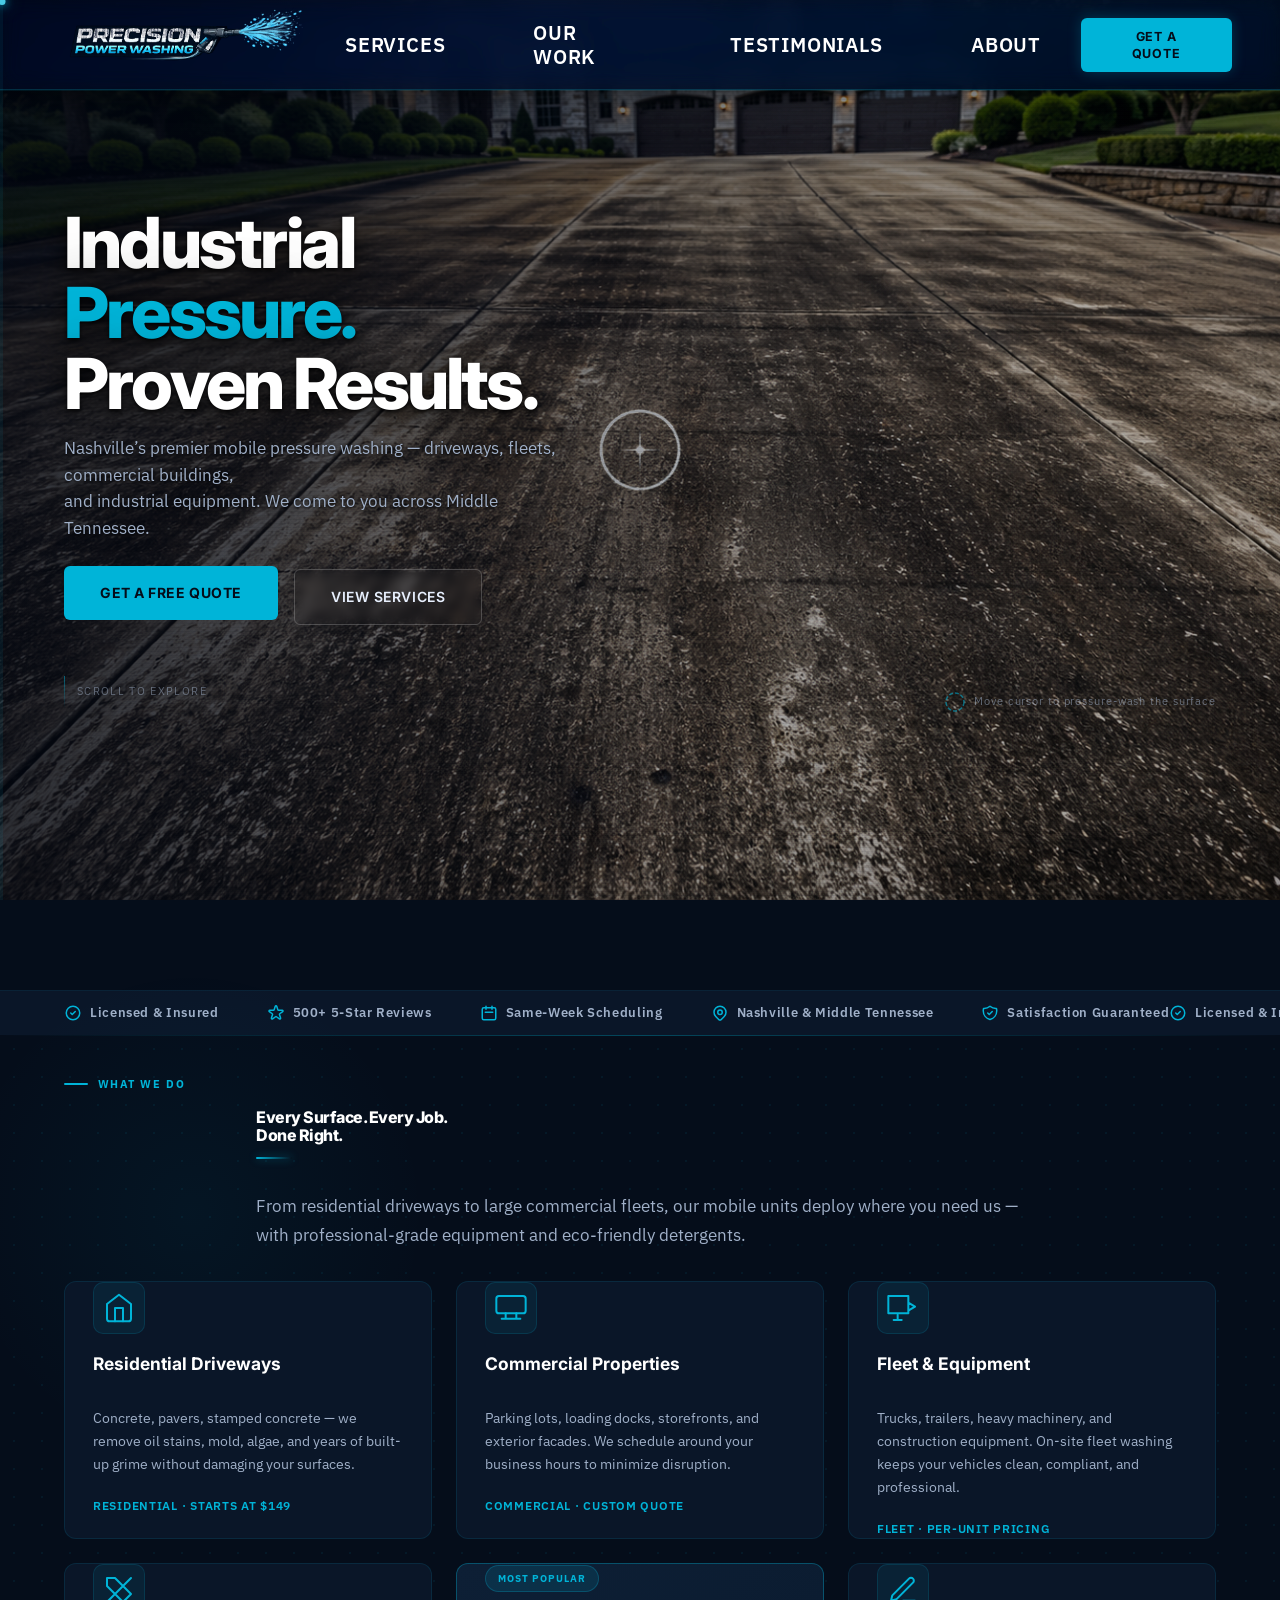
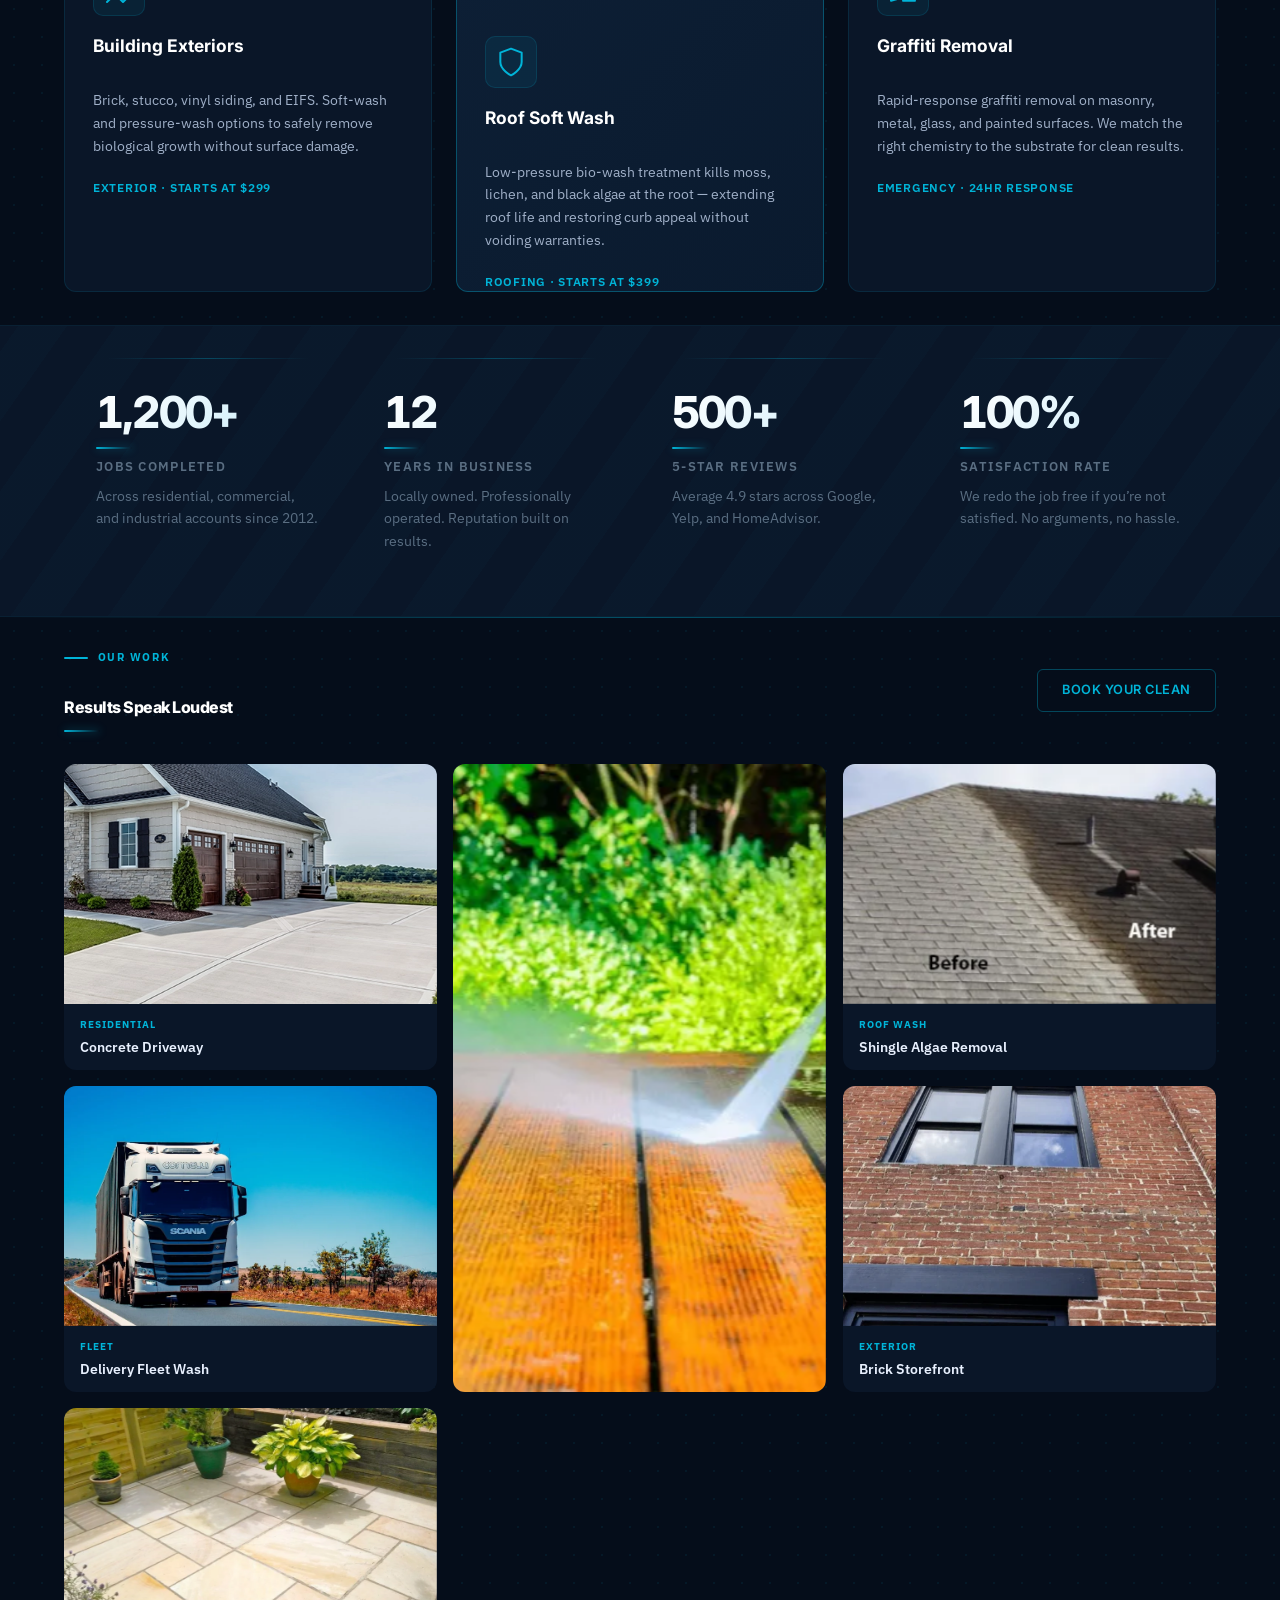
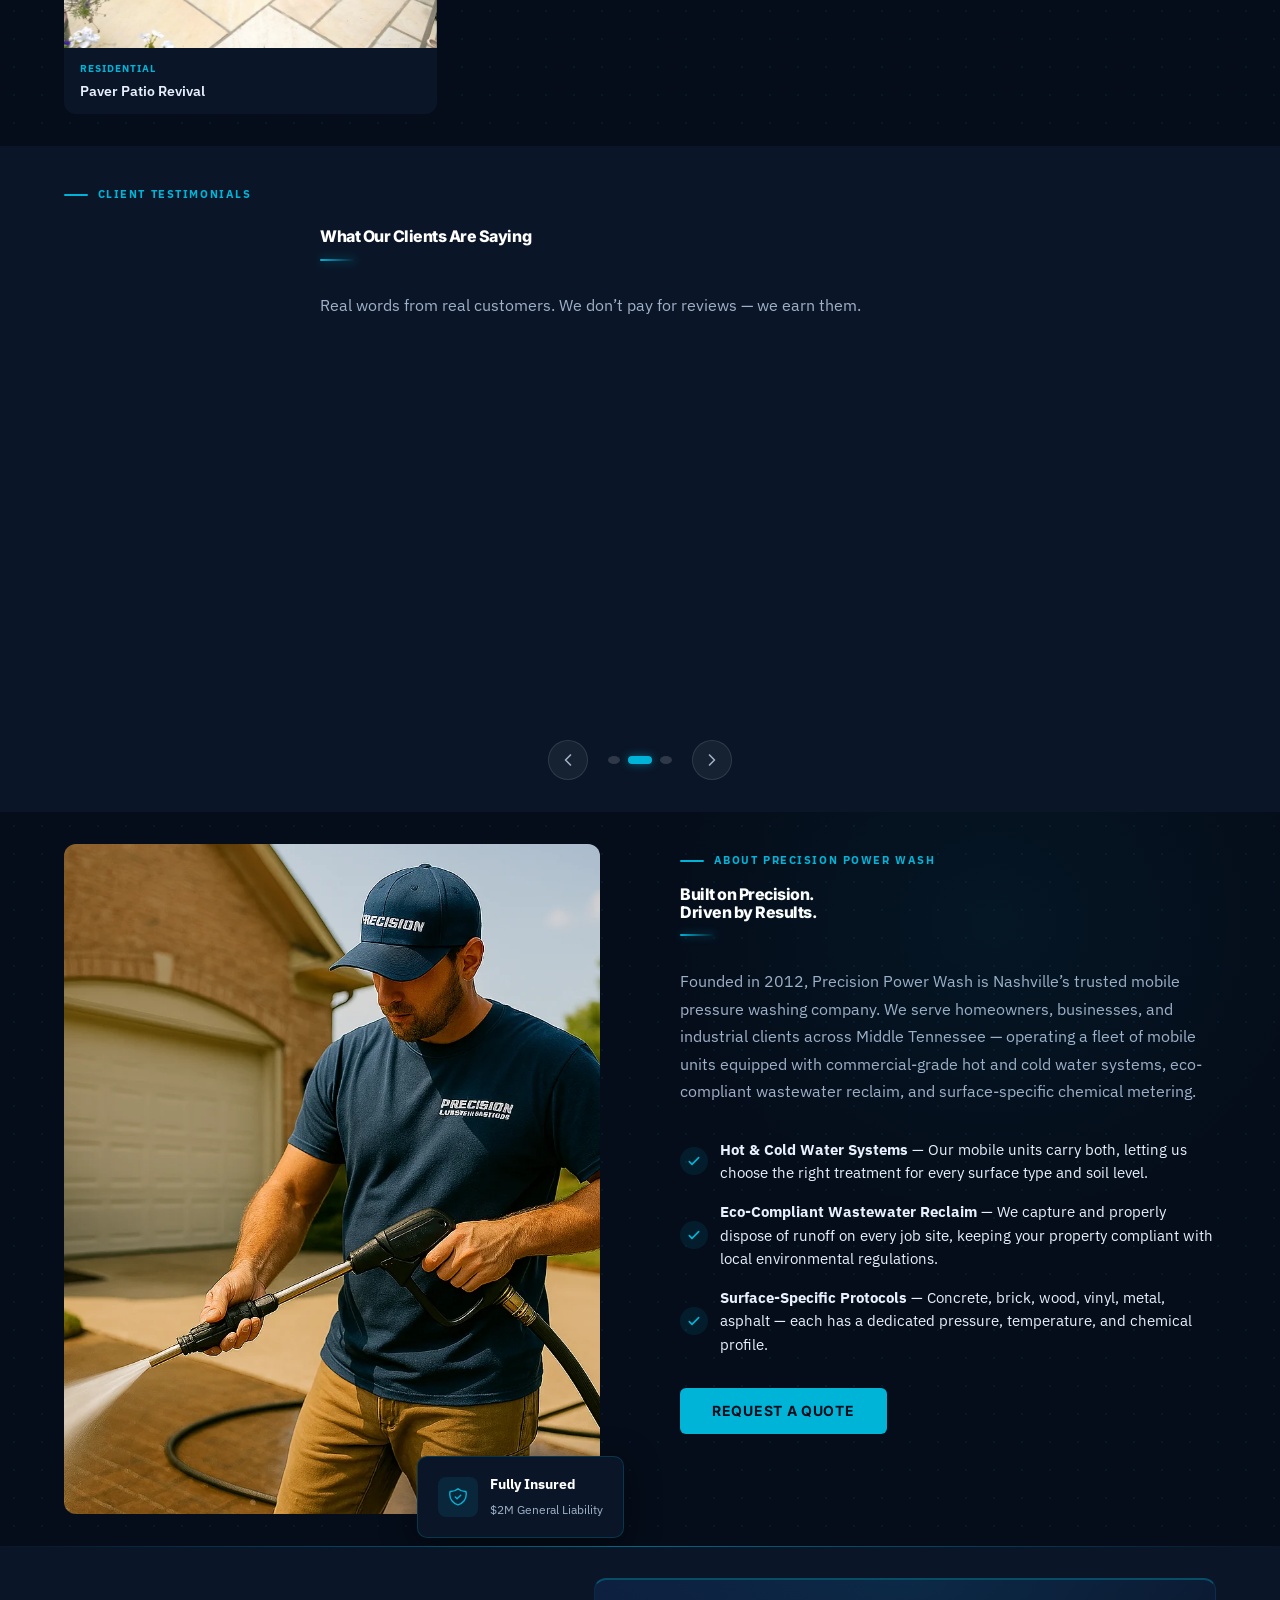
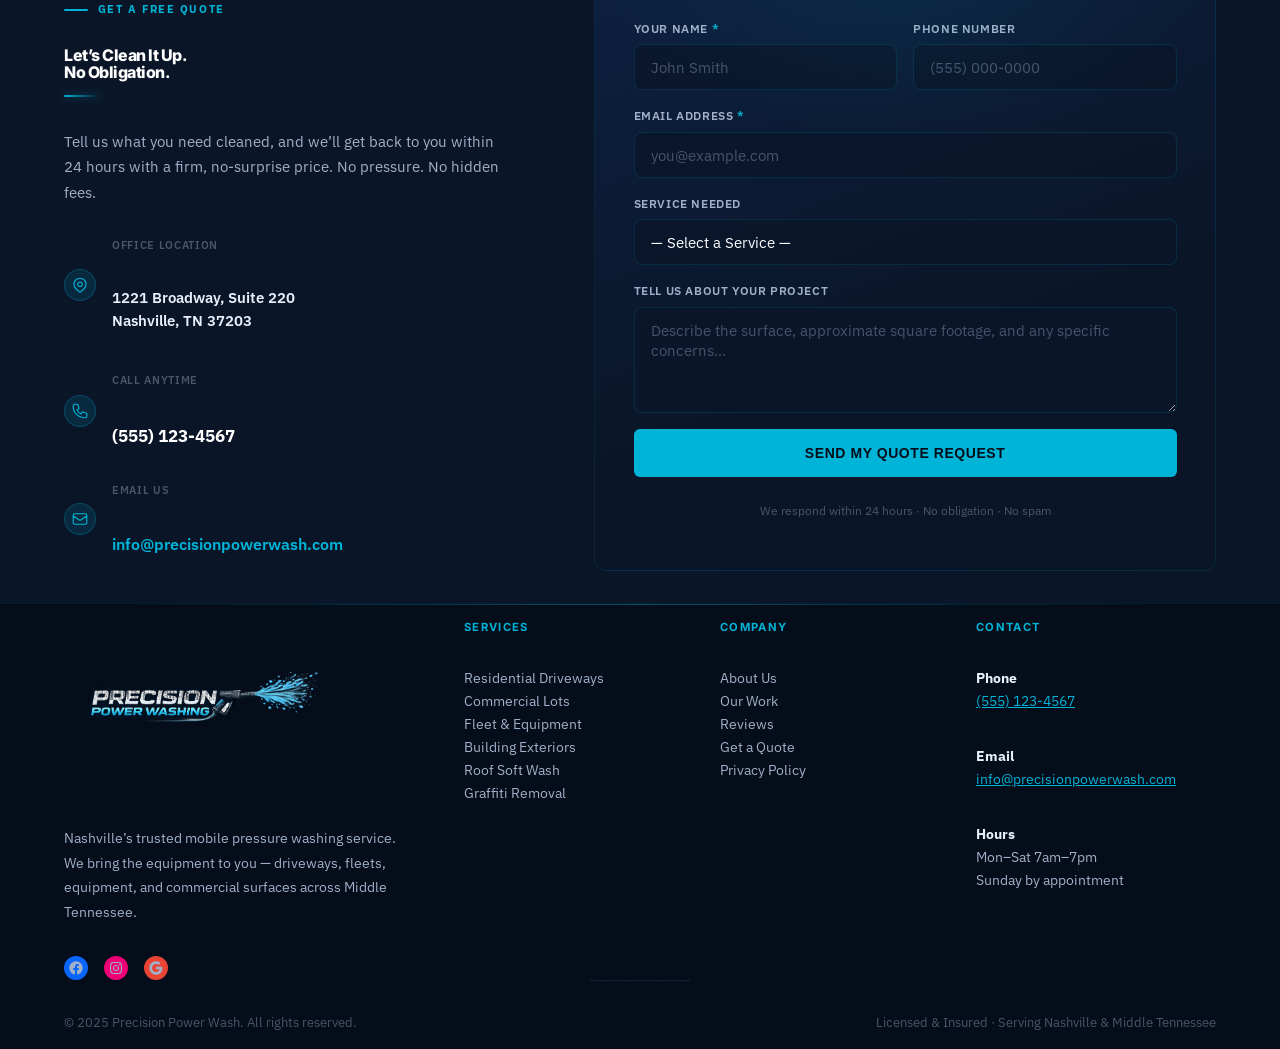
<file: index.html>
<!DOCTYPE html>
<html lang="en-US">
<head><meta charset="UTF-8">
	
	<meta name="viewport" content="width=device-width, initial-scale=1">
<meta name="robots" content="max-image-preview:large">
<title>Precision Power Wash — Professional Pressure Washing</title>

<link rel="icon" type="image/svg+xml" href="/wp-content/themes/precision-power-wash/assets/images/favicon.svg">
<link rel="shortcut icon"             href="/wp-content/themes/precision-power-wash/assets/images/favicon.svg">

<meta property="og:type"        content="website">
<meta property="og:site_name"   content="Precision Power Wash">
<meta property="og:title"       content="Precision Power Wash — Professional Pressure Washing">
<meta property="og:description" content="Residential &amp; commercial pressure washing services. Driveways, roofs, fleets &amp; more. Get a free quote today.">
<meta property="og:image"       content="/wp-content/themes/precision-power-wash/assets/images/og-image.svg">
<meta property="og:image:width" content="1200">
<meta property="og:image:height" content="630">

<meta name="twitter:card"        content="summary_large_image">
<meta name="twitter:title"       content="Precision Power Wash — Professional Pressure Washing">
<meta name="twitter:description" content="Residential &amp; commercial pressure washing services. Get a free quote today.">
<meta name="twitter:image"       content="/wp-content/themes/precision-power-wash/assets/images/og-image.svg">

<meta name="description" content="Residential &amp; commercial pressure washing services. Driveways, roofs, fleets &amp; more. Get a free quote today.">

<link rel="dns-prefetch" href="//fonts.googleapis.com">
<link rel="alternate" type="application/rss+xml" title="Precision Power Wash » Feed" href="/feed/">
<link rel="alternate" type="application/rss+xml" title="Precision Power Wash » Comments Feed" href="/comments/feed/">
<link rel="alternate" title="oEmbed (JSON)" type="application/json+oembed" href="/wp-json/oembed/1.0/embed?url=%2F">
<link rel="alternate" title="oEmbed (XML)" type="text/xml+oembed" href="/wp-json/oembed/1.0/embed?url=%2F&amp;format=xml">
<style id="wp-img-auto-sizes-contain-inline-css">
img:is([sizes=auto i],[sizes^="auto," i]){contain-intrinsic-size:3000px 1500px}
/*# sourceURL=wp-img-auto-sizes-contain-inline-css */
</style>
<style id="wp-block-image-inline-css">
.wp-block-image>a,.wp-block-image>figure>a{display:inline-block}.wp-block-image img{box-sizing:border-box;height:auto;max-width:100%;vertical-align:bottom}@media not (prefers-reduced-motion){.wp-block-image img.hide{visibility:hidden}.wp-block-image img.show{animation:show-content-image .4s}}.wp-block-image[style*=border-radius] img,.wp-block-image[style*=border-radius]>a{border-radius:inherit}.wp-block-image.has-custom-border img{box-sizing:border-box}.wp-block-image.aligncenter{text-align:center}.wp-block-image.alignfull>a,.wp-block-image.alignwide>a{width:100%}.wp-block-image.alignfull img,.wp-block-image.alignwide img{height:auto;width:100%}.wp-block-image .aligncenter,.wp-block-image .alignleft,.wp-block-image .alignright,.wp-block-image.aligncenter,.wp-block-image.alignleft,.wp-block-image.alignright{display:table}.wp-block-image .aligncenter>figcaption,.wp-block-image .alignleft>figcaption,.wp-block-image .alignright>figcaption,.wp-block-image.aligncenter>figcaption,.wp-block-image.alignleft>figcaption,.wp-block-image.alignright>figcaption{caption-side:bottom;display:table-caption}.wp-block-image .alignleft{float:left;margin:.5em 1em .5em 0}.wp-block-image .alignright{float:right;margin:.5em 0 .5em 1em}.wp-block-image .aligncenter{margin-left:auto;margin-right:auto}.wp-block-image :where(figcaption){margin-bottom:1em;margin-top:.5em}.wp-block-image.is-style-circle-mask img{border-radius:9999px}@supports ((-webkit-mask-image:none) or (mask-image:none)) or (-webkit-mask-image:none){.wp-block-image.is-style-circle-mask img{border-radius:0;-webkit-mask-image:url('data:image/svg+xml;utf8,<svg viewBox="0 0 100 100" xmlns="http://www.w3.org/2000/svg"><circle cx="50" cy="50" r="50"/></svg>');mask-image:url('data:image/svg+xml;utf8,<svg viewBox="0 0 100 100" xmlns="http://www.w3.org/2000/svg"><circle cx="50" cy="50" r="50"/></svg>');mask-mode:alpha;-webkit-mask-position:center;mask-position:center;-webkit-mask-repeat:no-repeat;mask-repeat:no-repeat;-webkit-mask-size:contain;mask-size:contain}}:root :where(.wp-block-image.is-style-rounded img,.wp-block-image .is-style-rounded img){border-radius:9999px}.wp-block-image figure{margin:0}.wp-lightbox-container{display:flex;flex-direction:column;position:relative}.wp-lightbox-container img{cursor:zoom-in}.wp-lightbox-container img:hover+button{opacity:1}.wp-lightbox-container button{align-items:center;backdrop-filter:blur(16px) saturate(180%);background-color:#5a5a5a40;border:none;border-radius:4px;cursor:zoom-in;display:flex;height:20px;justify-content:center;opacity:0;padding:0;position:absolute;right:16px;text-align:center;top:16px;width:20px;z-index:100}@media not (prefers-reduced-motion){.wp-lightbox-container button{transition:opacity .2s ease}}.wp-lightbox-container button:focus-visible{outline:3px auto #5a5a5a40;outline:3px auto -webkit-focus-ring-color;outline-offset:3px}.wp-lightbox-container button:hover{cursor:pointer;opacity:1}.wp-lightbox-container button:focus{opacity:1}.wp-lightbox-container button:focus,.wp-lightbox-container button:hover,.wp-lightbox-container button:not(:hover):not(:active):not(.has-background){background-color:#5a5a5a40;border:none}.wp-lightbox-overlay{box-sizing:border-box;cursor:zoom-out;height:100vh;left:0;overflow:hidden;position:fixed;top:0;visibility:hidden;width:100%;z-index:100000}.wp-lightbox-overlay .close-button{align-items:center;cursor:pointer;display:flex;justify-content:center;min-height:40px;min-width:40px;padding:0;position:absolute;right:calc(env(safe-area-inset-right) + 16px);top:calc(env(safe-area-inset-top) + 16px);z-index:5000000}.wp-lightbox-overlay .close-button:focus,.wp-lightbox-overlay .close-button:hover,.wp-lightbox-overlay .close-button:not(:hover):not(:active):not(.has-background){background:none;border:none}.wp-lightbox-overlay .lightbox-image-container{height:var(--wp--lightbox-container-height);left:50%;overflow:hidden;position:absolute;top:50%;transform:translate(-50%,-50%);transform-origin:top left;width:var(--wp--lightbox-container-width);z-index:9999999999}.wp-lightbox-overlay .wp-block-image{align-items:center;box-sizing:border-box;display:flex;height:100%;justify-content:center;margin:0;position:relative;transform-origin:0 0;width:100%;z-index:3000000}.wp-lightbox-overlay .wp-block-image img{height:var(--wp--lightbox-image-height);min-height:var(--wp--lightbox-image-height);min-width:var(--wp--lightbox-image-width);width:var(--wp--lightbox-image-width)}.wp-lightbox-overlay .wp-block-image figcaption{display:none}.wp-lightbox-overlay button{background:none;border:none}.wp-lightbox-overlay .scrim{background-color:#fff;height:100%;opacity:.9;position:absolute;width:100%;z-index:2000000}.wp-lightbox-overlay.active{visibility:visible}@media not (prefers-reduced-motion){.wp-lightbox-overlay.active{animation:turn-on-visibility .25s both}.wp-lightbox-overlay.active img{animation:turn-on-visibility .35s both}.wp-lightbox-overlay.show-closing-animation:not(.active){animation:turn-off-visibility .35s both}.wp-lightbox-overlay.show-closing-animation:not(.active) img{animation:turn-off-visibility .25s both}.wp-lightbox-overlay.zoom.active{animation:none;opacity:1;visibility:visible}.wp-lightbox-overlay.zoom.active .lightbox-image-container{animation:lightbox-zoom-in .4s}.wp-lightbox-overlay.zoom.active .lightbox-image-container img{animation:none}.wp-lightbox-overlay.zoom.active .scrim{animation:turn-on-visibility .4s forwards}.wp-lightbox-overlay.zoom.show-closing-animation:not(.active){animation:none}.wp-lightbox-overlay.zoom.show-closing-animation:not(.active) .lightbox-image-container{animation:lightbox-zoom-out .4s}.wp-lightbox-overlay.zoom.show-closing-animation:not(.active) .lightbox-image-container img{animation:none}.wp-lightbox-overlay.zoom.show-closing-animation:not(.active) .scrim{animation:turn-off-visibility .4s forwards}}@keyframes show-content-image{0%{visibility:hidden}99%{visibility:hidden}to{visibility:visible}}@keyframes turn-on-visibility{0%{opacity:0}to{opacity:1}}@keyframes turn-off-visibility{0%{opacity:1;visibility:visible}99%{opacity:0;visibility:visible}to{opacity:0;visibility:hidden}}@keyframes lightbox-zoom-in{0%{transform:translate(calc((-100vw + var(--wp--lightbox-scrollbar-width))/2 + var(--wp--lightbox-initial-left-position)),calc(-50vh + var(--wp--lightbox-initial-top-position))) scale(var(--wp--lightbox-scale))}to{transform:translate(-50%,-50%) scale(1)}}@keyframes lightbox-zoom-out{0%{transform:translate(-50%,-50%) scale(1);visibility:visible}99%{visibility:visible}to{transform:translate(calc((-100vw + var(--wp--lightbox-scrollbar-width))/2 + var(--wp--lightbox-initial-left-position)),calc(-50vh + var(--wp--lightbox-initial-top-position))) scale(var(--wp--lightbox-scale));visibility:hidden}}
/*# sourceURL=/wp-includes/blocks/image/style.min.css */
</style>
<style id="wp-block-image-theme-inline-css">
:root :where(.wp-block-image figcaption){color:#555;font-size:13px;text-align:center}.is-dark-theme :root :where(.wp-block-image figcaption){color:#ffffffa6}.wp-block-image{margin:0 0 1em}
/*# sourceURL=/wp-includes/blocks/image/theme.min.css */
</style>
<style id="wp-block-group-inline-css">
.wp-block-group{box-sizing:border-box}:where(.wp-block-group.wp-block-group-is-layout-constrained){position:relative}
/*# sourceURL=/wp-includes/blocks/group/style.min.css */
</style>
<style id="wp-block-group-theme-inline-css">
:where(.wp-block-group.has-background){padding:1.25em 2.375em}
/*# sourceURL=/wp-includes/blocks/group/theme.min.css */
</style>
<style id="wp-block-navigation-link-inline-css">
.wp-block-navigation .wp-block-navigation-item__label{overflow-wrap:break-word}.wp-block-navigation .wp-block-navigation-item__description{display:none}.link-ui-tools{outline:1px solid #f0f0f0;padding:8px}.link-ui-block-inserter{padding-top:8px}.link-ui-block-inserter__back{margin-left:8px;text-transform:uppercase}
/*# sourceURL=/wp-includes/blocks/navigation-link/style.min.css */
</style>
<link rel="stylesheet" id="wp-block-navigation-css" href="/wp-includes/blocks/navigation/style.min.css?ver=6.9.4" media="all">
<style id="wp-block-button-inline-css">
.wp-block-button__link{align-content:center;box-sizing:border-box;cursor:pointer;display:inline-block;height:100%;text-align:center;word-break:break-word}.wp-block-button__link.aligncenter{text-align:center}.wp-block-button__link.alignright{text-align:right}:where(.wp-block-button__link){border-radius:9999px;box-shadow:none;padding:calc(.667em + 2px) calc(1.333em + 2px);text-decoration:none}.wp-block-button[style*=text-decoration] .wp-block-button__link{text-decoration:inherit}.wp-block-buttons>.wp-block-button.has-custom-width{max-width:none}.wp-block-buttons>.wp-block-button.has-custom-width .wp-block-button__link{width:100%}.wp-block-buttons>.wp-block-button.has-custom-font-size .wp-block-button__link{font-size:inherit}.wp-block-buttons>.wp-block-button.wp-block-button__width-25{width:calc(25% - var(--wp--style--block-gap, .5em)*.75)}.wp-block-buttons>.wp-block-button.wp-block-button__width-50{width:calc(50% - var(--wp--style--block-gap, .5em)*.5)}.wp-block-buttons>.wp-block-button.wp-block-button__width-75{width:calc(75% - var(--wp--style--block-gap, .5em)*.25)}.wp-block-buttons>.wp-block-button.wp-block-button__width-100{flex-basis:100%;width:100%}.wp-block-buttons.is-vertical>.wp-block-button.wp-block-button__width-25{width:25%}.wp-block-buttons.is-vertical>.wp-block-button.wp-block-button__width-50{width:50%}.wp-block-buttons.is-vertical>.wp-block-button.wp-block-button__width-75{width:75%}.wp-block-button.is-style-squared,.wp-block-button__link.wp-block-button.is-style-squared{border-radius:0}.wp-block-button.no-border-radius,.wp-block-button__link.no-border-radius{border-radius:0!important}:root :where(.wp-block-button .wp-block-button__link.is-style-outline),:root :where(.wp-block-button.is-style-outline>.wp-block-button__link){border:2px solid;padding:.667em 1.333em}:root :where(.wp-block-button .wp-block-button__link.is-style-outline:not(.has-text-color)),:root :where(.wp-block-button.is-style-outline>.wp-block-button__link:not(.has-text-color)){color:currentColor}:root :where(.wp-block-button .wp-block-button__link.is-style-outline:not(.has-background)),:root :where(.wp-block-button.is-style-outline>.wp-block-button__link:not(.has-background)){background-color:initial;background-image:none}
/*# sourceURL=/wp-includes/blocks/button/style.min.css */
</style>
<style id="wp-block-buttons-inline-css">
.wp-block-buttons{box-sizing:border-box}.wp-block-buttons.is-vertical{flex-direction:column}.wp-block-buttons.is-vertical>.wp-block-button:last-child{margin-bottom:0}.wp-block-buttons>.wp-block-button{display:inline-block;margin:0}.wp-block-buttons.is-content-justification-left{justify-content:flex-start}.wp-block-buttons.is-content-justification-left.is-vertical{align-items:flex-start}.wp-block-buttons.is-content-justification-center{justify-content:center}.wp-block-buttons.is-content-justification-center.is-vertical{align-items:center}.wp-block-buttons.is-content-justification-right{justify-content:flex-end}.wp-block-buttons.is-content-justification-right.is-vertical{align-items:flex-end}.wp-block-buttons.is-content-justification-space-between{justify-content:space-between}.wp-block-buttons.aligncenter{text-align:center}.wp-block-buttons:not(.is-content-justification-space-between,.is-content-justification-right,.is-content-justification-left,.is-content-justification-center) .wp-block-button.aligncenter{margin-left:auto;margin-right:auto;width:100%}.wp-block-buttons[style*=text-decoration] .wp-block-button,.wp-block-buttons[style*=text-decoration] .wp-block-button__link{text-decoration:inherit}.wp-block-buttons.has-custom-font-size .wp-block-button__link{font-size:inherit}.wp-block-buttons .wp-block-button__link{width:100%}.wp-block-button.aligncenter{text-align:center}
/*# sourceURL=/wp-includes/blocks/buttons/style.min.css */
</style>
<style id="wp-block-template-part-theme-inline-css">
:root :where(.wp-block-template-part.has-background){margin-bottom:0;margin-top:0;padding:1.25em 2.375em}
/*# sourceURL=/wp-includes/blocks/template-part/theme.min.css */
</style>
<style id="wp-block-heading-inline-css">
h1:where(.wp-block-heading).has-background,h2:where(.wp-block-heading).has-background,h3:where(.wp-block-heading).has-background,h4:where(.wp-block-heading).has-background,h5:where(.wp-block-heading).has-background,h6:where(.wp-block-heading).has-background{padding:1.25em 2.375em}h1.has-text-align-left[style*=writing-mode]:where([style*=vertical-lr]),h1.has-text-align-right[style*=writing-mode]:where([style*=vertical-rl]),h2.has-text-align-left[style*=writing-mode]:where([style*=vertical-lr]),h2.has-text-align-right[style*=writing-mode]:where([style*=vertical-rl]),h3.has-text-align-left[style*=writing-mode]:where([style*=vertical-lr]),h3.has-text-align-right[style*=writing-mode]:where([style*=vertical-rl]),h4.has-text-align-left[style*=writing-mode]:where([style*=vertical-lr]),h4.has-text-align-right[style*=writing-mode]:where([style*=vertical-rl]),h5.has-text-align-left[style*=writing-mode]:where([style*=vertical-lr]),h5.has-text-align-right[style*=writing-mode]:where([style*=vertical-rl]),h6.has-text-align-left[style*=writing-mode]:where([style*=vertical-lr]),h6.has-text-align-right[style*=writing-mode]:where([style*=vertical-rl]){rotate:180deg}
/*# sourceURL=/wp-includes/blocks/heading/style.min.css */
</style>
<style id="wp-block-paragraph-inline-css">
.is-small-text{font-size:.875em}.is-regular-text{font-size:1em}.is-large-text{font-size:2.25em}.is-larger-text{font-size:3em}.has-drop-cap:not(:focus):first-letter{float:left;font-size:8.4em;font-style:normal;font-weight:100;line-height:.68;margin:.05em .1em 0 0;text-transform:uppercase}body.rtl .has-drop-cap:not(:focus):first-letter{float:none;margin-left:.1em}p.has-drop-cap.has-background{overflow:hidden}:root :where(p.has-background){padding:1.25em 2.375em}:where(p.has-text-color:not(.has-link-color)) a{color:inherit}p.has-text-align-left[style*="writing-mode:vertical-lr"],p.has-text-align-right[style*="writing-mode:vertical-rl"]{rotate:180deg}
/*# sourceURL=/wp-includes/blocks/paragraph/style.min.css */
</style>
<style id="wp-block-columns-inline-css">
.wp-block-columns{box-sizing:border-box;display:flex;flex-wrap:wrap!important}@media (min-width:782px){.wp-block-columns{flex-wrap:nowrap!important}}.wp-block-columns{align-items:normal!important}.wp-block-columns.are-vertically-aligned-top{align-items:flex-start}.wp-block-columns.are-vertically-aligned-center{align-items:center}.wp-block-columns.are-vertically-aligned-bottom{align-items:flex-end}@media (max-width:781px){.wp-block-columns:not(.is-not-stacked-on-mobile)>.wp-block-column{flex-basis:100%!important}}@media (min-width:782px){.wp-block-columns:not(.is-not-stacked-on-mobile)>.wp-block-column{flex-basis:0;flex-grow:1}.wp-block-columns:not(.is-not-stacked-on-mobile)>.wp-block-column[style*=flex-basis]{flex-grow:0}}.wp-block-columns.is-not-stacked-on-mobile{flex-wrap:nowrap!important}.wp-block-columns.is-not-stacked-on-mobile>.wp-block-column{flex-basis:0;flex-grow:1}.wp-block-columns.is-not-stacked-on-mobile>.wp-block-column[style*=flex-basis]{flex-grow:0}:where(.wp-block-columns){margin-bottom:1.75em}:where(.wp-block-columns.has-background){padding:1.25em 2.375em}.wp-block-column{flex-grow:1;min-width:0;overflow-wrap:break-word;word-break:break-word}.wp-block-column.is-vertically-aligned-top{align-self:flex-start}.wp-block-column.is-vertically-aligned-center{align-self:center}.wp-block-column.is-vertically-aligned-bottom{align-self:flex-end}.wp-block-column.is-vertically-aligned-stretch{align-self:stretch}.wp-block-column.is-vertically-aligned-bottom,.wp-block-column.is-vertically-aligned-center,.wp-block-column.is-vertically-aligned-top{width:100%}
/*# sourceURL=/wp-includes/blocks/columns/style.min.css */
</style>
<style id="wp-block-social-links-inline-css">
.wp-block-social-links{background:none;box-sizing:border-box;margin-left:0;padding-left:0;padding-right:0;text-indent:0}.wp-block-social-links .wp-social-link a,.wp-block-social-links .wp-social-link a:hover{border-bottom:0;box-shadow:none;text-decoration:none}.wp-block-social-links .wp-social-link svg{height:1em;width:1em}.wp-block-social-links .wp-social-link span:not(.screen-reader-text){font-size:.65em;margin-left:.5em;margin-right:.5em}.wp-block-social-links.has-small-icon-size{font-size:16px}.wp-block-social-links,.wp-block-social-links.has-normal-icon-size{font-size:24px}.wp-block-social-links.has-large-icon-size{font-size:36px}.wp-block-social-links.has-huge-icon-size{font-size:48px}.wp-block-social-links.aligncenter{display:flex;justify-content:center}.wp-block-social-links.alignright{justify-content:flex-end}.wp-block-social-link{border-radius:9999px;display:block}@media not (prefers-reduced-motion){.wp-block-social-link{transition:transform .1s ease}}.wp-block-social-link{height:auto}.wp-block-social-link a{align-items:center;display:flex;line-height:0}.wp-block-social-link:hover{transform:scale(1.1)}.wp-block-social-links .wp-block-social-link.wp-social-link{display:inline-block;margin:0;padding:0}.wp-block-social-links .wp-block-social-link.wp-social-link .wp-block-social-link-anchor,.wp-block-social-links .wp-block-social-link.wp-social-link .wp-block-social-link-anchor svg,.wp-block-social-links .wp-block-social-link.wp-social-link .wp-block-social-link-anchor:active,.wp-block-social-links .wp-block-social-link.wp-social-link .wp-block-social-link-anchor:hover,.wp-block-social-links .wp-block-social-link.wp-social-link .wp-block-social-link-anchor:visited{color:currentColor;fill:currentColor}:where(.wp-block-social-links:not(.is-style-logos-only)) .wp-social-link{background-color:#f0f0f0;color:#444}:where(.wp-block-social-links:not(.is-style-logos-only)) .wp-social-link-amazon{background-color:#f90;color:#fff}:where(.wp-block-social-links:not(.is-style-logos-only)) .wp-social-link-bandcamp{background-color:#1ea0c3;color:#fff}:where(.wp-block-social-links:not(.is-style-logos-only)) .wp-social-link-behance{background-color:#0757fe;color:#fff}:where(.wp-block-social-links:not(.is-style-logos-only)) .wp-social-link-bluesky{background-color:#0a7aff;color:#fff}:where(.wp-block-social-links:not(.is-style-logos-only)) .wp-social-link-codepen{background-color:#1e1f26;color:#fff}:where(.wp-block-social-links:not(.is-style-logos-only)) .wp-social-link-deviantart{background-color:#02e49b;color:#fff}:where(.wp-block-social-links:not(.is-style-logos-only)) .wp-social-link-discord{background-color:#5865f2;color:#fff}:where(.wp-block-social-links:not(.is-style-logos-only)) .wp-social-link-dribbble{background-color:#e94c89;color:#fff}:where(.wp-block-social-links:not(.is-style-logos-only)) .wp-social-link-dropbox{background-color:#4280ff;color:#fff}:where(.wp-block-social-links:not(.is-style-logos-only)) .wp-social-link-etsy{background-color:#f45800;color:#fff}:where(.wp-block-social-links:not(.is-style-logos-only)) .wp-social-link-facebook{background-color:#0866ff;color:#fff}:where(.wp-block-social-links:not(.is-style-logos-only)) .wp-social-link-fivehundredpx{background-color:#000;color:#fff}:where(.wp-block-social-links:not(.is-style-logos-only)) .wp-social-link-flickr{background-color:#0461dd;color:#fff}:where(.wp-block-social-links:not(.is-style-logos-only)) .wp-social-link-foursquare{background-color:#e65678;color:#fff}:where(.wp-block-social-links:not(.is-style-logos-only)) .wp-social-link-github{background-color:#24292d;color:#fff}:where(.wp-block-social-links:not(.is-style-logos-only)) .wp-social-link-goodreads{background-color:#eceadd;color:#382110}:where(.wp-block-social-links:not(.is-style-logos-only)) .wp-social-link-google{background-color:#ea4434;color:#fff}:where(.wp-block-social-links:not(.is-style-logos-only)) .wp-social-link-gravatar{background-color:#1d4fc4;color:#fff}:where(.wp-block-social-links:not(.is-style-logos-only)) .wp-social-link-instagram{background-color:#f00075;color:#fff}:where(.wp-block-social-links:not(.is-style-logos-only)) .wp-social-link-lastfm{background-color:#e21b24;color:#fff}:where(.wp-block-social-links:not(.is-style-logos-only)) .wp-social-link-linkedin{background-color:#0d66c2;color:#fff}:where(.wp-block-social-links:not(.is-style-logos-only)) .wp-social-link-mastodon{background-color:#3288d4;color:#fff}:where(.wp-block-social-links:not(.is-style-logos-only)) .wp-social-link-medium{background-color:#000;color:#fff}:where(.wp-block-social-links:not(.is-style-logos-only)) .wp-social-link-meetup{background-color:#f6405f;color:#fff}:where(.wp-block-social-links:not(.is-style-logos-only)) .wp-social-link-patreon{background-color:#000;color:#fff}:where(.wp-block-social-links:not(.is-style-logos-only)) .wp-social-link-pinterest{background-color:#e60122;color:#fff}:where(.wp-block-social-links:not(.is-style-logos-only)) .wp-social-link-pocket{background-color:#ef4155;color:#fff}:where(.wp-block-social-links:not(.is-style-logos-only)) .wp-social-link-reddit{background-color:#ff4500;color:#fff}:where(.wp-block-social-links:not(.is-style-logos-only)) .wp-social-link-skype{background-color:#0478d7;color:#fff}:where(.wp-block-social-links:not(.is-style-logos-only)) .wp-social-link-snapchat{background-color:#fefc00;color:#fff;stroke:#000}:where(.wp-block-social-links:not(.is-style-logos-only)) .wp-social-link-soundcloud{background-color:#ff5600;color:#fff}:where(.wp-block-social-links:not(.is-style-logos-only)) .wp-social-link-spotify{background-color:#1bd760;color:#fff}:where(.wp-block-social-links:not(.is-style-logos-only)) .wp-social-link-telegram{background-color:#2aabee;color:#fff}:where(.wp-block-social-links:not(.is-style-logos-only)) .wp-social-link-threads{background-color:#000;color:#fff}:where(.wp-block-social-links:not(.is-style-logos-only)) .wp-social-link-tiktok{background-color:#000;color:#fff}:where(.wp-block-social-links:not(.is-style-logos-only)) .wp-social-link-tumblr{background-color:#011835;color:#fff}:where(.wp-block-social-links:not(.is-style-logos-only)) .wp-social-link-twitch{background-color:#6440a4;color:#fff}:where(.wp-block-social-links:not(.is-style-logos-only)) .wp-social-link-twitter{background-color:#1da1f2;color:#fff}:where(.wp-block-social-links:not(.is-style-logos-only)) .wp-social-link-vimeo{background-color:#1eb7ea;color:#fff}:where(.wp-block-social-links:not(.is-style-logos-only)) .wp-social-link-vk{background-color:#4680c2;color:#fff}:where(.wp-block-social-links:not(.is-style-logos-only)) .wp-social-link-wordpress{background-color:#3499cd;color:#fff}:where(.wp-block-social-links:not(.is-style-logos-only)) .wp-social-link-whatsapp{background-color:#25d366;color:#fff}:where(.wp-block-social-links:not(.is-style-logos-only)) .wp-social-link-x{background-color:#000;color:#fff}:where(.wp-block-social-links:not(.is-style-logos-only)) .wp-social-link-yelp{background-color:#d32422;color:#fff}:where(.wp-block-social-links:not(.is-style-logos-only)) .wp-social-link-youtube{background-color:red;color:#fff}:where(.wp-block-social-links.is-style-logos-only) .wp-social-link{background:none}:where(.wp-block-social-links.is-style-logos-only) .wp-social-link svg{height:1.25em;width:1.25em}:where(.wp-block-social-links.is-style-logos-only) .wp-social-link-amazon{color:#f90}:where(.wp-block-social-links.is-style-logos-only) .wp-social-link-bandcamp{color:#1ea0c3}:where(.wp-block-social-links.is-style-logos-only) .wp-social-link-behance{color:#0757fe}:where(.wp-block-social-links.is-style-logos-only) .wp-social-link-bluesky{color:#0a7aff}:where(.wp-block-social-links.is-style-logos-only) .wp-social-link-codepen{color:#1e1f26}:where(.wp-block-social-links.is-style-logos-only) .wp-social-link-deviantart{color:#02e49b}:where(.wp-block-social-links.is-style-logos-only) .wp-social-link-discord{color:#5865f2}:where(.wp-block-social-links.is-style-logos-only) .wp-social-link-dribbble{color:#e94c89}:where(.wp-block-social-links.is-style-logos-only) .wp-social-link-dropbox{color:#4280ff}:where(.wp-block-social-links.is-style-logos-only) .wp-social-link-etsy{color:#f45800}:where(.wp-block-social-links.is-style-logos-only) .wp-social-link-facebook{color:#0866ff}:where(.wp-block-social-links.is-style-logos-only) .wp-social-link-fivehundredpx{color:#000}:where(.wp-block-social-links.is-style-logos-only) .wp-social-link-flickr{color:#0461dd}:where(.wp-block-social-links.is-style-logos-only) .wp-social-link-foursquare{color:#e65678}:where(.wp-block-social-links.is-style-logos-only) .wp-social-link-github{color:#24292d}:where(.wp-block-social-links.is-style-logos-only) .wp-social-link-goodreads{color:#382110}:where(.wp-block-social-links.is-style-logos-only) .wp-social-link-google{color:#ea4434}:where(.wp-block-social-links.is-style-logos-only) .wp-social-link-gravatar{color:#1d4fc4}:where(.wp-block-social-links.is-style-logos-only) .wp-social-link-instagram{color:#f00075}:where(.wp-block-social-links.is-style-logos-only) .wp-social-link-lastfm{color:#e21b24}:where(.wp-block-social-links.is-style-logos-only) .wp-social-link-linkedin{color:#0d66c2}:where(.wp-block-social-links.is-style-logos-only) .wp-social-link-mastodon{color:#3288d4}:where(.wp-block-social-links.is-style-logos-only) .wp-social-link-medium{color:#000}:where(.wp-block-social-links.is-style-logos-only) .wp-social-link-meetup{color:#f6405f}:where(.wp-block-social-links.is-style-logos-only) .wp-social-link-patreon{color:#000}:where(.wp-block-social-links.is-style-logos-only) .wp-social-link-pinterest{color:#e60122}:where(.wp-block-social-links.is-style-logos-only) .wp-social-link-pocket{color:#ef4155}:where(.wp-block-social-links.is-style-logos-only) .wp-social-link-reddit{color:#ff4500}:where(.wp-block-social-links.is-style-logos-only) .wp-social-link-skype{color:#0478d7}:where(.wp-block-social-links.is-style-logos-only) .wp-social-link-snapchat{color:#fff;stroke:#000}:where(.wp-block-social-links.is-style-logos-only) .wp-social-link-soundcloud{color:#ff5600}:where(.wp-block-social-links.is-style-logos-only) .wp-social-link-spotify{color:#1bd760}:where(.wp-block-social-links.is-style-logos-only) .wp-social-link-telegram{color:#2aabee}:where(.wp-block-social-links.is-style-logos-only) .wp-social-link-threads{color:#000}:where(.wp-block-social-links.is-style-logos-only) .wp-social-link-tiktok{color:#000}:where(.wp-block-social-links.is-style-logos-only) .wp-social-link-tumblr{color:#011835}:where(.wp-block-social-links.is-style-logos-only) .wp-social-link-twitch{color:#6440a4}:where(.wp-block-social-links.is-style-logos-only) .wp-social-link-twitter{color:#1da1f2}:where(.wp-block-social-links.is-style-logos-only) .wp-social-link-vimeo{color:#1eb7ea}:where(.wp-block-social-links.is-style-logos-only) .wp-social-link-vk{color:#4680c2}:where(.wp-block-social-links.is-style-logos-only) .wp-social-link-whatsapp{color:#25d366}:where(.wp-block-social-links.is-style-logos-only) .wp-social-link-wordpress{color:#3499cd}:where(.wp-block-social-links.is-style-logos-only) .wp-social-link-x{color:#000}:where(.wp-block-social-links.is-style-logos-only) .wp-social-link-yelp{color:#d32422}:where(.wp-block-social-links.is-style-logos-only) .wp-social-link-youtube{color:red}.wp-block-social-links.is-style-pill-shape .wp-social-link{width:auto}:root :where(.wp-block-social-links .wp-social-link a){padding:.25em}:root :where(.wp-block-social-links.is-style-logos-only .wp-social-link a){padding:0}:root :where(.wp-block-social-links.is-style-pill-shape .wp-social-link a){padding-left:.6666666667em;padding-right:.6666666667em}.wp-block-social-links:not(.has-icon-color):not(.has-icon-background-color) .wp-social-link-snapchat .wp-block-social-link-label{color:#000}
/*# sourceURL=/wp-includes/blocks/social-links/style.min.css */
</style>
<style id="wp-block-list-inline-css">
ol,ul{box-sizing:border-box}:root :where(.wp-block-list.has-background){padding:1.25em 2.375em}
/*# sourceURL=/wp-includes/blocks/list/style.min.css */
</style>
<style id="wp-block-separator-inline-css">
@charset "UTF-8";.wp-block-separator{border:none;border-top:2px solid}:root :where(.wp-block-separator.is-style-dots){height:auto;line-height:1;text-align:center}:root :where(.wp-block-separator.is-style-dots):before{color:currentColor;content:"···";font-family:serif;font-size:1.5em;letter-spacing:2em;padding-left:2em}.wp-block-separator.is-style-dots{background:none!important;border:none!important}
/*# sourceURL=/wp-includes/blocks/separator/style.min.css */
</style>
<style id="wp-block-separator-theme-inline-css">
.wp-block-separator.has-css-opacity{opacity:.4}.wp-block-separator{border:none;border-bottom:2px solid;margin-left:auto;margin-right:auto}.wp-block-separator.has-alpha-channel-opacity{opacity:1}.wp-block-separator:not(.is-style-wide):not(.is-style-dots){width:100px}.wp-block-separator.has-background:not(.is-style-dots){border-bottom:none;height:1px}.wp-block-separator.has-background:not(.is-style-wide):not(.is-style-dots){height:2px}
/*# sourceURL=/wp-includes/blocks/separator/theme.min.css */
</style>
<style id="wp-block-library-inline-css">
:root{--wp-block-synced-color:#7a00df;--wp-block-synced-color--rgb:122,0,223;--wp-bound-block-color:var(--wp-block-synced-color);--wp-editor-canvas-background:#ddd;--wp-admin-theme-color:#007cba;--wp-admin-theme-color--rgb:0,124,186;--wp-admin-theme-color-darker-10:#006ba1;--wp-admin-theme-color-darker-10--rgb:0,107,160.5;--wp-admin-theme-color-darker-20:#005a87;--wp-admin-theme-color-darker-20--rgb:0,90,135;--wp-admin-border-width-focus:2px}@media (min-resolution:192dpi){:root{--wp-admin-border-width-focus:1.5px}}.wp-element-button{cursor:pointer}:root .has-very-light-gray-background-color{background-color:#eee}:root .has-very-dark-gray-background-color{background-color:#313131}:root .has-very-light-gray-color{color:#eee}:root .has-very-dark-gray-color{color:#313131}:root .has-vivid-green-cyan-to-vivid-cyan-blue-gradient-background{background:linear-gradient(135deg,#00d084,#0693e3)}:root .has-purple-crush-gradient-background{background:linear-gradient(135deg,#34e2e4,#4721fb 50%,#ab1dfe)}:root .has-hazy-dawn-gradient-background{background:linear-gradient(135deg,#faaca8,#dad0ec)}:root .has-subdued-olive-gradient-background{background:linear-gradient(135deg,#fafae1,#67a671)}:root .has-atomic-cream-gradient-background{background:linear-gradient(135deg,#fdd79a,#004a59)}:root .has-nightshade-gradient-background{background:linear-gradient(135deg,#330968,#31cdcf)}:root .has-midnight-gradient-background{background:linear-gradient(135deg,#020381,#2874fc)}:root{--wp--preset--font-size--normal:16px;--wp--preset--font-size--huge:42px}.has-regular-font-size{font-size:1em}.has-larger-font-size{font-size:2.625em}.has-normal-font-size{font-size:var(--wp--preset--font-size--normal)}.has-huge-font-size{font-size:var(--wp--preset--font-size--huge)}.has-text-align-center{text-align:center}.has-text-align-left{text-align:left}.has-text-align-right{text-align:right}.has-fit-text{white-space:nowrap!important}#end-resizable-editor-section{display:none}.aligncenter{clear:both}.items-justified-left{justify-content:flex-start}.items-justified-center{justify-content:center}.items-justified-right{justify-content:flex-end}.items-justified-space-between{justify-content:space-between}.screen-reader-text{border:0;clip-path:inset(50%);height:1px;margin:-1px;overflow:hidden;padding:0;position:absolute;width:1px;word-wrap:normal!important}.screen-reader-text:focus{background-color:#ddd;clip-path:none;color:#444;display:block;font-size:1em;height:auto;left:5px;line-height:normal;padding:15px 23px 14px;text-decoration:none;top:5px;width:auto;z-index:100000}html :where(.has-border-color){border-style:solid}html :where([style*=border-top-color]){border-top-style:solid}html :where([style*=border-right-color]){border-right-style:solid}html :where([style*=border-bottom-color]){border-bottom-style:solid}html :where([style*=border-left-color]){border-left-style:solid}html :where([style*=border-width]){border-style:solid}html :where([style*=border-top-width]){border-top-style:solid}html :where([style*=border-right-width]){border-right-style:solid}html :where([style*=border-bottom-width]){border-bottom-style:solid}html :where([style*=border-left-width]){border-left-style:solid}html :where(img[class*=wp-image-]){height:auto;max-width:100%}:where(figure){margin:0 0 1em}html :where(.is-position-sticky){--wp-admin--admin-bar--position-offset:var(--wp-admin--admin-bar--height,0px)}@media screen and (max-width:600px){html :where(.is-position-sticky){--wp-admin--admin-bar--position-offset:0px}}
/*# sourceURL=/wp-includes/css/dist/block-library/common.min.css */
</style>
<style id="global-styles-inline-css">
:root{--wp--preset--aspect-ratio--square: 1;--wp--preset--aspect-ratio--4-3: 4/3;--wp--preset--aspect-ratio--3-4: 3/4;--wp--preset--aspect-ratio--3-2: 3/2;--wp--preset--aspect-ratio--2-3: 2/3;--wp--preset--aspect-ratio--16-9: 16/9;--wp--preset--aspect-ratio--9-16: 9/16;--wp--preset--color--black: #000000;--wp--preset--color--cyan-bluish-gray: #abb8c3;--wp--preset--color--white: #ffffff;--wp--preset--color--pale-pink: #f78da7;--wp--preset--color--vivid-red: #cf2e2e;--wp--preset--color--luminous-vivid-orange: #ff6900;--wp--preset--color--luminous-vivid-amber: #fcb900;--wp--preset--color--light-green-cyan: #7bdcb5;--wp--preset--color--vivid-green-cyan: #00d084;--wp--preset--color--pale-cyan-blue: #8ed1fc;--wp--preset--color--vivid-cyan-blue: #0693e3;--wp--preset--color--vivid-purple: #9b51e0;--wp--preset--color--ink: #050d1a;--wp--preset--color--navy: #0a1628;--wp--preset--color--steel: #132238;--wp--preset--color--blue-deep: #1a3a5c;--wp--preset--color--blue-mid: #1e4976;--wp--preset--color--cyan: #00b4d8;--wp--preset--color--cyan-light: #48cae4;--wp--preset--color--slate: #4a5568;--wp--preset--color--mist: #a0b0c8;--wp--preset--color--off-white: #e8f0fe;--wp--preset--gradient--vivid-cyan-blue-to-vivid-purple: linear-gradient(135deg,rgb(6,147,227) 0%,rgb(155,81,224) 100%);--wp--preset--gradient--light-green-cyan-to-vivid-green-cyan: linear-gradient(135deg,rgb(122,220,180) 0%,rgb(0,208,130) 100%);--wp--preset--gradient--luminous-vivid-amber-to-luminous-vivid-orange: linear-gradient(135deg,rgb(252,185,0) 0%,rgb(255,105,0) 100%);--wp--preset--gradient--luminous-vivid-orange-to-vivid-red: linear-gradient(135deg,rgb(255,105,0) 0%,rgb(207,46,46) 100%);--wp--preset--gradient--very-light-gray-to-cyan-bluish-gray: linear-gradient(135deg,rgb(238,238,238) 0%,rgb(169,184,195) 100%);--wp--preset--gradient--cool-to-warm-spectrum: linear-gradient(135deg,rgb(74,234,220) 0%,rgb(151,120,209) 20%,rgb(207,42,186) 40%,rgb(238,44,130) 60%,rgb(251,105,98) 80%,rgb(254,248,76) 100%);--wp--preset--gradient--blush-light-purple: linear-gradient(135deg,rgb(255,206,236) 0%,rgb(152,150,240) 100%);--wp--preset--gradient--blush-bordeaux: linear-gradient(135deg,rgb(254,205,165) 0%,rgb(254,45,45) 50%,rgb(107,0,62) 100%);--wp--preset--gradient--luminous-dusk: linear-gradient(135deg,rgb(255,203,112) 0%,rgb(199,81,192) 50%,rgb(65,88,208) 100%);--wp--preset--gradient--pale-ocean: linear-gradient(135deg,rgb(255,245,203) 0%,rgb(182,227,212) 50%,rgb(51,167,181) 100%);--wp--preset--gradient--electric-grass: linear-gradient(135deg,rgb(202,248,128) 0%,rgb(113,206,126) 100%);--wp--preset--gradient--midnight: linear-gradient(135deg,rgb(2,3,129) 0%,rgb(40,116,252) 100%);--wp--preset--gradient--hero-dark: linear-gradient(160deg, #050d1a 0%, #0a1628 50%, #132238 100%);--wp--preset--gradient--cyan-glow: linear-gradient(135deg, #00b4d8 0%, #0096c7 100%);--wp--preset--gradient--section-dark: linear-gradient(180deg, #0a1628 0%, #050d1a 100%);--wp--preset--font-size--small: 13px;--wp--preset--font-size--medium: clamp(14px, 0.875rem + ((1vw - 3.2px) * 0.536), 20px);--wp--preset--font-size--large: clamp(22.041px, 1.378rem + ((1vw - 3.2px) * 1.246), 36px);--wp--preset--font-size--x-large: clamp(25.014px, 1.563rem + ((1vw - 3.2px) * 1.517), 42px);--wp--preset--font-size--xs: 0.75rem;--wp--preset--font-size--sm: 0.875rem;--wp--preset--font-size--base: 1rem;--wp--preset--font-size--md: 1.125rem;--wp--preset--font-size--lg: 1.25rem;--wp--preset--font-size--xl: clamp(1.25rem, 1.25rem + ((1vw - 0.2rem) * 0.357), 1.5rem);--wp--preset--font-size--2-xl: clamp(1.5rem, 1.5rem + ((1vw - 0.2rem) * 0.714), 2rem);--wp--preset--font-size--3-xl: clamp(1.75rem, 1.75rem + ((1vw - 0.2rem) * 1.071), 2.5rem);--wp--preset--font-size--4-xl: clamp(2.25rem, 2.25rem + ((1vw - 0.2rem) * 1.786), 3.5rem);--wp--preset--font-size--display: clamp(2.75rem, 2.75rem + ((1vw - 0.2rem) * 3.929), 5.5rem);--wp--preset--font-family--inter: 'Inter', 'Segoe UI', system-ui, -apple-system, sans-serif;--wp--preset--font-family--barlow-condensed: 'Barlow Condensed', 'Arial Narrow', sans-serif;--wp--preset--font-family--mono: 'JetBrains Mono', 'Fira Code', monospace;--wp--preset--spacing--20: 5rem;--wp--preset--spacing--30: 0.67rem;--wp--preset--spacing--40: 10rem;--wp--preset--spacing--50: 1.5rem;--wp--preset--spacing--60: 2.25rem;--wp--preset--spacing--70: 3.38rem;--wp--preset--spacing--80: 5.06rem;--wp--preset--spacing--1: 0.25rem;--wp--preset--spacing--2: 0.5rem;--wp--preset--spacing--3: 0.75rem;--wp--preset--spacing--4: 1rem;--wp--preset--spacing--5: 1.25rem;--wp--preset--spacing--6: 1.5rem;--wp--preset--spacing--8: 2rem;--wp--preset--spacing--10: 2.5rem;--wp--preset--spacing--12: 3rem;--wp--preset--spacing--16: 4rem;--wp--preset--spacing--24: 6rem;--wp--preset--spacing--32: 8rem;--wp--preset--shadow--natural: 6px 6px 9px rgba(0, 0, 0, 0.2);--wp--preset--shadow--deep: 12px 12px 50px rgba(0, 0, 0, 0.4);--wp--preset--shadow--sharp: 6px 6px 0px rgba(0, 0, 0, 0.2);--wp--preset--shadow--outlined: 6px 6px 0px -3px rgb(255, 255, 255), 6px 6px rgb(0, 0, 0);--wp--preset--shadow--crisp: 6px 6px 0px rgb(0, 0, 0);--wp--preset--shadow--glow-cyan: 0 0 24px rgba(0,180,216,0.35), 0 0 60px rgba(0,180,216,0.15);--wp--preset--shadow--glow-blue: 0 0 32px rgba(26,58,92,0.8);--wp--preset--shadow--card: 0 4px 24px rgba(0,0,0,0.4);--wp--preset--shadow--card-hover: 0 8px 40px rgba(0,0,0,0.6), 0 0 24px rgba(0,180,216,0.2);}.wp-block-button .wp-block-button__link{--wp--preset--color--cyan: #00b4d8;--wp--preset--color--white: #ffffff;}:root { --wp--style--global--content-size: 72rem;--wp--style--global--wide-size: 90rem; }:where(body) { margin: 0; }.wp-site-blocks { padding-top: var(--wp--style--root--padding-top); padding-bottom: var(--wp--style--root--padding-bottom); }.has-global-padding { padding-right: var(--wp--style--root--padding-right); padding-left: var(--wp--style--root--padding-left); }.has-global-padding > .alignfull { margin-right: calc(var(--wp--style--root--padding-right) * -1); margin-left: calc(var(--wp--style--root--padding-left) * -1); }.has-global-padding :where(:not(.alignfull.is-layout-flow) > .has-global-padding:not(.wp-block-block, .alignfull)) { padding-right: 0; padding-left: 0; }.has-global-padding :where(:not(.alignfull.is-layout-flow) > .has-global-padding:not(.wp-block-block, .alignfull)) > .alignfull { margin-left: 0; margin-right: 0; }.wp-site-blocks > .alignleft { float: left; margin-right: 2em; }.wp-site-blocks > .alignright { float: right; margin-left: 2em; }.wp-site-blocks > .aligncenter { justify-content: center; margin-left: auto; margin-right: auto; }:where(.wp-site-blocks) > * { margin-block-start: var(--wp--preset--spacing--8); margin-block-end: 0; }:where(.wp-site-blocks) > :first-child { margin-block-start: 0; }:where(.wp-site-blocks) > :last-child { margin-block-end: 0; }:root { --wp--style--block-gap: var(--wp--preset--spacing--8); }:root :where(.is-layout-flow) > :first-child{margin-block-start: 0;}:root :where(.is-layout-flow) > :last-child{margin-block-end: 0;}:root :where(.is-layout-flow) > *{margin-block-start: var(--wp--preset--spacing--8);margin-block-end: 0;}:root :where(.is-layout-constrained) > :first-child{margin-block-start: 0;}:root :where(.is-layout-constrained) > :last-child{margin-block-end: 0;}:root :where(.is-layout-constrained) > *{margin-block-start: var(--wp--preset--spacing--8);margin-block-end: 0;}:root :where(.is-layout-flex){gap: var(--wp--preset--spacing--8);}:root :where(.is-layout-grid){gap: var(--wp--preset--spacing--8);}.is-layout-flow > .alignleft{float: left;margin-inline-start: 0;margin-inline-end: 2em;}.is-layout-flow > .alignright{float: right;margin-inline-start: 2em;margin-inline-end: 0;}.is-layout-flow > .aligncenter{margin-left: auto !important;margin-right: auto !important;}.is-layout-constrained > .alignleft{float: left;margin-inline-start: 0;margin-inline-end: 2em;}.is-layout-constrained > .alignright{float: right;margin-inline-start: 2em;margin-inline-end: 0;}.is-layout-constrained > .aligncenter{margin-left: auto !important;margin-right: auto !important;}.is-layout-constrained > :where(:not(.alignleft):not(.alignright):not(.alignfull)){max-width: var(--wp--style--global--content-size);margin-left: auto !important;margin-right: auto !important;}.is-layout-constrained > .alignwide{max-width: var(--wp--style--global--wide-size);}body .is-layout-flex{display: flex;}.is-layout-flex{flex-wrap: wrap;align-items: center;}.is-layout-flex > :is(*, div){margin: 0;}body .is-layout-grid{display: grid;}.is-layout-grid > :is(*, div){margin: 0;}body{background-color: #050d1a;color: #e8f0fe;font-family: var(--wp--preset--font-family--inter);font-size: var(--wp--preset--font-size--base);line-height: 1.6;--wp--style--root--padding-top: 0px;--wp--style--root--padding-right: 0px;--wp--style--root--padding-bottom: 0px;--wp--style--root--padding-left: 0px;}a:where(:not(.wp-element-button)){color: #00b4d8;text-decoration: underline;}:root :where(a:where(:not(.wp-element-button)):hover){color: #48cae4;}h1{font-family: var(--wp--preset--font-family--inter);font-size: var(--wp--preset--font-size--display);font-weight: 800;letter-spacing: -0.03em;line-height: 1.05;}h2{font-family: var(--wp--preset--font-family--inter);font-size: var(--wp--preset--font-size--4xl);font-weight: 700;letter-spacing: -0.02em;line-height: 1.1;}h3{font-family: var(--wp--preset--font-family--inter);font-size: var(--wp--preset--font-size--2xl);font-weight: 600;line-height: 1.2;}h4{font-family: var(--wp--preset--font-family--inter);font-size: var(--wp--preset--font-size--xl);font-weight: 600;line-height: 1.3;}:root :where(.wp-element-button, .wp-block-button__link){background-color: #00b4d8;border-radius: 0.375rem;border-width: 0;color: #050d1a;font-family: var(--wp--preset--font-family--inter);font-size: var(--wp--preset--font-size--sm);font-style: inherit;font-weight: 700;letter-spacing: 0.05em;line-height: inherit;padding-top: var(--wp--preset--spacing--3);padding-right: var(--wp--preset--spacing--8);padding-bottom: var(--wp--preset--spacing--3);padding-left: var(--wp--preset--spacing--8);text-decoration: none;text-transform: uppercase;}.has-black-color{color: var(--wp--preset--color--black) !important;}.has-cyan-bluish-gray-color{color: var(--wp--preset--color--cyan-bluish-gray) !important;}.has-white-color{color: var(--wp--preset--color--white) !important;}.has-pale-pink-color{color: var(--wp--preset--color--pale-pink) !important;}.has-vivid-red-color{color: var(--wp--preset--color--vivid-red) !important;}.has-luminous-vivid-orange-color{color: var(--wp--preset--color--luminous-vivid-orange) !important;}.has-luminous-vivid-amber-color{color: var(--wp--preset--color--luminous-vivid-amber) !important;}.has-light-green-cyan-color{color: var(--wp--preset--color--light-green-cyan) !important;}.has-vivid-green-cyan-color{color: var(--wp--preset--color--vivid-green-cyan) !important;}.has-pale-cyan-blue-color{color: var(--wp--preset--color--pale-cyan-blue) !important;}.has-vivid-cyan-blue-color{color: var(--wp--preset--color--vivid-cyan-blue) !important;}.has-vivid-purple-color{color: var(--wp--preset--color--vivid-purple) !important;}.has-ink-color{color: var(--wp--preset--color--ink) !important;}.has-navy-color{color: var(--wp--preset--color--navy) !important;}.has-steel-color{color: var(--wp--preset--color--steel) !important;}.has-blue-deep-color{color: var(--wp--preset--color--blue-deep) !important;}.has-blue-mid-color{color: var(--wp--preset--color--blue-mid) !important;}.has-cyan-color{color: var(--wp--preset--color--cyan) !important;}.has-cyan-light-color{color: var(--wp--preset--color--cyan-light) !important;}.has-slate-color{color: var(--wp--preset--color--slate) !important;}.has-mist-color{color: var(--wp--preset--color--mist) !important;}.has-off-white-color{color: var(--wp--preset--color--off-white) !important;}.has-black-background-color{background-color: var(--wp--preset--color--black) !important;}.has-cyan-bluish-gray-background-color{background-color: var(--wp--preset--color--cyan-bluish-gray) !important;}.has-white-background-color{background-color: var(--wp--preset--color--white) !important;}.has-pale-pink-background-color{background-color: var(--wp--preset--color--pale-pink) !important;}.has-vivid-red-background-color{background-color: var(--wp--preset--color--vivid-red) !important;}.has-luminous-vivid-orange-background-color{background-color: var(--wp--preset--color--luminous-vivid-orange) !important;}.has-luminous-vivid-amber-background-color{background-color: var(--wp--preset--color--luminous-vivid-amber) !important;}.has-light-green-cyan-background-color{background-color: var(--wp--preset--color--light-green-cyan) !important;}.has-vivid-green-cyan-background-color{background-color: var(--wp--preset--color--vivid-green-cyan) !important;}.has-pale-cyan-blue-background-color{background-color: var(--wp--preset--color--pale-cyan-blue) !important;}.has-vivid-cyan-blue-background-color{background-color: var(--wp--preset--color--vivid-cyan-blue) !important;}.has-vivid-purple-background-color{background-color: var(--wp--preset--color--vivid-purple) !important;}.has-ink-background-color{background-color: var(--wp--preset--color--ink) !important;}.has-navy-background-color{background-color: var(--wp--preset--color--navy) !important;}.has-steel-background-color{background-color: var(--wp--preset--color--steel) !important;}.has-blue-deep-background-color{background-color: var(--wp--preset--color--blue-deep) !important;}.has-blue-mid-background-color{background-color: var(--wp--preset--color--blue-mid) !important;}.has-cyan-background-color{background-color: var(--wp--preset--color--cyan) !important;}.has-cyan-light-background-color{background-color: var(--wp--preset--color--cyan-light) !important;}.has-slate-background-color{background-color: var(--wp--preset--color--slate) !important;}.has-mist-background-color{background-color: var(--wp--preset--color--mist) !important;}.has-off-white-background-color{background-color: var(--wp--preset--color--off-white) !important;}.has-black-border-color{border-color: var(--wp--preset--color--black) !important;}.has-cyan-bluish-gray-border-color{border-color: var(--wp--preset--color--cyan-bluish-gray) !important;}.has-white-border-color{border-color: var(--wp--preset--color--white) !important;}.has-pale-pink-border-color{border-color: var(--wp--preset--color--pale-pink) !important;}.has-vivid-red-border-color{border-color: var(--wp--preset--color--vivid-red) !important;}.has-luminous-vivid-orange-border-color{border-color: var(--wp--preset--color--luminous-vivid-orange) !important;}.has-luminous-vivid-amber-border-color{border-color: var(--wp--preset--color--luminous-vivid-amber) !important;}.has-light-green-cyan-border-color{border-color: var(--wp--preset--color--light-green-cyan) !important;}.has-vivid-green-cyan-border-color{border-color: var(--wp--preset--color--vivid-green-cyan) !important;}.has-pale-cyan-blue-border-color{border-color: var(--wp--preset--color--pale-cyan-blue) !important;}.has-vivid-cyan-blue-border-color{border-color: var(--wp--preset--color--vivid-cyan-blue) !important;}.has-vivid-purple-border-color{border-color: var(--wp--preset--color--vivid-purple) !important;}.has-ink-border-color{border-color: var(--wp--preset--color--ink) !important;}.has-navy-border-color{border-color: var(--wp--preset--color--navy) !important;}.has-steel-border-color{border-color: var(--wp--preset--color--steel) !important;}.has-blue-deep-border-color{border-color: var(--wp--preset--color--blue-deep) !important;}.has-blue-mid-border-color{border-color: var(--wp--preset--color--blue-mid) !important;}.has-cyan-border-color{border-color: var(--wp--preset--color--cyan) !important;}.has-cyan-light-border-color{border-color: var(--wp--preset--color--cyan-light) !important;}.has-slate-border-color{border-color: var(--wp--preset--color--slate) !important;}.has-mist-border-color{border-color: var(--wp--preset--color--mist) !important;}.has-off-white-border-color{border-color: var(--wp--preset--color--off-white) !important;}.has-vivid-cyan-blue-to-vivid-purple-gradient-background{background: var(--wp--preset--gradient--vivid-cyan-blue-to-vivid-purple) !important;}.has-light-green-cyan-to-vivid-green-cyan-gradient-background{background: var(--wp--preset--gradient--light-green-cyan-to-vivid-green-cyan) !important;}.has-luminous-vivid-amber-to-luminous-vivid-orange-gradient-background{background: var(--wp--preset--gradient--luminous-vivid-amber-to-luminous-vivid-orange) !important;}.has-luminous-vivid-orange-to-vivid-red-gradient-background{background: var(--wp--preset--gradient--luminous-vivid-orange-to-vivid-red) !important;}.has-very-light-gray-to-cyan-bluish-gray-gradient-background{background: var(--wp--preset--gradient--very-light-gray-to-cyan-bluish-gray) !important;}.has-cool-to-warm-spectrum-gradient-background{background: var(--wp--preset--gradient--cool-to-warm-spectrum) !important;}.has-blush-light-purple-gradient-background{background: var(--wp--preset--gradient--blush-light-purple) !important;}.has-blush-bordeaux-gradient-background{background: var(--wp--preset--gradient--blush-bordeaux) !important;}.has-luminous-dusk-gradient-background{background: var(--wp--preset--gradient--luminous-dusk) !important;}.has-pale-ocean-gradient-background{background: var(--wp--preset--gradient--pale-ocean) !important;}.has-electric-grass-gradient-background{background: var(--wp--preset--gradient--electric-grass) !important;}.has-midnight-gradient-background{background: var(--wp--preset--gradient--midnight) !important;}.has-hero-dark-gradient-background{background: var(--wp--preset--gradient--hero-dark) !important;}.has-cyan-glow-gradient-background{background: var(--wp--preset--gradient--cyan-glow) !important;}.has-section-dark-gradient-background{background: var(--wp--preset--gradient--section-dark) !important;}.has-small-font-size{font-size: var(--wp--preset--font-size--small) !important;}.has-medium-font-size{font-size: var(--wp--preset--font-size--medium) !important;}.has-large-font-size{font-size: var(--wp--preset--font-size--large) !important;}.has-x-large-font-size{font-size: var(--wp--preset--font-size--x-large) !important;}.has-xs-font-size{font-size: var(--wp--preset--font-size--xs) !important;}.has-sm-font-size{font-size: var(--wp--preset--font-size--sm) !important;}.has-base-font-size{font-size: var(--wp--preset--font-size--base) !important;}.has-md-font-size{font-size: var(--wp--preset--font-size--md) !important;}.has-lg-font-size{font-size: var(--wp--preset--font-size--lg) !important;}.has-xl-font-size{font-size: var(--wp--preset--font-size--xl) !important;}.has-2-xl-font-size{font-size: var(--wp--preset--font-size--2-xl) !important;}.has-3-xl-font-size{font-size: var(--wp--preset--font-size--3-xl) !important;}.has-4-xl-font-size{font-size: var(--wp--preset--font-size--4-xl) !important;}.has-display-font-size{font-size: var(--wp--preset--font-size--display) !important;}.has-inter-font-family{font-family: var(--wp--preset--font-family--inter) !important;}.has-barlow-condensed-font-family{font-family: var(--wp--preset--font-family--barlow-condensed) !important;}.has-mono-font-family{font-family: var(--wp--preset--font-family--mono) !important;}.wp-block-button .wp-block-button__link.has-cyan-color{color: var(--wp--preset--color--cyan) !important;}.wp-block-button .wp-block-button__link.has-white-color{color: var(--wp--preset--color--white) !important;}.wp-block-button .wp-block-button__link.has-cyan-background-color{background-color: var(--wp--preset--color--cyan) !important;}.wp-block-button .wp-block-button__link.has-white-background-color{background-color: var(--wp--preset--color--white) !important;}.wp-block-button .wp-block-button__link.has-cyan-border-color{border-color: var(--wp--preset--color--cyan) !important;}.wp-block-button .wp-block-button__link.has-white-border-color{border-color: var(--wp--preset--color--white) !important;}
:root :where(.wp-block-group){padding-top: var(--wp--preset--spacing--4);padding-bottom: var(--wp--preset--spacing--4);}
:root :where(.wp-block-navigation){color: #e8f0fe;font-family: var(--wp--preset--font-family--inter);font-size: var(--wp--preset--font-size--sm);font-weight: 500;letter-spacing: 0.04em;text-transform: uppercase;}
/*# sourceURL=global-styles-inline-css */
</style>
<style id="block-style-variation-styles-inline-css">
:root :where(.wp-block-button.is-style-outline--4 .wp-block-button__link){background: transparent none;border-color: currentColor;border-width: 2px;border-style: solid;color: currentColor;padding-top: 0.667em;padding-right: 1.33em;padding-bottom: 0.667em;padding-left: 1.33em;}
/*# sourceURL=block-style-variation-styles-inline-css */
</style>
<style id="wp-emoji-styles-inline-css">

	img.wp-smiley, img.emoji {
		display: inline !important;
		border: none !important;
		box-shadow: none !important;
		height: 1em !important;
		width: 1em !important;
		margin: 0 0.07em !important;
		vertical-align: -0.1em !important;
		background: none !important;
		padding: 0 !important;
	}
/*# sourceURL=wp-emoji-styles-inline-css */
</style>
<style id="core-block-supports-inline-css">
.wp-container-core-group-is-layout-cd9ab148{flex-wrap:nowrap;align-items:center;}.wp-container-core-navigation-is-layout-f8a6df62{flex-wrap:nowrap;gap:2rem;justify-content:flex-end;}.wp-container-core-group-is-layout-c0dd7891{flex-wrap:nowrap;justify-content:space-between;align-items:center;}.wp-container-2{top:calc(0px + var(--wp-admin--admin-bar--position-offset, 0px));position:sticky;z-index:10;}.wp-container-core-buttons-is-layout-9930ebed{gap:1rem;}.wp-container-core-group-is-layout-593c42ab{flex-wrap:nowrap;align-items:center;}.wp-container-core-group-is-layout-f0000b5a{justify-content:center;}.wp-container-core-group-is-layout-73de157b > :where(:not(.alignleft):not(.alignright):not(.alignfull)){max-width:48rem;margin-left:auto !important;margin-right:auto !important;}.wp-container-core-group-is-layout-73de157b > .alignwide{max-width:48rem;}.wp-container-core-group-is-layout-73de157b .alignfull{max-width:none;}.wp-container-core-columns-is-layout-9a28e8a1{flex-wrap:nowrap;gap:1.5rem 1.5rem;}.wp-container-core-columns-is-layout-c55a8c69{flex-wrap:nowrap;gap:1.5rem 1.5rem;}.wp-container-core-columns-is-layout-9c22b1e3{flex-wrap:nowrap;gap:2em 0;}.wp-container-core-group-is-layout-adebda95{flex-direction:column;align-items:flex-start;}.wp-container-core-group-is-layout-08c90aa3{justify-content:space-between;}.wp-container-core-group-is-layout-ebc36311 > :where(:not(.alignleft):not(.alignright):not(.alignfull)){max-width:40rem;margin-left:auto !important;margin-right:auto !important;}.wp-container-core-group-is-layout-ebc36311 > .alignwide{max-width:40rem;}.wp-container-core-group-is-layout-ebc36311 .alignfull{max-width:none;}.wp-container-core-group-is-layout-c3d01005{flex-wrap:nowrap;}.wp-container-core-group-is-layout-1a42e1a0{flex-direction:column;align-items:flex-start;}.wp-container-core-columns-is-layout-89b078ac{flex-wrap:nowrap;gap:2em 5rem;}.wp-container-core-group-is-layout-965a0b04{flex-direction:column;align-items:flex-start;}.wp-container-core-group-is-layout-49a2b3f0{flex-wrap:nowrap;align-items:center;}.wp-container-core-group-is-layout-adc7e937{flex-wrap:nowrap;align-items:center;}.wp-container-core-group-is-layout-60dd5da5{flex-direction:column;align-items:flex-start;}.wp-container-core-social-links-is-layout-c0744a44{gap:0 1rem;}.wp-container-core-columns-is-layout-849974c1{flex-wrap:nowrap;gap:3rem 4rem;}.wp-container-core-group-is-layout-08b3dfee{justify-content:space-between;align-items:center;}
/*# sourceURL=core-block-supports-inline-css */
</style>
<style id="wp-block-template-skip-link-inline-css">

		.skip-link.screen-reader-text {
			border: 0;
			clip-path: inset(50%);
			height: 1px;
			margin: -1px;
			overflow: hidden;
			padding: 0;
			position: absolute !important;
			width: 1px;
			word-wrap: normal !important;
		}

		.skip-link.screen-reader-text:focus {
			background-color: #eee;
			clip-path: none;
			color: #444;
			display: block;
			font-size: 1em;
			height: auto;
			left: 5px;
			line-height: normal;
			padding: 15px 23px 14px;
			text-decoration: none;
			top: 5px;
			width: auto;
			z-index: 100000;
		}
/*# sourceURL=wp-block-template-skip-link-inline-css */
</style>
<link rel="stylesheet" id="ppw-google-fonts-css" href="https://fonts.googleapis.com/css2?family=Inter:wght@700;800&amp;family=IBM+Plex+Sans:wght@300;400;500;600;700&amp;display=swap" media="all">
<link rel="stylesheet" id="ppw-theme-css" href="/wp-content/themes/precision-power-wash/assets/css/theme.css?ver=1.0.0" media="all">
<link rel="https://api.w.org/" href="/wp-json/"><link rel="alternate" title="JSON" type="application/json" href="/wp-json/wp/v2/pages/4"><link rel="canonical" href="/">
<link rel="shortlink" href="/">
<script type="importmap" id="wp-importmap">
{"imports":{"@wordpress/interactivity":"/wp-includes/js/dist/script-modules/interactivity/index.min.js?ver=66c613f68580994bb00a"}}
</script>
<link rel="modulepreload" href="/wp-includes/js/dist/script-modules/interactivity/index.min.js?ver=66c613f68580994bb00a" id="@wordpress/interactivity-js-modulepreload" fetchpriority="low">
</head>

<body class="home wp-singular page-template-default page page-id-4 wp-embed-responsive wp-theme-precision-power-wash">

<div class="wp-site-blocks"><header class="wp-block-template-part">
<div class="wp-block-group ppw-header has-global-padding is-layout-constrained wp-block-group-is-layout-constrained wp-container-2 is-position-sticky">

  
  <div class="wp-block-group ppw-header__inner is-content-justification-space-between is-nowrap is-layout-flex wp-container-core-group-is-layout-c0dd7891 wp-block-group-is-layout-flex">

    <!-- Logo / Site Identity -->
    
    <div class="wp-block-group ppw-header__brand is-nowrap is-layout-flex wp-container-core-group-is-layout-cd9ab148 wp-block-group-is-layout-flex">
      
      <figure class="wp-block-image ppw-logo"><a href="/"><img fetchpriority="high" decoding="async" src="/wp-content/themes/precision-power-wash/assets/images/ppw-logo.webp" alt="Precision Power Wash" width="661" height="174"></a></figure>
      
    </div>
    

    <!-- Primary Navigation -->
    <nav class="is-responsive items-justified-right no-wrap ppw-nav wp-block-navigation is-content-justification-right is-nowrap is-layout-flex wp-container-core-navigation-is-layout-f8a6df62 wp-block-navigation-is-layout-flex" data-wp-interactive="core/navigation" data-wp-context='{"overlayOpenedBy":{"click":false,"hover":false,"focus":false},"type":"overlay","roleAttribute":"","ariaLabel":"Menu"}'><button aria-haspopup="dialog" aria-label="Open menu" class="wp-block-navigation__responsive-container-open" data-wp-on--click="actions.openMenuOnClick" data-wp-on--keydown="actions.handleMenuKeydown"><svg width="24" height="24" xmlns="http://www.w3.org/2000/svg" viewbox="0 0 24 24" aria-hidden="true" focusable="false"><path d="M4 7.5h16v1.5H4z"></path><path d="M4 15h16v1.5H4z"></path></svg></button>
				<div class="wp-block-navigation__responsive-container" id="modal-1" data-wp-class--has-modal-open="state.isMenuOpen" data-wp-class--is-menu-open="state.isMenuOpen" data-wp-watch="callbacks.initMenu" data-wp-on--keydown="actions.handleMenuKeydown" data-wp-on--focusout="actions.handleMenuFocusout" tabindex="-1">
					<div class="wp-block-navigation__responsive-close" tabindex="-1">
						<div class="wp-block-navigation__responsive-dialog" data-wp-bind--aria-modal="state.ariaModal" data-wp-bind--aria-label="state.ariaLabel" data-wp-bind--role="state.roleAttribute">
							<button aria-label="Close menu" class="wp-block-navigation__responsive-container-close" data-wp-on--click="actions.closeMenuOnClick"><svg xmlns="http://www.w3.org/2000/svg" viewbox="0 0 24 24" width="24" height="24" aria-hidden="true" focusable="false"><path d="m13.06 12 6.47-6.47-1.06-1.06L12 10.94 5.53 4.47 4.47 5.53 10.94 12l-6.47 6.47 1.06 1.06L12 13.06l6.47 6.47 1.06-1.06L13.06 12Z"></path></svg></button>
							<div class="wp-block-navigation__responsive-container-content" data-wp-watch="callbacks.focusFirstElement" id="modal-1-content">
								<ul class="wp-block-navigation__container is-responsive items-justified-right no-wrap ppw-nav wp-block-navigation"><li class=" wp-block-navigation-item wp-block-navigation-link"><a class="wp-block-navigation-item__content" href="/#services"><span class="wp-block-navigation-item__label">Services</span></a></li><li class=" wp-block-navigation-item wp-block-navigation-link"><a class="wp-block-navigation-item__content" href="/#gallery"><span class="wp-block-navigation-item__label">Our Work</span></a></li><li class=" wp-block-navigation-item wp-block-navigation-link"><a class="wp-block-navigation-item__content" href="/#testimonials"><span class="wp-block-navigation-item__label">Testimonials</span></a></li><li class=" wp-block-navigation-item wp-block-navigation-link"><a class="wp-block-navigation-item__content" href="/#about"><span class="wp-block-navigation-item__label">About</span></a></li></ul>
							</div>
						</div>
					</div>
				</div></nav>

    <!-- CTA Button -->
    
    <div class="wp-block-buttons is-layout-flex wp-block-buttons-is-layout-flex">
      
      <div class="wp-block-button ppw-btn-quote"><a class="wp-block-button__link wp-element-button" href="#quote">Get a Quote</a></div>
      
    </div>
    

  </div>
  

</div>

</header>


<div class="wp-block-group ppw-hero has-global-padding is-layout-constrained wp-block-group-is-layout-constrained" id="hero">

  <!-- WebGL Canvas (injected by water-effect.js) -->
  
  <div id="ppw-webgl-container" aria-hidden="true">
    <canvas id="ppw-webgl-canvas"></canvas>
    <div class="ppw-hero__scan-lines" aria-hidden="true"></div>
  </div>
  

  <!-- Hero Content Overlay -->
  
  <div class="wp-block-group ppw-hero__content has-global-padding is-layout-constrained wp-block-group-is-layout-constrained">

    <!-- Main Headline -->
    
    <h1 class="ppw-hero__headline wp-block-heading" style="color:#ffffff;font-weight:800;line-height:1.0;letter-spacing:-0.04em;margin-top:1.5rem;margin-bottom:0">Industrial<br><span class="ppw-text-cyan">Pressure.</span><br>Proven Results.</h1>
    

    <!-- Sub-headline -->
    
    <p class="ppw-hero__sub" style="color:#a0b0c8;font-size:clamp(0.875rem, 0.875rem + ((1vw - 0.2rem) * 0.464), 1.2rem);line-height:1.6;margin-top:1.75rem;margin-bottom:0">Nashville’s premier mobile pressure washing — driveways, fleets, commercial buildings,<br class="ppw-br-desktop"> and industrial equipment. We come to you across Middle Tennessee.</p>
    

    <!-- CTA Row -->
    
    <div class="wp-block-buttons ppw-hero__ctas is-layout-flex wp-container-core-buttons-is-layout-9930ebed wp-block-buttons-is-layout-flex" style="margin-top:2.5rem">
      
      <div class="wp-block-button ppw-btn-primary"><a class="wp-block-button__link wp-element-button" href="#quote">Get a Free Quote</a></div>
      
      
      <div class="wp-block-button ppw-btn-outline is-style-outline"><a class="wp-block-button__link wp-element-button" href="#services">View Services</a></div>
      
    </div>
    

    <!-- Scroll Hint -->
    
    <div class="ppw-hero__scroll-hint" aria-hidden="true">
      <div class="ppw-scroll-line"></div>
      <span>Scroll to explore</span>
    </div>
    

    <!-- Mouse Interaction Hint -->
    
    <div class="ppw-hero__cursor-hint" id="ppwCursorHint" aria-hidden="true">
      <svg width="20" height="20" viewbox="0 0 20 20" fill="none"><circle cx="10" cy="10" r="9" stroke="#00b4d8" stroke-width="1.5" stroke-dasharray="4 2"></circle></svg>
      <span>Move cursor to pressure-wash the surface</span>
    </div>
    

  </div>
  

</div>



<div class="wp-block-group ppw-trust-bar has-global-padding is-layout-constrained wp-block-group-is-layout-constrained" style="background-color:#0a1628">

  
  <div class="wp-block-group is-content-justification-center is-layout-flex wp-container-core-group-is-layout-f0000b5a wp-block-group-is-layout-flex">

    <!-- Trust Item -->
    
    <div class="wp-block-group ppw-trust-item is-nowrap is-layout-flex wp-container-core-group-is-layout-593c42ab wp-block-group-is-layout-flex">
      <svg class="ppw-trust-icon" width="18" height="18" viewbox="0 0 24 24" fill="none"><path d="M9 12l2 2 4-4M21 12a9 9 0 11-18 0 9 9 0 0118 0z" stroke="#00b4d8" stroke-width="2" stroke-linecap="round" stroke-linejoin="round"></path></svg>
      <p style="color:#a0b0c8;font-size:0.8rem;font-weight:600;letter-spacing:0.05em">Licensed &amp; Insured</p>
    </div>
    

    <!-- Divider -->
    <div class="ppw-trust-divider"></div>

    <!-- Trust Item -->
    
    <div class="wp-block-group ppw-trust-item is-nowrap is-layout-flex wp-container-core-group-is-layout-593c42ab wp-block-group-is-layout-flex">
      <svg class="ppw-trust-icon" width="18" height="18" viewbox="0 0 24 24" fill="none"><path d="M11.049 2.927c.3-.921 1.603-.921 1.902 0l1.519 4.674a1 1 0 00.95.69h4.915c.969 0 1.371 1.24.588 1.81l-3.976 2.888a1 1 0 00-.363 1.118l1.518 4.674c.3.922-.755 1.688-1.538 1.118l-3.976-2.888a1 1 0 00-1.176 0l-3.976 2.888c-.783.57-1.838-.197-1.538-1.118l1.518-4.674a1 1 0 00-.363-1.118l-3.976-2.888c-.784-.57-.38-1.81.588-1.81h4.914a1 1 0 00.951-.69l1.519-4.674z" stroke="#00b4d8" stroke-width="2" stroke-linecap="round" stroke-linejoin="round"></path></svg>
      <p style="color:#a0b0c8;font-size:0.8rem;font-weight:600;letter-spacing:0.05em">500+ 5-Star Reviews</p>
    </div>
    

    <!-- Divider -->
    <div class="ppw-trust-divider"></div>

    <!-- Trust Item -->
    
    <div class="wp-block-group ppw-trust-item is-nowrap is-layout-flex wp-container-core-group-is-layout-593c42ab wp-block-group-is-layout-flex">
      <svg class="ppw-trust-icon" width="18" height="18" viewbox="0 0 24 24" fill="none"><path d="M8 7V3m8 4V3m-9 8h10M5 21h14a2 2 0 002-2V7a2 2 0 00-2-2H5a2 2 0 00-2 2v12a2 2 0 002 2z" stroke="#00b4d8" stroke-width="2" stroke-linecap="round" stroke-linejoin="round"></path></svg>
      <p style="color:#a0b0c8;font-size:0.8rem;font-weight:600;letter-spacing:0.05em">Same-Week Scheduling</p>
    </div>
    

    <!-- Divider -->
    <div class="ppw-trust-divider"></div>

    <!-- Trust Item -->
    
    <div class="wp-block-group ppw-trust-item is-nowrap is-layout-flex wp-container-core-group-is-layout-593c42ab wp-block-group-is-layout-flex">
      <svg class="ppw-trust-icon" width="18" height="18" viewbox="0 0 24 24" fill="none"><path d="M17.657 16.657L13.414 20.9a1.998 1.998 0 01-2.827 0l-4.244-4.243a8 8 0 1111.314 0z" stroke="#00b4d8" stroke-width="2" stroke-linecap="round" stroke-linejoin="round"></path><path d="M15 11a3 3 0 11-6 0 3 3 0 016 0z" stroke="#00b4d8" stroke-width="2" stroke-linecap="round" stroke-linejoin="round"></path></svg>
      <p style="color:#a0b0c8;font-size:0.8rem;font-weight:600;letter-spacing:0.05em">Nashville &amp; Middle Tennessee</p>
    </div>
    

    <!-- Divider -->
    <div class="ppw-trust-divider"></div>

    <!-- Trust Item -->
    
    <div class="wp-block-group ppw-trust-item is-nowrap is-layout-flex wp-container-core-group-is-layout-593c42ab wp-block-group-is-layout-flex">
      <svg class="ppw-trust-icon" width="18" height="18" viewbox="0 0 24 24" fill="none"><path d="M9 12l2 2 4-4m5.618-4.016A11.955 11.955 0 0112 2.944a11.955 11.955 0 01-8.618 3.04A12.02 12.02 0 003 9c0 5.591 3.824 10.29 9 11.622 5.176-1.332 9-6.03 9-11.622 0-1.042-.133-2.052-.382-3.016z" stroke="#00b4d8" stroke-width="2" stroke-linecap="round" stroke-linejoin="round"></path></svg>
      <p style="color:#a0b0c8;font-size:0.8rem;font-weight:600;letter-spacing:0.05em">Satisfaction Guaranteed</p>
    </div>
    

  </div>
  

</div>



<div class="wp-block-group ppw-services has-global-padding is-layout-constrained wp-block-group-is-layout-constrained" id="services" style="background-color:#050d1a">

  <!-- Section Header -->
  
  <div class="wp-block-group ppw-section-header has-global-padding is-layout-constrained wp-container-core-group-is-layout-73de157b wp-block-group-is-layout-constrained" style="margin-bottom:4rem">
    
    <p class="ppw-label" style="color:#00b4d8;font-size:0.7rem;letter-spacing:0.14em;font-weight:700;text-transform:uppercase;margin-bottom:1rem">What We Do</p>
    
    
    <h2 class="wp-block-heading" style="color:#ffffff;font-weight:800;letter-spacing:-0.03em;margin-top:0;margin-bottom:1rem">Every Surface. Every Job.<br>Done Right.</h2>
    
    
    <p style="color:#a0b0c8;font-size:clamp(0.875rem, 0.875rem + ((1vw - 0.2rem) * 0.321), 1.1rem);line-height:1.7">From residential driveways to large commercial fleets, our mobile units deploy where you need us — with professional-grade equipment and eco-friendly detergents.</p>
    
  </div>
  

  <!-- Services Grid -->
  
  <div class="wp-block-columns ppw-services__grid is-layout-flex wp-container-core-columns-is-layout-9a28e8a1 wp-block-columns-is-layout-flex">

    <!-- Service Card 1 -->
    
    <div class="wp-block-column is-layout-flow wp-block-column-is-layout-flow">
      
      <div class="wp-block-group ppw-service-card is-layout-flow wp-block-group-is-layout-flow" style="background-color:#0a1628;border:1px solid rgba(0,180,216,0.12);border-radius:0.75rem;padding:2rem 1.75rem">
        <div class="ppw-service-icon" data-service="residential"><svg width="32" height="32" viewbox="0 0 24 24" fill="none"><path d="M3 9l9-7 9 7v11a2 2 0 01-2 2H5a2 2 0 01-2-2z" stroke="#00b4d8" stroke-width="1.5" stroke-linecap="round" stroke-linejoin="round"></path><polyline points="9 22 9 12 15 12 15 22" stroke="#00b4d8" stroke-width="1.5" stroke-linecap="round" stroke-linejoin="round"></polyline></svg></div>
        <h3 class="wp-block-heading" style="color:#ffffff;font-size:clamp(0.875rem, 0.875rem + ((1vw - 0.2rem) * 0.357), 1.125rem);font-weight:700;margin-top:1.25rem;margin-bottom:0.5rem">Residential Driveways</h3>
        <p style="color:#a0b0c8;font-size:clamp(0.875rem, 0.875rem + ((1vw - 0.2rem) * 0.036), 0.9rem);line-height:1.6">Concrete, pavers, stamped concrete — we remove oil stains, mold, algae, and years of built-up grime without damaging your surfaces.</p>
        <p class="ppw-service-detail" style="color:#00b4d8;font-size:0.75rem;letter-spacing:0.06em;font-weight:600;text-transform:uppercase;margin-top:1.25rem">Residential · Starts at $149</p>
      </div>
      
    </div>
    

    <!-- Service Card 2 -->
    
    <div class="wp-block-column is-layout-flow wp-block-column-is-layout-flow">
      
      <div class="wp-block-group ppw-service-card is-layout-flow wp-block-group-is-layout-flow" style="background-color:#0a1628;border:1px solid rgba(0,180,216,0.12);border-radius:0.75rem;padding:2rem 1.75rem">
        <div class="ppw-service-icon"><svg width="32" height="32" viewbox="0 0 24 24" fill="none"><rect x="1" y="3" width="22" height="13" rx="2" stroke="#00b4d8" stroke-width="1.5"></rect><path d="M5 20h14M8 16v4m8-4v4" stroke="#00b4d8" stroke-width="1.5" stroke-linecap="round"></path></svg></div>
        <h3 class="wp-block-heading" style="color:#ffffff;font-size:clamp(0.875rem, 0.875rem + ((1vw - 0.2rem) * 0.357), 1.125rem);font-weight:700;margin-top:1.25rem;margin-bottom:0.5rem">Commercial Properties</h3>
        <p style="color:#a0b0c8;font-size:clamp(0.875rem, 0.875rem + ((1vw - 0.2rem) * 0.036), 0.9rem);line-height:1.6">Parking lots, loading docks, storefronts, and exterior facades. We schedule around your business hours to minimize disruption.</p>
        <p class="ppw-service-detail" style="color:#00b4d8;font-size:0.75rem;letter-spacing:0.06em;font-weight:600;text-transform:uppercase;margin-top:1.25rem">Commercial · Custom Quote</p>
      </div>
      
    </div>
    

    <!-- Service Card 3 -->
    
    <div class="wp-block-column is-layout-flow wp-block-column-is-layout-flow">
      
      <div class="wp-block-group ppw-service-card is-layout-flow wp-block-group-is-layout-flow" style="background-color:#0a1628;border:1px solid rgba(0,180,216,0.12);border-radius:0.75rem;padding:2rem 1.75rem">
        <div class="ppw-service-icon"><svg width="32" height="32" viewbox="0 0 24 24" fill="none"><path d="M1 3h15v13H1zM16 8l5 3-5 3V8z" stroke="#00b4d8" stroke-width="1.5" stroke-linecap="round" stroke-linejoin="round"></path><path d="M5 21h6M8 17v4" stroke="#00b4d8" stroke-width="1.5" stroke-linecap="round" stroke-linejoin="round"></path></svg></div>
        <h3 class="wp-block-heading" style="color:#ffffff;font-size:clamp(0.875rem, 0.875rem + ((1vw - 0.2rem) * 0.357), 1.125rem);font-weight:700;margin-top:1.25rem;margin-bottom:0.5rem">Fleet &amp; Equipment</h3>
        <p style="color:#a0b0c8;font-size:clamp(0.875rem, 0.875rem + ((1vw - 0.2rem) * 0.036), 0.9rem);line-height:1.6">Trucks, trailers, heavy machinery, and construction equipment. On-site fleet washing keeps your vehicles clean, compliant, and professional.</p>
        <p class="ppw-service-detail" style="color:#00b4d8;font-size:0.75rem;letter-spacing:0.06em;font-weight:600;text-transform:uppercase;margin-top:1.25rem">Fleet · Per-Unit Pricing</p>
      </div>
      
    </div>
    

  </div>
  

  <!-- Row 2 -->
  
  <div class="wp-block-columns ppw-services__grid is-layout-flex wp-container-core-columns-is-layout-c55a8c69 wp-block-columns-is-layout-flex" style="margin-top:1.5rem">

    <!-- Service Card 4 -->
    
    <div class="wp-block-column is-layout-flow wp-block-column-is-layout-flow">
      
      <div class="wp-block-group ppw-service-card is-layout-flow wp-block-group-is-layout-flow" style="background-color:#0a1628;border:1px solid rgba(0,180,216,0.12);border-radius:0.75rem;padding:2rem 1.75rem">
        <div class="ppw-service-icon"><svg width="32" height="32" viewbox="0 0 24 24" fill="none"><path d="M3 21l18-18M9 3H3v6l12 12 6-6L9 3z" stroke="#00b4d8" stroke-width="1.5" stroke-linecap="round" stroke-linejoin="round"></path></svg></div>
        <h3 class="wp-block-heading" style="color:#ffffff;font-size:clamp(0.875rem, 0.875rem + ((1vw - 0.2rem) * 0.357), 1.125rem);font-weight:700;margin-top:1.25rem;margin-bottom:0.5rem">Building Exteriors</h3>
        <p style="color:#a0b0c8;font-size:clamp(0.875rem, 0.875rem + ((1vw - 0.2rem) * 0.036), 0.9rem);line-height:1.6">Brick, stucco, vinyl siding, and EIFS. Soft-wash and pressure-wash options to safely remove biological growth without surface damage.</p>
        <p class="ppw-service-detail" style="color:#00b4d8;font-size:0.75rem;letter-spacing:0.06em;font-weight:600;text-transform:uppercase;margin-top:1.25rem">Exterior · Starts at $299</p>
      </div>
      
    </div>
    

    <!-- Service Card 5 -->
    
    <div class="wp-block-column is-layout-flow wp-block-column-is-layout-flow">
      
      <div class="wp-block-group ppw-service-card ppw-service-card--featured is-layout-flow wp-block-group-is-layout-flow" style="background-color:#0d1f35;border:1px solid rgba(0,180,216,0.35);border-radius:0.75rem;padding:2rem 1.75rem">
        <div class="ppw-service-badge">Most Popular</div><div class="ppw-service-icon"><svg width="32" height="32" viewbox="0 0 24 24" fill="none"><path d="M12 22s8-4 8-10V5l-8-3-8 3v7c0 6 8 10 8 10z" stroke="#00b4d8" stroke-width="1.5" stroke-linecap="round" stroke-linejoin="round"></path></svg></div>
        <h3 class="wp-block-heading" style="color:#ffffff;font-size:clamp(0.875rem, 0.875rem + ((1vw - 0.2rem) * 0.357), 1.125rem);font-weight:700;margin-top:1.25rem;margin-bottom:0.5rem">Roof Soft Wash</h3>
        <p style="color:#a0b0c8;font-size:clamp(0.875rem, 0.875rem + ((1vw - 0.2rem) * 0.036), 0.9rem);line-height:1.6">Low-pressure bio-wash treatment kills moss, lichen, and black algae at the root — extending roof life and restoring curb appeal without voiding warranties.</p>
        <p class="ppw-service-detail" style="color:#00b4d8;font-size:0.75rem;letter-spacing:0.06em;font-weight:600;text-transform:uppercase;margin-top:1.25rem">Roofing · Starts at $399</p>
      </div>
      
    </div>
    

    <!-- Service Card 6 -->
    
    <div class="wp-block-column is-layout-flow wp-block-column-is-layout-flow">
      
      <div class="wp-block-group ppw-service-card is-layout-flow wp-block-group-is-layout-flow" style="background-color:#0a1628;border:1px solid rgba(0,180,216,0.12);border-radius:0.75rem;padding:2rem 1.75rem">
        <div class="ppw-service-icon"><svg width="32" height="32" viewbox="0 0 24 24" fill="none"><path d="M12 20h9M16.5 3.5a2.121 2.121 0 013 3L7 19l-4 1 1-4L16.5 3.5z" stroke="#00b4d8" stroke-width="1.5" stroke-linecap="round" stroke-linejoin="round"></path></svg></div>
        <h3 class="wp-block-heading" style="color:#ffffff;font-size:clamp(0.875rem, 0.875rem + ((1vw - 0.2rem) * 0.357), 1.125rem);font-weight:700;margin-top:1.25rem;margin-bottom:0.5rem">Graffiti Removal</h3>
        <p style="color:#a0b0c8;font-size:clamp(0.875rem, 0.875rem + ((1vw - 0.2rem) * 0.036), 0.9rem);line-height:1.6">Rapid-response graffiti removal on masonry, metal, glass, and painted surfaces. We match the right chemistry to the substrate for clean results.</p>
        <p class="ppw-service-detail" style="color:#00b4d8;font-size:0.75rem;letter-spacing:0.06em;font-weight:600;text-transform:uppercase;margin-top:1.25rem">Emergency · 24hr Response</p>
      </div>
      
    </div>
    

  </div>
  

</div>



<div class="wp-block-group ppw-stats has-global-padding is-layout-constrained wp-block-group-is-layout-constrained" style="background-color:#0a1628">

  
  <div class="wp-block-columns is-layout-flex wp-container-core-columns-is-layout-9c22b1e3 wp-block-columns-is-layout-flex">

    
    <div class="wp-block-column ppw-stat-col is-layout-flow wp-block-column-is-layout-flow">
      
      <h2 class="ppw-stat-number wp-block-heading" data-count="1200" style="color:#ffffff;font-size:clamp(2.2rem, 2.2rem + ((1vw - 0.2rem) * 2.571), 4rem);font-weight:800;line-height:1;letter-spacing:-0.04em">1,200+</h2>
      
      
      <p style="color:#00b4d8;font-size:0.8rem;letter-spacing:0.1em;font-weight:600;text-transform:uppercase;margin-top:0.5rem">Jobs Completed</p>
      
      
      <p style="color:#4a5568;font-size:0.875rem;line-height:1.6;margin-top:0.5rem">Across residential, commercial, and industrial accounts since 2012.</p>
      
    </div>
    

    <div class="ppw-stat-divider"></div>

    
    <div class="wp-block-column ppw-stat-col is-layout-flow wp-block-column-is-layout-flow">
      
      <h2 class="ppw-stat-number wp-block-heading" data-count="12" style="color:#ffffff;font-size:clamp(2.2rem, 2.2rem + ((1vw - 0.2rem) * 2.571), 4rem);font-weight:800;line-height:1;letter-spacing:-0.04em">12</h2>
      
      
      <p style="color:#00b4d8;font-size:0.8rem;letter-spacing:0.1em;font-weight:600;text-transform:uppercase;margin-top:0.5rem">Years in Business</p>
      
      
      <p style="color:#4a5568;font-size:0.875rem;line-height:1.6;margin-top:0.5rem">Locally owned. Professionally operated. Reputation built on results.</p>
      
    </div>
    

    <div class="ppw-stat-divider"></div>

    
    <div class="wp-block-column ppw-stat-col is-layout-flow wp-block-column-is-layout-flow">
      
      <h2 class="ppw-stat-number wp-block-heading" data-count="500" style="color:#ffffff;font-size:clamp(2.2rem, 2.2rem + ((1vw - 0.2rem) * 2.571), 4rem);font-weight:800;line-height:1;letter-spacing:-0.04em">500+</h2>
      
      
      <p style="color:#00b4d8;font-size:0.8rem;letter-spacing:0.1em;font-weight:600;text-transform:uppercase;margin-top:0.5rem">5-Star Reviews</p>
      
      
      <p style="color:#4a5568;font-size:0.875rem;line-height:1.6;margin-top:0.5rem">Average 4.9 stars across Google, Yelp, and HomeAdvisor.</p>
      
    </div>
    

    <div class="ppw-stat-divider"></div>

    
    <div class="wp-block-column ppw-stat-col is-layout-flow wp-block-column-is-layout-flow">
      
      <h2 class="ppw-stat-number wp-block-heading" style="color:#ffffff;font-size:clamp(2.2rem, 2.2rem + ((1vw - 0.2rem) * 2.571), 4rem);font-weight:800;line-height:1;letter-spacing:-0.04em">100%</h2>
      
      
      <p style="color:#00b4d8;font-size:0.8rem;letter-spacing:0.1em;font-weight:600;text-transform:uppercase;margin-top:0.5rem">Satisfaction Rate</p>
      
      
      <p style="color:#4a5568;font-size:0.875rem;line-height:1.6;margin-top:0.5rem">We redo the job free if you’re not satisfied. No arguments, no hassle.</p>
      
    </div>
    

  </div>
  

</div>



<div class="wp-block-group ppw-gallery has-global-padding is-layout-constrained wp-block-group-is-layout-constrained" id="gallery" style="background-color:#050d1a">

  <!-- Section Header -->
  
  <div class="wp-block-group is-content-justification-space-between is-layout-flex wp-container-core-group-is-layout-08c90aa3 wp-block-group-is-layout-flex" style="margin-bottom:3rem">
    
    <div class="wp-block-group is-vertical is-layout-flex wp-container-core-group-is-layout-adebda95 wp-block-group-is-layout-flex">
      
      <p class="ppw-label" style="color:#00b4d8;font-size:0.7rem;letter-spacing:0.14em;font-weight:700;text-transform:uppercase">Our Work</p>
      
      
      <h2 class="wp-block-heading" style="color:#ffffff;font-weight:800;letter-spacing:-0.03em;margin:0">Results Speak Loudest</h2>
      
    </div>
    
    
    <div class="wp-block-buttons is-layout-flex wp-block-buttons-is-layout-flex">
      
      <div class="wp-block-button ppw-btn-ghost is-style-outline is-style-outline--4"><a class="wp-block-button__link wp-element-button" href="#quote">Book Your Clean</a></div>
      
    </div>
    
  </div>
  

  <!-- Gallery Grid -->
  
  <div class="ppw-gallery__grid">

    <!-- Item 1 — Driveway -->
    <div class="ppw-gallery-item">
      <div class="ppw-gallery-item__img-wrap">
        <img class="ppw-gallery-item__img" src="/wp-content/themes/precision-power-wash/assets/images/gallery/concrete.webp" alt="Concrete driveway pressure washing — before and after" loading="lazy" width="900" height="600">
        <div class="ppw-gallery-overlay">
          <span>View Project</span>
        </div>
      </div>
      <div class="ppw-gallery-item__meta">
        <span class="ppw-gallery-item__tag">Residential</span>
        <span class="ppw-gallery-item__title">Concrete Driveway</span>
      </div>
    </div>

    <!-- Item 2 — Projects (tall) -->
    <div class="ppw-gallery-item ppw-gallery-item--tall">
      <div class="ppw-gallery-item__img-wrap">
        <img class="ppw-gallery-item__img" src="/wp-content/themes/precision-power-wash/assets/images/gallery/projects.webp" alt="Power washing projects showcase" loading="lazy" width="900" height="1200">
        <div class="ppw-gallery-overlay">
          <span>View Project</span>
        </div>
      </div>
      <div class="ppw-gallery-item__meta">
        <span class="ppw-gallery-item__tag">Projects</span>
        <span class="ppw-gallery-item__title">Featured Projects</span>
      </div>
    </div>

    <!-- Item 3 — Roof -->
    <div class="ppw-gallery-item">
      <div class="ppw-gallery-item__img-wrap">
        <img class="ppw-gallery-item__img" src="/wp-content/themes/precision-power-wash/assets/images/gallery/roof.webp" alt="Residential roof soft wash — algae removal" loading="lazy" width="900" height="600">
        <div class="ppw-gallery-overlay">
          <span>View Project</span>
        </div>
      </div>
      <div class="ppw-gallery-item__meta">
        <span class="ppw-gallery-item__tag">Roof Wash</span>
        <span class="ppw-gallery-item__title">Shingle Algae Removal</span>
      </div>
    </div>

    <!-- Item 4 — Fleet -->
    <div class="ppw-gallery-item">
      <div class="ppw-gallery-item__img-wrap">
        <img class="ppw-gallery-item__img" src="/wp-content/themes/precision-power-wash/assets/images/gallery/fleet.webp" alt="Fleet truck washing — commercial vehicle detailing" loading="lazy" width="900" height="600">
        <div class="ppw-gallery-overlay">
          <span>View Project</span>
        </div>
      </div>
      <div class="ppw-gallery-item__meta">
        <span class="ppw-gallery-item__tag">Fleet</span>
        <span class="ppw-gallery-item__title">Delivery Fleet Wash</span>
      </div>
    </div>

    <!-- Item 5 — Building -->
    <div class="ppw-gallery-item">
      <div class="ppw-gallery-item__img-wrap">
        <img class="ppw-gallery-item__img" src="/wp-content/themes/precision-power-wash/assets/images/gallery/brick-store.webp" alt="Brick storefront exterior pressure washing" loading="lazy" width="900" height="600">
        <div class="ppw-gallery-overlay">
          <span>View Project</span>
        </div>
      </div>
      <div class="ppw-gallery-item__meta">
        <span class="ppw-gallery-item__tag">Exterior</span>
        <span class="ppw-gallery-item__title">Brick Storefront</span>
      </div>
    </div>

    <!-- Item 6 — Patio -->
    <div class="ppw-gallery-item">
      <div class="ppw-gallery-item__img-wrap">
        <img class="ppw-gallery-item__img" src="/wp-content/themes/precision-power-wash/assets/images/gallery/patio.webp" alt="Paver patio pressure washing — stone revival" loading="lazy" width="900" height="600">
        <div class="ppw-gallery-overlay">
          <span>View Project</span>
        </div>
      </div>
      <div class="ppw-gallery-item__meta">
        <span class="ppw-gallery-item__tag">Residential</span>
        <span class="ppw-gallery-item__title">Paver Patio Revival</span>
      </div>
    </div>

  </div>
  

</div>



<div class="wp-block-group ppw-testimonials has-global-padding is-layout-constrained wp-block-group-is-layout-constrained" id="testimonials" style="background-color:#0a1628">

  <!-- Section Header -->
  
  <div class="wp-block-group has-global-padding is-layout-constrained wp-container-core-group-is-layout-ebc36311 wp-block-group-is-layout-constrained" style="margin-bottom:4rem">
    
    <p class="ppw-label" style="color:#00b4d8;font-size:0.7rem;letter-spacing:0.14em;font-weight:700;text-transform:uppercase;margin-bottom:1rem">Client Testimonials</p>
    
    
    <h2 class="wp-block-heading" style="color:#ffffff;font-weight:800;letter-spacing:-0.03em;margin:0 0 1rem">What Our Clients Are Saying</h2>
    
    
    <p style="color:#a0b0c8;font-size:clamp(0.875rem, 0.875rem + ((1vw - 0.2rem) * 0.179), 1rem);line-height:1.6">Real words from real customers. We don’t pay for reviews — we earn them.</p>
    
  </div>
  

  <!-- Testimonials Slider -->
  
  <div class="ppw-testi-slider" id="ppwTestiSlider">
    <div class="ppw-testi-track">

      <!-- Testimonial 1 -->
      <div class="ppw-testi-slide">
        <div class="ppw-testi-card">
          <div class="ppw-testi-stars">
            <svg width="16" height="16" viewbox="0 0 20 20" fill="#00b4d8"><path d="M9.049 2.927c.3-.921 1.603-.921 1.902 0l1.07 3.292a1 1 0 00.95.69h3.462c.969 0 1.371 1.24.588 1.81l-2.8 2.034a1 1 0 00-.364 1.118l1.07 3.292c.3.921-.755 1.688-1.54 1.118l-2.8-2.034a1 1 0 00-1.175 0l-2.8 2.034c-.784.57-1.838-.197-1.539-1.118l1.07-3.292a1 1 0 00-.364-1.118L2.98 8.72c-.783-.57-.38-1.81.588-1.81h3.461a1 1 0 00.951-.69l1.07-3.292z"></path></svg>
            <svg width="16" height="16" viewbox="0 0 20 20" fill="#00b4d8"><path d="M9.049 2.927c.3-.921 1.603-.921 1.902 0l1.07 3.292a1 1 0 00.95.69h3.462c.969 0 1.371 1.24.588 1.81l-2.8 2.034a1 1 0 00-.364 1.118l1.07 3.292c.3.921-.755 1.688-1.54 1.118l-2.8-2.034a1 1 0 00-1.175 0l-2.8 2.034c-.784.57-1.838-.197-1.539-1.118l1.07-3.292a1 1 0 00-.364-1.118L2.98 8.72c-.783-.57-.38-1.81.588-1.81h3.461a1 1 0 00.951-.69l1.07-3.292z"></path></svg>
            <svg width="16" height="16" viewbox="0 0 20 20" fill="#00b4d8"><path d="M9.049 2.927c.3-.921 1.603-.921 1.902 0l1.07 3.292a1 1 0 00.95.69h3.462c.969 0 1.371 1.24.588 1.81l-2.8 2.034a1 1 0 00-.364 1.118l1.07 3.292c.3.921-.755 1.688-1.54 1.118l-2.8-2.034a1 1 0 00-1.175 0l-2.8 2.034c-.784.57-1.838-.197-1.539-1.118l1.07-3.292a1 1 0 00-.364-1.118L2.98 8.72c-.783-.57-.38-1.81.588-1.81h3.461a1 1 0 00.951-.69l1.07-3.292z"></path></svg>
            <svg width="16" height="16" viewbox="0 0 20 20" fill="#00b4d8"><path d="M9.049 2.927c.3-.921 1.603-.921 1.902 0l1.07 3.292a1 1 0 00.95.69h3.462c.969 0 1.371 1.24.588 1.81l-2.8 2.034a1 1 0 00-.364 1.118l1.07 3.292c.3.921-.755 1.688-1.54 1.118l-2.8-2.034a1 1 0 00-1.175 0l-2.8 2.034c-.784.57-1.838-.197-1.539-1.118l1.07-3.292a1 1 0 00-.364-1.118L2.98 8.72c-.783-.57-.38-1.81.588-1.81h3.461a1 1 0 00.951-.69l1.07-3.292z"></path></svg>
            <svg width="16" height="16" viewbox="0 0 20 20" fill="#00b4d8"><path d="M9.049 2.927c.3-.921 1.603-.921 1.902 0l1.07 3.292a1 1 0 00.95.69h3.462c.969 0 1.371 1.24.588 1.81l-2.8 2.034a1 1 0 00-.364 1.118l1.07 3.292c.3.921-.755 1.688-1.54 1.118l-2.8-2.034a1 1 0 00-1.175 0l-2.8 2.034c-.784.57-1.838-.197-1.539-1.118l1.07-3.292a1 1 0 00-.364-1.118L2.98 8.72c-.783-.57-.38-1.81.588-1.81h3.461a1 1 0 00.951-.69l1.07-3.292z"></path></svg>
          </div>
          <blockquote class="ppw-testi-quote">“Honestly the best power washing service I’ve ever used. They showed up on time with a massive rig, and my driveway went from black to like-new in about 90 minutes. The crew was professional and didn’t leave a mess. Booked them again already for the back patio.”</blockquote>
          <div class="ppw-testi-author">
            <div class="ppw-testi-avatar" data-initials="MR"></div>
            <div class="ppw-testi-info">
              <strong>Marcus R.</strong>
              <span>Homeowner · Westfield, OH</span>
            </div>
          </div>
        </div>
      </div>

      <!-- Testimonial 2 -->
      <div class="ppw-testi-slide">
        <div class="ppw-testi-card">
          <div class="ppw-testi-stars">
            <svg width="16" height="16" viewbox="0 0 20 20" fill="#00b4d8"><path d="M9.049 2.927c.3-.921 1.603-.921 1.902 0l1.07 3.292a1 1 0 00.95.69h3.462c.969 0 1.371 1.24.588 1.81l-2.8 2.034a1 1 0 00-.364 1.118l1.07 3.292c.3.921-.755 1.688-1.54 1.118l-2.8-2.034a1 1 0 00-1.175 0l-2.8 2.034c-.784.57-1.838-.197-1.539-1.118l1.07-3.292a1 1 0 00-.364-1.118L2.98 8.72c-.783-.57-.38-1.81.588-1.81h3.461a1 1 0 00.951-.69l1.07-3.292z"></path></svg>
            <svg width="16" height="16" viewbox="0 0 20 20" fill="#00b4d8"><path d="M9.049 2.927c.3-.921 1.603-.921 1.902 0l1.07 3.292a1 1 0 00.95.69h3.462c.969 0 1.371 1.24.588 1.81l-2.8 2.034a1 1 0 00-.364 1.118l1.07 3.292c.3.921-.755 1.688-1.54 1.118l-2.8-2.034a1 1 0 00-1.175 0l-2.8 2.034c-.784.57-1.838-.197-1.539-1.118l1.07-3.292a1 1 0 00-.364-1.118L2.98 8.72c-.783-.57-.38-1.81.588-1.81h3.461a1 1 0 00.951-.69l1.07-3.292z"></path></svg>
            <svg width="16" height="16" viewbox="0 0 20 20" fill="#00b4d8"><path d="M9.049 2.927c.3-.921 1.603-.921 1.902 0l1.07 3.292a1 1 0 00.95.69h3.462c.969 0 1.371 1.24.588 1.81l-2.8 2.034a1 1 0 00-.364 1.118l1.07 3.292c.3.921-.755 1.688-1.54 1.118l-2.8-2.034a1 1 0 00-1.175 0l-2.8 2.034c-.784.57-1.838-.197-1.539-1.118l1.07-3.292a1 1 0 00-.364-1.118L2.98 8.72c-.783-.57-.38-1.81.588-1.81h3.461a1 1 0 00.951-.69l1.07-3.292z"></path></svg>
            <svg width="16" height="16" viewbox="0 0 20 20" fill="#00b4d8"><path d="M9.049 2.927c.3-.921 1.603-.921 1.902 0l1.07 3.292a1 1 0 00.95.69h3.462c.969 0 1.371 1.24.588 1.81l-2.8 2.034a1 1 0 00-.364 1.118l1.07 3.292c.3.921-.755 1.688-1.54 1.118l-2.8-2.034a1 1 0 00-1.175 0l-2.8 2.034c-.784.57-1.838-.197-1.539-1.118l1.07-3.292a1 1 0 00-.364-1.118L2.98 8.72c-.783-.57-.38-1.81.588-1.81h3.461a1 1 0 00.951-.69l1.07-3.292z"></path></svg>
            <svg width="16" height="16" viewbox="0 0 20 20" fill="#00b4d8"><path d="M9.049 2.927c.3-.921 1.603-.921 1.902 0l1.07 3.292a1 1 0 00.95.69h3.462c.969 0 1.371 1.24.588 1.81l-2.8 2.034a1 1 0 00-.364 1.118l1.07 3.292c.3.921-.755 1.688-1.54 1.118l-2.8-2.034a1 1 0 00-1.175 0l-2.8 2.034c-.784.57-1.838-.197-1.539-1.118l1.07-3.292a1 1 0 00-.364-1.118L2.98 8.72c-.783-.57-.38-1.81.588-1.81h3.461a1 1 0 00.951-.69l1.07-3.292z"></path></svg>
          </div>
          <blockquote class="ppw-testi-quote">“We manage a 40-truck fleet and needed a reliable on-site washing partner. Precision Power Wash has been showing up every two weeks without fail for 18 months. Their team works around our dispatch schedule. DOT compliance has never been a problem since we hired them.”</blockquote>
          <div class="ppw-testi-author">
            <div class="ppw-testi-avatar" data-initials="ST"></div>
            <div class="ppw-testi-info">
              <strong>Sandra T.</strong>
              <span>Fleet Manager · Apex Logistics</span>
            </div>
          </div>
        </div>
      </div>

      <!-- Testimonial 3 -->
      <div class="ppw-testi-slide">
        <div class="ppw-testi-card">
          <div class="ppw-testi-stars">
            <svg width="16" height="16" viewbox="0 0 20 20" fill="#00b4d8"><path d="M9.049 2.927c.3-.921 1.603-.921 1.902 0l1.07 3.292a1 1 0 00.95.69h3.462c.969 0 1.371 1.24.588 1.81l-2.8 2.034a1 1 0 00-.364 1.118l1.07 3.292c.3.921-.755 1.688-1.54 1.118l-2.8-2.034a1 1 0 00-1.175 0l-2.8 2.034c-.784.57-1.838-.197-1.539-1.118l1.07-3.292a1 1 0 00-.364-1.118L2.98 8.72c-.783-.57-.38-1.81.588-1.81h3.461a1 1 0 00.951-.69l1.07-3.292z"></path></svg>
            <svg width="16" height="16" viewbox="0 0 20 20" fill="#00b4d8"><path d="M9.049 2.927c.3-.921 1.603-.921 1.902 0l1.07 3.292a1 1 0 00.95.69h3.462c.969 0 1.371 1.24.588 1.81l-2.8 2.034a1 1 0 00-.364 1.118l1.07 3.292c.3.921-.755 1.688-1.54 1.118l-2.8-2.034a1 1 0 00-1.175 0l-2.8 2.034c-.784.57-1.838-.197-1.539-1.118l1.07-3.292a1 1 0 00-.364-1.118L2.98 8.72c-.783-.57-.38-1.81.588-1.81h3.461a1 1 0 00.951-.69l1.07-3.292z"></path></svg>
            <svg width="16" height="16" viewbox="0 0 20 20" fill="#00b4d8"><path d="M9.049 2.927c.3-.921 1.603-.921 1.902 0l1.07 3.292a1 1 0 00.95.69h3.462c.969 0 1.371 1.24.588 1.81l-2.8 2.034a1 1 0 00-.364 1.118l1.07 3.292c.3.921-.755 1.688-1.54 1.118l-2.8-2.034a1 1 0 00-1.175 0l-2.8 2.034c-.784.57-1.838-.197-1.539-1.118l1.07-3.292a1 1 0 00-.364-1.118L2.98 8.72c-.783-.57-.38-1.81.588-1.81h3.461a1 1 0 00.951-.69l1.07-3.292z"></path></svg>
            <svg width="16" height="16" viewbox="0 0 20 20" fill="#00b4d8"><path d="M9.049 2.927c.3-.921 1.603-.921 1.902 0l1.07 3.292a1 1 0 00.95.69h3.462c.969 0 1.371 1.24.588 1.81l-2.8 2.034a1 1 0 00-.364 1.118l1.07 3.292c.3.921-.755 1.688-1.54 1.118l-2.8-2.034a1 1 0 00-1.175 0l-2.8 2.034c-.784.57-1.838-.197-1.539-1.118l1.07-3.292a1 1 0 00-.364-1.118L2.98 8.72c-.783-.57-.38-1.81.588-1.81h3.461a1 1 0 00.951-.69l1.07-3.292z"></path></svg>
            <svg width="16" height="16" viewbox="0 0 20 20" fill="#00b4d8"><path d="M9.049 2.927c.3-.921 1.603-.921 1.902 0l1.07 3.292a1 1 0 00.95.69h3.462c.969 0 1.371 1.24.588 1.81l-2.8 2.034a1 1 0 00-.364 1.118l1.07 3.292c.3.921-.755 1.688-1.54 1.118l-2.8-2.034a1 1 0 00-1.175 0l-2.8 2.034c-.784.57-1.838-.197-1.539-1.118l1.07-3.292a1 1 0 00-.364-1.118L2.98 8.72c-.783-.57-.38-1.81.588-1.81h3.461a1 1 0 00.951-.69l1.07-3.292z"></path></svg>
          </div>
          <blockquote class="ppw-testi-quote">“Called them for an emergency graffiti removal on our storefront — they were on-site within 4 hours and had it completely gone before we opened the next morning. Incredible response time. The brick looks better than it did before the vandalism, honestly.”</blockquote>
          <div class="ppw-testi-author">
            <div class="ppw-testi-avatar" data-initials="JK"></div>
            <div class="ppw-testi-info">
              <strong>James K.</strong>
              <span>Owner · Keller’s Hardware</span>
            </div>
          </div>
        </div>
      </div>

    </div>

    <!-- Slider Controls -->
    <div class="ppw-testi-controls">
      <button class="ppw-testi-btn ppw-testi-prev" aria-label="Previous testimonial">
        <svg width="20" height="20" viewbox="0 0 24 24" fill="none"><path d="M15 18l-6-6 6-6" stroke="currentColor" stroke-width="2" stroke-linecap="round" stroke-linejoin="round"></path></svg>
      </button>
      <div class="ppw-testi-dots">
        <button class="ppw-testi-dot ppw-testi-dot--active" data-index="0" aria-label="Testimonial 1"></button>
        <button class="ppw-testi-dot" data-index="1" aria-label="Testimonial 2"></button>
        <button class="ppw-testi-dot" data-index="2" aria-label="Testimonial 3"></button>
      </div>
      <button class="ppw-testi-btn ppw-testi-next" aria-label="Next testimonial">
        <svg width="20" height="20" viewbox="0 0 24 24" fill="none"><path d="M9 18l6-6-6-6" stroke="currentColor" stroke-width="2" stroke-linecap="round" stroke-linejoin="round"></path></svg>
      </button>
    </div>

  </div>
  

</div>



<div class="wp-block-group ppw-about has-global-padding is-layout-constrained wp-block-group-is-layout-constrained" id="about" style="background-color:#050d1a">

  
  <div class="wp-block-columns is-layout-flex wp-container-core-columns-is-layout-89b078ac wp-block-columns-is-layout-flex" style="align-items:center">

    <!-- Image Column -->
    
    <div class="wp-block-column is-layout-flow wp-block-column-is-layout-flow" style="flex-basis:50%">
      
      <div class="ppw-about__visual">
        <img class="ppw-about__img" src="/wp-content/themes/precision-power-wash/assets/images/guy-working.webp" alt="Precision Power Wash technician on the job" loading="lazy" width="800" height="1000">
        <div class="ppw-about__badge-card">
          <div class="ppw-about__badge-icon">
            <svg width="22" height="22" viewbox="0 0 24 24" fill="none"><path d="M9 12l2 2 4-4m5.618-4.016A11.955 11.955 0 0112 2.944a11.955 11.955 0 01-8.618 3.04A12.02 12.02 0 003 9c0 5.591 3.824 10.29 9 11.622 5.176-1.332 9-6.03 9-11.622 0-1.042-.133-2.052-.382-3.016z" stroke="#00b4d8" stroke-width="1.5" stroke-linecap="round" stroke-linejoin="round"></path></svg>
          </div>
          <div>
            <strong>Fully Insured</strong>
            <span>$2M General Liability</span>
          </div>
        </div>
      </div>
      
    </div>
    

    <!-- Content Column -->
    
    <div class="wp-block-column is-layout-flow wp-block-column-is-layout-flow" style="flex-basis:50%">

      
      <p class="ppw-label" style="color:#00b4d8;font-size:0.7rem;letter-spacing:0.14em;font-weight:700;text-transform:uppercase;margin-bottom:1rem">About Precision Power Wash</p>
      

      
      <h2 class="wp-block-heading" style="color:#ffffff;font-weight:800;letter-spacing:-0.03em;margin:0 0 1.25rem">Built on Precision.<br>Driven by Results.</h2>
      

      
      <p style="color:#a0b0c8;font-size:clamp(0.875rem, 0.875rem + ((1vw - 0.2rem) * 0.179), 1rem);line-height:1.75;margin-bottom:1.5rem">Founded in 2012, Precision Power Wash is Nashville’s trusted mobile pressure washing company. We serve homeowners, businesses, and industrial clients across Middle Tennessee — operating a fleet of mobile units equipped with commercial-grade hot and cold water systems, eco-compliant wastewater reclaim, and surface-specific chemical metering.</p>
      

      <!-- Differentiators -->
      
      <div class="wp-block-group ppw-about__points is-vertical is-layout-flex wp-container-core-group-is-layout-1a42e1a0 wp-block-group-is-layout-flex">

        
        <div class="wp-block-group ppw-about__point is-nowrap is-layout-flex wp-container-core-group-is-layout-c3d01005 wp-block-group-is-layout-flex">
          <div class="ppw-about__check"><svg width="16" height="16" viewbox="0 0 24 24" fill="none"><path d="M5 13l4 4L19 7" stroke="#00b4d8" stroke-width="2.5" stroke-linecap="round" stroke-linejoin="round"></path></svg></div>
          <p style="color:#e8f0fe;font-size:clamp(0.875rem, 0.875rem + ((1vw - 0.2rem) * 0.107), 0.95rem);line-height:1.55"><strong>Hot &amp; Cold Water Systems</strong> — Our mobile units carry both, letting us choose the right treatment for every surface type and soil level.</p>
        </div>
        

        
        <div class="wp-block-group ppw-about__point is-nowrap is-layout-flex wp-container-core-group-is-layout-c3d01005 wp-block-group-is-layout-flex">
          <div class="ppw-about__check"><svg width="16" height="16" viewbox="0 0 24 24" fill="none"><path d="M5 13l4 4L19 7" stroke="#00b4d8" stroke-width="2.5" stroke-linecap="round" stroke-linejoin="round"></path></svg></div>
          <p style="color:#e8f0fe;font-size:clamp(0.875rem, 0.875rem + ((1vw - 0.2rem) * 0.107), 0.95rem);line-height:1.55"><strong>Eco-Compliant Wastewater Reclaim</strong> — We capture and properly dispose of runoff on every job site, keeping your property compliant with local environmental regulations.</p>
        </div>
        

        
        <div class="wp-block-group ppw-about__point is-nowrap is-layout-flex wp-container-core-group-is-layout-c3d01005 wp-block-group-is-layout-flex">
          <div class="ppw-about__check"><svg width="16" height="16" viewbox="0 0 24 24" fill="none"><path d="M5 13l4 4L19 7" stroke="#00b4d8" stroke-width="2.5" stroke-linecap="round" stroke-linejoin="round"></path></svg></div>
          <p style="color:#e8f0fe;font-size:clamp(0.875rem, 0.875rem + ((1vw - 0.2rem) * 0.107), 0.95rem);line-height:1.55"><strong>Surface-Specific Protocols</strong> — Concrete, brick, wood, vinyl, metal, asphalt — each has a dedicated pressure, temperature, and chemical profile.</p>
        </div>
        

      </div>
      

      <!-- CTA -->
      
      <div class="wp-block-buttons is-layout-flex wp-block-buttons-is-layout-flex" style="margin-top:2rem">
        
        <div class="wp-block-button"><a class="wp-block-button__link wp-element-button" href="#quote">Request a Quote</a></div>
        
      </div>
      

    </div>
    

  </div>
  

</div>



<div class="wp-block-group ppw-quote has-global-padding is-layout-constrained wp-block-group-is-layout-constrained" id="quote" style="background-color:#0a1628">

  
  <div class="wp-block-columns is-layout-flex wp-container-core-columns-is-layout-89b078ac wp-block-columns-is-layout-flex" style="align-items:center">

    <!-- Left: Messaging Column -->
    
    <div class="wp-block-column is-layout-flow wp-block-column-is-layout-flow" style="flex-basis:42%">

      
      <p class="ppw-label" style="color:#00b4d8;font-size:0.7rem;letter-spacing:0.14em;font-weight:700;text-transform:uppercase;margin-bottom:1.75rem">Get a Free Quote</p>
      

      
      <h2 class="wp-block-heading" style="color:#ffffff;font-weight:800;letter-spacing:-0.03em;margin:0 0 1.5rem">Let’s Clean It Up.<br>No Obligation.</h2>
      

      
      <p style="color:#a0b0c8;font-size:clamp(0.875rem, 0.875rem + ((1vw - 0.2rem) * 0.107), 0.95rem);line-height:1.7;margin-bottom:2rem">Tell us what you need cleaned, and we’ll get back to you within 24 hours with a firm, no-surprise price. No pressure. No hidden fees.</p>
      

      <!-- Office Location -->
      
      <div class="wp-block-group is-nowrap is-layout-flex wp-container-core-group-is-layout-49a2b3f0 wp-block-group-is-layout-flex" style="margin-bottom:2.5rem">
        <div class="ppw-contact-icon"><svg width="18" height="18" viewbox="0 0 24 24" fill="none"><path d="M17.657 16.657L13.414 20.9a2 2 0 01-2.828 0l-4.243-4.243a8 8 0 1111.314 0z" stroke="#00b4d8" stroke-width="1.5" stroke-linecap="round" stroke-linejoin="round"></path><path d="M15 11a3 3 0 11-6 0 3 3 0 016 0z" stroke="#00b4d8" stroke-width="1.5" stroke-linecap="round" stroke-linejoin="round"></path></svg></div>
        
        <div class="wp-block-group is-vertical is-layout-flex wp-container-core-group-is-layout-965a0b04 wp-block-group-is-layout-flex">
          <p style="color:#4a5568;font-size:0.7rem;letter-spacing:0.06em;font-weight:600;text-transform:uppercase">Office Location</p>
          <p style="color:#e8f0fe;font-size:clamp(0.875rem, 0.875rem + ((1vw - 0.2rem) * 0.107), 0.95rem);font-weight:600;line-height:1.5">1221 Broadway, Suite 220<br>Nashville, TN 37203</p>
        </div>
        
      </div>
      

      <!-- Contact Info -->
      
      <div class="wp-block-group is-vertical is-layout-flex wp-container-core-group-is-layout-60dd5da5 wp-block-group-is-layout-flex" style="margin-top:2.5rem">

        
        <div class="wp-block-group is-nowrap is-layout-flex wp-container-core-group-is-layout-adc7e937 wp-block-group-is-layout-flex">
          <div class="ppw-contact-icon"><svg width="18" height="18" viewbox="0 0 24 24" fill="none"><path d="M3 5a2 2 0 012-2h3.28a1 1 0 01.948.684l1.498 4.493a1 1 0 01-.502 1.21l-2.257 1.13a11.042 11.042 0 005.516 5.516l1.13-2.257a1 1 0 011.21-.502l4.493 1.498a1 1 0 01.684.949V19a2 2 0 01-2 2h-1C9.716 21 3 14.284 3 6V5z" stroke="#00b4d8" stroke-width="1.5" stroke-linecap="round" stroke-linejoin="round"></path></svg></div>
          
          <div class="wp-block-group is-vertical is-layout-flex wp-container-core-group-is-layout-965a0b04 wp-block-group-is-layout-flex">
            <p style="color:#4a5568;font-size:0.7rem;letter-spacing:0.06em;font-weight:600;text-transform:uppercase">Call Anytime</p>
            <p style="color:#ffffff;font-size:clamp(0.875rem, 0.875rem + ((1vw - 0.2rem) * 0.321), 1.1rem);font-weight:700"><a href="tel:+15551234567" style="color:inherit;text-decoration:none">(555) 123-4567</a></p>
          </div>
          
        </div>
        

        
        <div class="wp-block-group is-nowrap is-layout-flex wp-container-core-group-is-layout-adc7e937 wp-block-group-is-layout-flex">
          <div class="ppw-contact-icon"><svg width="18" height="18" viewbox="0 0 24 24" fill="none"><path d="M3 8l7.89 5.26a2 2 0 002.22 0L21 8M5 19h14a2 2 0 002-2V7a2 2 0 00-2-2H5a2 2 0 00-2 2v10a2 2 0 002 2z" stroke="#00b4d8" stroke-width="1.5" stroke-linecap="round" stroke-linejoin="round"></path></svg></div>
          
          <div class="wp-block-group is-vertical is-layout-flex wp-container-core-group-is-layout-965a0b04 wp-block-group-is-layout-flex">
            <p style="color:#4a5568;font-size:0.7rem;letter-spacing:0.06em;font-weight:600;text-transform:uppercase">Email Us</p>
            <p style="color:#00b4d8;font-size:clamp(0.875rem, 0.875rem + ((1vw - 0.2rem) * 0.179), 1rem);font-weight:600"><a href="mailto:info@precisionpowerwash.com" style="color:inherit;text-decoration:none">info@precisionpowerwash.com</a></p>
          </div>
          
        </div>
        

      </div>
      

    </div>
    

    <!-- Right: Form Column -->
    
    <div class="wp-block-column is-layout-flow wp-block-column-is-layout-flow" style="flex-basis:58%">
      
      <form class="ppw-quote-form" id="ppwQuoteForm" novalidate>
        <input type="hidden" name="action" value="ppw_submit_quote">
        <input type="hidden" name="nonce" id="ppwNonce">

        <div class="ppw-form-row ppw-form-row--2col">
          <div class="ppw-form-group">
            <label for="ppwName">Your Name <span aria-hidden="true">*</span></label>
            <input type="text" id="ppwName" name="name" placeholder="John Smith" required autocomplete="name">
          </div>
          <div class="ppw-form-group">
            <label for="ppwPhone">Phone Number</label>
            <input type="tel" id="ppwPhone" name="phone" placeholder="(555) 000-0000" autocomplete="tel">
          </div>
        </div>

        <div class="ppw-form-group">
          <label for="ppwEmail">Email Address <span aria-hidden="true">*</span></label>
          <input type="email" id="ppwEmail" name="email" placeholder="you@example.com" required autocomplete="email">
        </div>

        <div class="ppw-form-group">
          <label for="ppwService">Service Needed</label>
          <select id="ppwService" name="service">
            <option value="">— Select a Service —</option>
            <option value="residential-driveway">Residential Driveway</option>
            <option value="commercial-property">Commercial Property</option>
            <option value="fleet-equipment">Fleet &amp; Equipment</option>
            <option value="building-exterior">Building Exterior</option>
            <option value="roof-softwash">Roof Soft Wash</option>
            <option value="graffiti-removal">Graffiti Removal</option>
            <option value="other">Other / Not Sure</option>
          </select>
        </div>

        <div class="ppw-form-group">
          <label for="ppwMessage">Tell Us About Your Project</label>
          <textarea id="ppwMessage" name="message" rows="4" placeholder="Describe the surface, approximate square footage, and any specific concerns…"></textarea>
        </div>

        <div class="ppw-form-footer">
          <button type="submit" class="ppw-form-submit">
            <span class="ppw-form-submit__text">Send My Quote Request</span>
            <span class="ppw-form-submit__loading" aria-hidden="true">
              <svg width="18" height="18" viewbox="0 0 24 24" fill="none"><circle cx="12" cy="12" r="10" stroke="currentColor" stroke-width="2.5" stroke-dasharray="31.416" stroke-dashoffset="10"></circle></svg>
            </span>
          </button>
          <p class="ppw-form-note">We respond within 24 hours · No obligation · No spam</p>
        </div>

        <div class="ppw-form-success" id="ppwFormSuccess" aria-live="polite" hidden>
          <svg width="24" height="24" viewbox="0 0 24 24" fill="none"><path d="M9 12l2 2 4-4M21 12a9 9 0 11-18 0 9 9 0 0118 0z" stroke="#00b4d8" stroke-width="2" stroke-linecap="round" stroke-linejoin="round"></path></svg>
          <span id="ppwFormSuccessMsg"></span>
        </div>
        <div class="ppw-form-error" id="ppwFormError" aria-live="polite" hidden>
          <span id="ppwFormErrorMsg"></span>
        </div>
      </form>
      
    </div>
    

  </div>
  

</div>



<footer class="wp-block-template-part">
<div class="wp-block-group ppw-footer has-global-padding is-layout-constrained wp-block-group-is-layout-constrained" style="background-color:#050d1a">

  <!-- Footer Top Grid -->
  
  <div class="wp-block-columns ppw-footer__grid is-layout-flex wp-container-core-columns-is-layout-849974c1 wp-block-columns-is-layout-flex">

    <!-- Brand Column -->
    
    <div class="wp-block-column is-layout-flow wp-block-column-is-layout-flow" style="flex-basis:35%">
      
      <figure class="wp-block-image ppw-footer-logo"><img decoding="async" src="/wp-content/themes/precision-power-wash/assets/images/ppw-logo.webp" alt="Precision Power Wash" width="661" height="174"></figure>
      
      
      <p style="color:#a0b0c8;font-size:clamp(0.875rem, 0.875rem + ((1vw - 0.2rem) * 0.036), 0.9rem);line-height:1.7">Nashville’s trusted mobile pressure washing service. We bring the equipment to you — driveways, fleets, equipment, and commercial surfaces across Middle Tennessee.</p>
      
      <!-- Social Links -->
      
      <ul class="wp-block-social-links ppw-social has-small-icon-size has-icon-color is-layout-flex wp-container-core-social-links-is-layout-c0744a44 wp-block-social-links-is-layout-flex">
        <li style="color:#a0b0c8;" class="wp-social-link wp-social-link-facebook has-mist-color wp-block-social-link"><a href="https://facebook.com/" class="wp-block-social-link-anchor"><svg width="24" height="24" viewbox="0 0 24 24" version="1.1" xmlns="http://www.w3.org/2000/svg" aria-hidden="true" focusable="false"><path d="M12 2C6.5 2 2 6.5 2 12c0 5 3.7 9.1 8.4 9.9v-7H7.9V12h2.5V9.8c0-2.5 1.5-3.9 3.8-3.9 1.1 0 2.2.2 2.2.2v2.5h-1.3c-1.2 0-1.6.8-1.6 1.6V12h2.8l-.4 2.9h-2.3v7C18.3 21.1 22 17 22 12c0-5.5-4.5-10-10-10z"></path></svg><span class="wp-block-social-link-label screen-reader-text">Facebook</span></a></li>
        <li style="color:#a0b0c8;" class="wp-social-link wp-social-link-instagram has-mist-color wp-block-social-link"><a href="https://instagram.com/" class="wp-block-social-link-anchor"><svg width="24" height="24" viewbox="0 0 24 24" version="1.1" xmlns="http://www.w3.org/2000/svg" aria-hidden="true" focusable="false"><path d="M12,4.622c2.403,0,2.688,0.009,3.637,0.052c0.877,0.04,1.354,0.187,1.671,0.31c0.42,0.163,0.72,0.358,1.035,0.673 c0.315,0.315,0.51,0.615,0.673,1.035c0.123,0.317,0.27,0.794,0.31,1.671c0.043,0.949,0.052,1.234,0.052,3.637 s-0.009,2.688-0.052,3.637c-0.04,0.877-0.187,1.354-0.31,1.671c-0.163,0.42-0.358,0.72-0.673,1.035 c-0.315,0.315-0.615,0.51-1.035,0.673c-0.317,0.123-0.794,0.27-1.671,0.31c-0.949,0.043-1.233,0.052-3.637,0.052 s-2.688-0.009-3.637-0.052c-0.877-0.04-1.354-0.187-1.671-0.31c-0.42-0.163-0.72-0.358-1.035-0.673 c-0.315-0.315-0.51-0.615-0.673-1.035c-0.123-0.317-0.27-0.794-0.31-1.671C4.631,14.688,4.622,14.403,4.622,12 s0.009-2.688,0.052-3.637c0.04-0.877,0.187-1.354,0.31-1.671c0.163-0.42,0.358-0.72,0.673-1.035 c0.315-0.315,0.615-0.51,1.035-0.673c0.317-0.123,0.794-0.27,1.671-0.31C9.312,4.631,9.597,4.622,12,4.622 M12,3 C9.556,3,9.249,3.01,8.289,3.054C7.331,3.098,6.677,3.25,6.105,3.472C5.513,3.702,5.011,4.01,4.511,4.511 c-0.5,0.5-0.808,1.002-1.038,1.594C3.25,6.677,3.098,7.331,3.054,8.289C3.01,9.249,3,9.556,3,12c0,2.444,0.01,2.751,0.054,3.711 c0.044,0.958,0.196,1.612,0.418,2.185c0.23,0.592,0.538,1.094,1.038,1.594c0.5,0.5,1.002,0.808,1.594,1.038 c0.572,0.222,1.227,0.375,2.185,0.418C9.249,20.99,9.556,21,12,21s2.751-0.01,3.711-0.054c0.958-0.044,1.612-0.196,2.185-0.418 c0.592-0.23,1.094-0.538,1.594-1.038c0.5-0.5,0.808-1.002,1.038-1.594c0.222-0.572,0.375-1.227,0.418-2.185 C20.99,14.751,21,14.444,21,12s-0.01-2.751-0.054-3.711c-0.044-0.958-0.196-1.612-0.418-2.185c-0.23-0.592-0.538-1.094-1.038-1.594 c-0.5-0.5-1.002-0.808-1.594-1.038c-0.572-0.222-1.227-0.375-2.185-0.418C14.751,3.01,14.444,3,12,3L12,3z M12,7.378 c-2.552,0-4.622,2.069-4.622,4.622S9.448,16.622,12,16.622s4.622-2.069,4.622-4.622S14.552,7.378,12,7.378z M12,15 c-1.657,0-3-1.343-3-3s1.343-3,3-3s3,1.343,3,3S13.657,15,12,15z M16.804,6.116c-0.596,0-1.08,0.484-1.08,1.08 s0.484,1.08,1.08,1.08c0.596,0,1.08-0.484,1.08-1.08S17.401,6.116,16.804,6.116z"></path></svg><span class="wp-block-social-link-label screen-reader-text">Instagram</span></a></li>
        <li style="color:#a0b0c8;" class="wp-social-link wp-social-link-google has-mist-color wp-block-social-link"><a href="https://google.com/maps" class="wp-block-social-link-anchor"><svg width="24" height="24" viewbox="0 0 24 24" version="1.1" xmlns="http://www.w3.org/2000/svg" aria-hidden="true" focusable="false"><path d="M12.02,10.18v3.72v0.01h5.51c-0.26,1.57-1.67,4.22-5.5,4.22c-3.31,0-6.01-2.75-6.01-6.12s2.7-6.12,6.01-6.12 c1.87,0,3.13,0.8,3.85,1.48l2.84-2.76C16.99,2.99,14.73,2,12.03,2c-5.52,0-10,4.48-10,10s4.48,10,10,10c5.77,0,9.6-4.06,9.6-9.77 c0-0.83-0.11-1.42-0.25-2.05H12.02z"></path></svg><span class="wp-block-social-link-label screen-reader-text">Google</span></a></li>
      </ul>
      
    </div>
    

    <!-- Services Column -->
    
    <div class="wp-block-column is-layout-flow wp-block-column-is-layout-flow" style="flex-basis:20%">
      
      <h4 class="ppw-footer__col-title wp-block-heading" style="color:#00b4d8;font-size:0.7rem;letter-spacing:0.12em;text-transform:uppercase;font-weight:700;margin-bottom:1.25rem">Services</h4>
      
      
      <ul class="ppw-footer__list wp-block-list" style="padding-left:0;color:#a0b0c8;font-size:clamp(0.875rem, 0.875rem + ((1vw - 0.2rem) * 0.036), 0.9rem);">
        <li><a href="#services">Residential Driveways</a></li>
        <li><a href="#services">Commercial Lots</a></li>
        <li><a href="#services">Fleet &amp; Equipment</a></li>
        <li><a href="#services">Building Exteriors</a></li>
        <li><a href="#services">Roof Soft Wash</a></li>
        <li><a href="#services">Graffiti Removal</a></li>
      </ul>
      
    </div>
    

    <!-- Company Column -->
    
    <div class="wp-block-column is-layout-flow wp-block-column-is-layout-flow" style="flex-basis:20%">
      
      <h4 class="ppw-footer__col-title wp-block-heading" style="color:#00b4d8;font-size:0.7rem;letter-spacing:0.12em;text-transform:uppercase;font-weight:700;margin-bottom:1.25rem">Company</h4>
      
      
      <ul class="ppw-footer__list wp-block-list" style="padding-left:0;color:#a0b0c8;font-size:clamp(0.875rem, 0.875rem + ((1vw - 0.2rem) * 0.036), 0.9rem);">
        <li><a href="#about">About Us</a></li>
        <li><a href="#gallery">Our Work</a></li>
        <li><a href="#testimonials">Reviews</a></li>
        <li><a href="#quote">Get a Quote</a></li>
        <li><a href="/privacy-policy">Privacy Policy</a></li>
      </ul>
      
    </div>
    

    <!-- Contact Column -->
    
    <div class="wp-block-column is-layout-flow wp-block-column-is-layout-flow" style="flex-basis:25%">
      
      <h4 class="ppw-footer__col-title wp-block-heading" style="color:#00b4d8;font-size:0.7rem;letter-spacing:0.12em;text-transform:uppercase;font-weight:700;margin-bottom:1.25rem">Contact</h4>
      
      
      <div class="wp-block-group ppw-footer__contact is-vertical is-layout-flex wp-container-core-group-is-layout-1a42e1a0 wp-block-group-is-layout-flex">
        
        <p style="color:#a0b0c8;font-size:clamp(0.875rem, 0.875rem + ((1vw - 0.2rem) * 0.036), 0.9rem);"><strong style="color:#e8f0fe">Phone</strong><br><a href="tel:+15551234567" style="color:#00b4d8">(555) 123-4567</a></p>
        
        
        <p style="color:#a0b0c8;font-size:clamp(0.875rem, 0.875rem + ((1vw - 0.2rem) * 0.036), 0.9rem);"><strong style="color:#e8f0fe">Email</strong><br><a href="mailto:info@precisionpowerwash.com" style="color:#00b4d8">info@precisionpowerwash.com</a></p>
        
        
        <p style="color:#a0b0c8;font-size:clamp(0.875rem, 0.875rem + ((1vw - 0.2rem) * 0.036), 0.9rem);"><strong style="color:#e8f0fe">Hours</strong><br>Mon–Sat 7am–7pm<br>Sunday by appointment</p>
        
      </div>
      
    </div>
    

  </div>
  

  <!-- Footer Divider -->
  
  <hr class="wp-block-separator ppw-footer__divider has-alpha-channel-opacity" style="background-color:#132238;border-color:#132238">
  

  <!-- Footer Bottom Bar -->
  
  <div class="wp-block-group ppw-footer__bottom is-content-justification-space-between is-layout-flex wp-container-core-group-is-layout-08b3dfee wp-block-group-is-layout-flex">
    
    <p style="color:#4a5568;font-size:0.8rem">© 2025 Precision Power Wash. All rights reserved.</p>
    
    
    <p style="color:#4a5568;font-size:0.8rem">Licensed &amp; Insured · Serving Nashville &amp; Middle Tennessee</p>
    
  </div>
  

</div>

</footer>
</div>
<script type="speculationrules">
{"prefetch":[{"source":"document","where":{"and":[{"href_matches":"/*"},{"not":{"href_matches":["/wp-*.php","/wp-admin/*","/wp-content/uploads/*","/wp-content/*","/wp-content/plugins/*","/wp-content/themes/precision-power-wash/*","/*\\?(.+)"]}},{"not":{"selector_matches":"a[rel~=\"nofollow\"]"}},{"not":{"selector_matches":".no-prefetch, .no-prefetch a"}}]},"eagerness":"conservative"}]}
</script>
<script type="module" src="/wp-includes/js/dist/script-modules/block-library/navigation/view.min.js?ver=b0f909c3ec791c383210" id="@wordpress/block-library/navigation/view-js-module" fetchpriority="low" data-wp-router-options="{&quot;loadOnClientNavigation&quot;:true}"></script>
<script id="wp-block-template-skip-link-js-after">
	( function() {
		var skipLinkTarget = document.querySelector( 'main' ),
			sibling,
			skipLinkTargetID,
			skipLink;

		// Early exit if a skip-link target can't be located.
		if ( ! skipLinkTarget ) {
			return;
		}

		/*
		 * Get the site wrapper.
		 * The skip-link will be injected in the beginning of it.
		 */
		sibling = document.querySelector( '.wp-site-blocks' );

		// Early exit if the root element was not found.
		if ( ! sibling ) {
			return;
		}

		// Get the skip-link target's ID, and generate one if it doesn't exist.
		skipLinkTargetID = skipLinkTarget.id;
		if ( ! skipLinkTargetID ) {
			skipLinkTargetID = 'wp--skip-link--target';
			skipLinkTarget.id = skipLinkTargetID;
		}

		// Create the skip link.
		skipLink = document.createElement( 'a' );
		skipLink.classList.add( 'skip-link', 'screen-reader-text' );
		skipLink.id = 'wp-skip-link';
		skipLink.href = '#' + skipLinkTargetID;
		skipLink.innerText = 'Skip to content';

		// Inject the skip link.
		sibling.parentElement.insertBefore( skipLink, sibling );
	}() );
	
//# sourceURL=wp-block-template-skip-link-js-after
</script>
<script src="/wp-content/themes/precision-power-wash/assets/js/three.min.js?ver=r128" id="three-js-js"></script>
<script src="/wp-content/themes/precision-power-wash/assets/js/water-effect.js?ver=1.0.0" id="ppw-water-effect-js"></script>
<script id="ppw-theme-js-extra">
var ppwData = {"ajaxUrl":"/wp-admin/admin-ajax.php","nonce":"728593aa24","homeUrl":"/"};
//# sourceURL=ppw-theme-js-extra
</script>
<script src="/wp-content/themes/precision-power-wash/assets/js/theme.js?ver=1.0.0" id="ppw-theme-js"></script>
<script id="wp-emoji-settings" type="application/json">
{"baseUrl":"https://s.w.org/images/core/emoji/17.0.2/72x72/","ext":".png","svgUrl":"https://s.w.org/images/core/emoji/17.0.2/svg/","svgExt":".svg","source":{"concatemoji":"/wp-includes/js/wp-emoji-release.min.js?ver=6.9.4"}}
</script>
<script type="module">
/*! This file is auto-generated */
const a=JSON.parse(document.getElementById("wp-emoji-settings").textContent),o=(window._wpemojiSettings=a,"wpEmojiSettingsSupports"),s=["flag","emoji"];function i(e){try{var t={supportTests:e,timestamp:(new Date).valueOf()};sessionStorage.setItem(o,JSON.stringify(t))}catch(e){}}function c(e,t,n){e.clearRect(0,0,e.canvas.width,e.canvas.height),e.fillText(t,0,0);t=new Uint32Array(e.getImageData(0,0,e.canvas.width,e.canvas.height).data);e.clearRect(0,0,e.canvas.width,e.canvas.height),e.fillText(n,0,0);const a=new Uint32Array(e.getImageData(0,0,e.canvas.width,e.canvas.height).data);return t.every((e,t)=>e===a[t])}function p(e,t){e.clearRect(0,0,e.canvas.width,e.canvas.height),e.fillText(t,0,0);var n=e.getImageData(16,16,1,1);for(let e=0;e<n.data.length;e++)if(0!==n.data[e])return!1;return!0}function u(e,t,n,a){switch(t){case"flag":return n(e,"\ud83c\udff3\ufe0f\u200d\u26a7\ufe0f","\ud83c\udff3\ufe0f\u200b\u26a7\ufe0f")?!1:!n(e,"\ud83c\udde8\ud83c\uddf6","\ud83c\udde8\u200b\ud83c\uddf6")&&!n(e,"\ud83c\udff4\udb40\udc67\udb40\udc62\udb40\udc65\udb40\udc6e\udb40\udc67\udb40\udc7f","\ud83c\udff4\u200b\udb40\udc67\u200b\udb40\udc62\u200b\udb40\udc65\u200b\udb40\udc6e\u200b\udb40\udc67\u200b\udb40\udc7f");case"emoji":return!a(e,"\ud83e\u1fac8")}return!1}function f(e,t,n,a){let r;const o=(r="undefined"!=typeof WorkerGlobalScope&&self instanceof WorkerGlobalScope?new OffscreenCanvas(300,150):document.createElement("canvas")).getContext("2d",{willReadFrequently:!0}),s=(o.textBaseline="top",o.font="600 32px Arial",{});return e.forEach(e=>{s[e]=t(o,e,n,a)}),s}function r(e){var t=document.createElement("script");t.src=e,t.defer=!0,document.head.appendChild(t)}a.supports={everything:!0,everythingExceptFlag:!0},new Promise(t=>{let n=function(){try{var e=JSON.parse(sessionStorage.getItem(o));if("object"==typeof e&&"number"==typeof e.timestamp&&(new Date).valueOf()<e.timestamp+604800&&"object"==typeof e.supportTests)return e.supportTests}catch(e){}return null}();if(!n){if("undefined"!=typeof Worker&&"undefined"!=typeof OffscreenCanvas&&"undefined"!=typeof URL&&URL.createObjectURL&&"undefined"!=typeof Blob)try{var e="postMessage("+f.toString()+"("+[JSON.stringify(s),u.toString(),c.toString(),p.toString()].join(",")+"));",a=new Blob([e],{type:"text/javascript"});const r=new Worker(URL.createObjectURL(a),{name:"wpTestEmojiSupports"});return void(r.onmessage=e=>{i(n=e.data),r.terminate(),t(n)})}catch(e){}i(n=f(s,u,c,p))}t(n)}).then(e=>{for(const n in e)a.supports[n]=e[n],a.supports.everything=a.supports.everything&&a.supports[n],"flag"!==n&&(a.supports.everythingExceptFlag=a.supports.everythingExceptFlag&&a.supports[n]);var t;a.supports.everythingExceptFlag=a.supports.everythingExceptFlag&&!a.supports.flag,a.supports.everything||((t=a.source||{}).concatemoji?r(t.concatemoji):t.wpemoji&&t.twemoji&&(r(t.twemoji),r(t.wpemoji)))});
//# sourceURL=/wp-includes/js/wp-emoji-loader.min.js
</script>
</body>
</html>
</file>
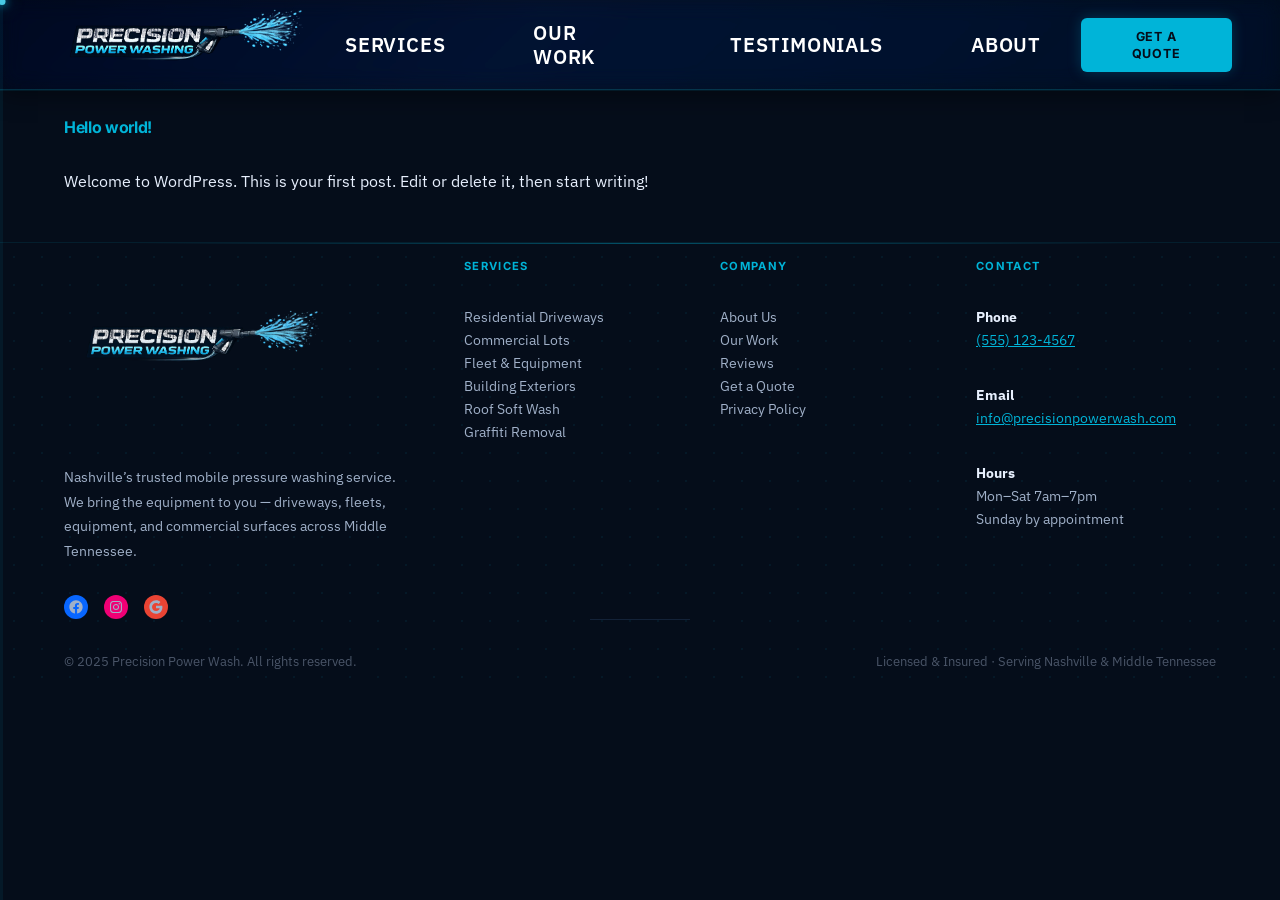
<file: unnamed-file.C/Programauthor/precisionpw/index.html>
<!DOCTYPE html>
<html lang="en-US">
<head><meta charset="UTF-8">
	
	<meta name="viewport" content="width=device-width, initial-scale=1">
<meta name="robots" content="max-image-preview:large">
<title>Precision Power Wash — Professional Pressure Washing</title>

<link rel="icon" type="image/svg+xml" href="/wp-content/themes/precision-power-wash/assets/images/favicon.svg">
<link rel="shortcut icon"             href="/wp-content/themes/precision-power-wash/assets/images/favicon.svg">

<meta property="og:type"        content="website">
<meta property="og:site_name"   content="Precision Power Wash">
<meta property="og:title"       content="Precision Power Wash — Professional Pressure Washing">
<meta property="og:description" content="Residential &amp; commercial pressure washing services. Driveways, roofs, fleets &amp; more. Get a free quote today.">
<meta property="og:image"       content="/wp-content/themes/precision-power-wash/assets/images/og-image.svg">
<meta property="og:image:width" content="1200">
<meta property="og:image:height" content="630">

<meta name="twitter:card"        content="summary_large_image">
<meta name="twitter:title"       content="Precision Power Wash — Professional Pressure Washing">
<meta name="twitter:description" content="Residential &amp; commercial pressure washing services. Get a free quote today.">
<meta name="twitter:image"       content="/wp-content/themes/precision-power-wash/assets/images/og-image.svg">

<meta name="description" content="Residential &amp; commercial pressure washing services. Driveways, roofs, fleets &amp; more. Get a free quote today.">
<link rel="dns-prefetch" href="//fonts.googleapis.com">
<link rel="alternate" type="application/rss+xml" title="Precision Power Wash » Feed" href="/feed/">
<link rel="alternate" type="application/rss+xml" title="Precision Power Wash » Comments Feed" href="/comments/feed/">
<link rel="alternate" type="application/rss+xml" title="Precision Power Wash » Posts by precisionpw Feed" href="/unnamed-file.C/Programauthor/precisionpw/feed/">
<style id="wp-img-auto-sizes-contain-inline-css">
img:is([sizes=auto i],[sizes^="auto," i]){contain-intrinsic-size:3000px 1500px}
/*# sourceURL=wp-img-auto-sizes-contain-inline-css */
</style>
<style id="wp-block-image-inline-css">
.wp-block-image>a,.wp-block-image>figure>a{display:inline-block}.wp-block-image img{box-sizing:border-box;height:auto;max-width:100%;vertical-align:bottom}@media not (prefers-reduced-motion){.wp-block-image img.hide{visibility:hidden}.wp-block-image img.show{animation:show-content-image .4s}}.wp-block-image[style*=border-radius] img,.wp-block-image[style*=border-radius]>a{border-radius:inherit}.wp-block-image.has-custom-border img{box-sizing:border-box}.wp-block-image.aligncenter{text-align:center}.wp-block-image.alignfull>a,.wp-block-image.alignwide>a{width:100%}.wp-block-image.alignfull img,.wp-block-image.alignwide img{height:auto;width:100%}.wp-block-image .aligncenter,.wp-block-image .alignleft,.wp-block-image .alignright,.wp-block-image.aligncenter,.wp-block-image.alignleft,.wp-block-image.alignright{display:table}.wp-block-image .aligncenter>figcaption,.wp-block-image .alignleft>figcaption,.wp-block-image .alignright>figcaption,.wp-block-image.aligncenter>figcaption,.wp-block-image.alignleft>figcaption,.wp-block-image.alignright>figcaption{caption-side:bottom;display:table-caption}.wp-block-image .alignleft{float:left;margin:.5em 1em .5em 0}.wp-block-image .alignright{float:right;margin:.5em 0 .5em 1em}.wp-block-image .aligncenter{margin-left:auto;margin-right:auto}.wp-block-image :where(figcaption){margin-bottom:1em;margin-top:.5em}.wp-block-image.is-style-circle-mask img{border-radius:9999px}@supports ((-webkit-mask-image:none) or (mask-image:none)) or (-webkit-mask-image:none){.wp-block-image.is-style-circle-mask img{border-radius:0;-webkit-mask-image:url('data:image/svg+xml;utf8,<svg viewBox="0 0 100 100" xmlns="http://www.w3.org/2000/svg"><circle cx="50" cy="50" r="50"/></svg>');mask-image:url('data:image/svg+xml;utf8,<svg viewBox="0 0 100 100" xmlns="http://www.w3.org/2000/svg"><circle cx="50" cy="50" r="50"/></svg>');mask-mode:alpha;-webkit-mask-position:center;mask-position:center;-webkit-mask-repeat:no-repeat;mask-repeat:no-repeat;-webkit-mask-size:contain;mask-size:contain}}:root :where(.wp-block-image.is-style-rounded img,.wp-block-image .is-style-rounded img){border-radius:9999px}.wp-block-image figure{margin:0}.wp-lightbox-container{display:flex;flex-direction:column;position:relative}.wp-lightbox-container img{cursor:zoom-in}.wp-lightbox-container img:hover+button{opacity:1}.wp-lightbox-container button{align-items:center;backdrop-filter:blur(16px) saturate(180%);background-color:#5a5a5a40;border:none;border-radius:4px;cursor:zoom-in;display:flex;height:20px;justify-content:center;opacity:0;padding:0;position:absolute;right:16px;text-align:center;top:16px;width:20px;z-index:100}@media not (prefers-reduced-motion){.wp-lightbox-container button{transition:opacity .2s ease}}.wp-lightbox-container button:focus-visible{outline:3px auto #5a5a5a40;outline:3px auto -webkit-focus-ring-color;outline-offset:3px}.wp-lightbox-container button:hover{cursor:pointer;opacity:1}.wp-lightbox-container button:focus{opacity:1}.wp-lightbox-container button:focus,.wp-lightbox-container button:hover,.wp-lightbox-container button:not(:hover):not(:active):not(.has-background){background-color:#5a5a5a40;border:none}.wp-lightbox-overlay{box-sizing:border-box;cursor:zoom-out;height:100vh;left:0;overflow:hidden;position:fixed;top:0;visibility:hidden;width:100%;z-index:100000}.wp-lightbox-overlay .close-button{align-items:center;cursor:pointer;display:flex;justify-content:center;min-height:40px;min-width:40px;padding:0;position:absolute;right:calc(env(safe-area-inset-right) + 16px);top:calc(env(safe-area-inset-top) + 16px);z-index:5000000}.wp-lightbox-overlay .close-button:focus,.wp-lightbox-overlay .close-button:hover,.wp-lightbox-overlay .close-button:not(:hover):not(:active):not(.has-background){background:none;border:none}.wp-lightbox-overlay .lightbox-image-container{height:var(--wp--lightbox-container-height);left:50%;overflow:hidden;position:absolute;top:50%;transform:translate(-50%,-50%);transform-origin:top left;width:var(--wp--lightbox-container-width);z-index:9999999999}.wp-lightbox-overlay .wp-block-image{align-items:center;box-sizing:border-box;display:flex;height:100%;justify-content:center;margin:0;position:relative;transform-origin:0 0;width:100%;z-index:3000000}.wp-lightbox-overlay .wp-block-image img{height:var(--wp--lightbox-image-height);min-height:var(--wp--lightbox-image-height);min-width:var(--wp--lightbox-image-width);width:var(--wp--lightbox-image-width)}.wp-lightbox-overlay .wp-block-image figcaption{display:none}.wp-lightbox-overlay button{background:none;border:none}.wp-lightbox-overlay .scrim{background-color:#fff;height:100%;opacity:.9;position:absolute;width:100%;z-index:2000000}.wp-lightbox-overlay.active{visibility:visible}@media not (prefers-reduced-motion){.wp-lightbox-overlay.active{animation:turn-on-visibility .25s both}.wp-lightbox-overlay.active img{animation:turn-on-visibility .35s both}.wp-lightbox-overlay.show-closing-animation:not(.active){animation:turn-off-visibility .35s both}.wp-lightbox-overlay.show-closing-animation:not(.active) img{animation:turn-off-visibility .25s both}.wp-lightbox-overlay.zoom.active{animation:none;opacity:1;visibility:visible}.wp-lightbox-overlay.zoom.active .lightbox-image-container{animation:lightbox-zoom-in .4s}.wp-lightbox-overlay.zoom.active .lightbox-image-container img{animation:none}.wp-lightbox-overlay.zoom.active .scrim{animation:turn-on-visibility .4s forwards}.wp-lightbox-overlay.zoom.show-closing-animation:not(.active){animation:none}.wp-lightbox-overlay.zoom.show-closing-animation:not(.active) .lightbox-image-container{animation:lightbox-zoom-out .4s}.wp-lightbox-overlay.zoom.show-closing-animation:not(.active) .lightbox-image-container img{animation:none}.wp-lightbox-overlay.zoom.show-closing-animation:not(.active) .scrim{animation:turn-off-visibility .4s forwards}}@keyframes show-content-image{0%{visibility:hidden}99%{visibility:hidden}to{visibility:visible}}@keyframes turn-on-visibility{0%{opacity:0}to{opacity:1}}@keyframes turn-off-visibility{0%{opacity:1;visibility:visible}99%{opacity:0;visibility:visible}to{opacity:0;visibility:hidden}}@keyframes lightbox-zoom-in{0%{transform:translate(calc((-100vw + var(--wp--lightbox-scrollbar-width))/2 + var(--wp--lightbox-initial-left-position)),calc(-50vh + var(--wp--lightbox-initial-top-position))) scale(var(--wp--lightbox-scale))}to{transform:translate(-50%,-50%) scale(1)}}@keyframes lightbox-zoom-out{0%{transform:translate(-50%,-50%) scale(1);visibility:visible}99%{visibility:visible}to{transform:translate(calc((-100vw + var(--wp--lightbox-scrollbar-width))/2 + var(--wp--lightbox-initial-left-position)),calc(-50vh + var(--wp--lightbox-initial-top-position))) scale(var(--wp--lightbox-scale));visibility:hidden}}
/*# sourceURL=/wp-includes/blocks/image/style.min.css */
</style>
<style id="wp-block-image-theme-inline-css">
:root :where(.wp-block-image figcaption){color:#555;font-size:13px;text-align:center}.is-dark-theme :root :where(.wp-block-image figcaption){color:#ffffffa6}.wp-block-image{margin:0 0 1em}
/*# sourceURL=/wp-includes/blocks/image/theme.min.css */
</style>
<style id="wp-block-group-inline-css">
.wp-block-group{box-sizing:border-box}:where(.wp-block-group.wp-block-group-is-layout-constrained){position:relative}
/*# sourceURL=/wp-includes/blocks/group/style.min.css */
</style>
<style id="wp-block-group-theme-inline-css">
:where(.wp-block-group.has-background){padding:1.25em 2.375em}
/*# sourceURL=/wp-includes/blocks/group/theme.min.css */
</style>
<style id="wp-block-navigation-link-inline-css">
.wp-block-navigation .wp-block-navigation-item__label{overflow-wrap:break-word}.wp-block-navigation .wp-block-navigation-item__description{display:none}.link-ui-tools{outline:1px solid #f0f0f0;padding:8px}.link-ui-block-inserter{padding-top:8px}.link-ui-block-inserter__back{margin-left:8px;text-transform:uppercase}
/*# sourceURL=/wp-includes/blocks/navigation-link/style.min.css */
</style>
<link rel="stylesheet" id="wp-block-navigation-css" href="/wp-includes/blocks/navigation/style.min.css?ver=6.9.4" media="all">
<style id="wp-block-button-inline-css">
.wp-block-button__link{align-content:center;box-sizing:border-box;cursor:pointer;display:inline-block;height:100%;text-align:center;word-break:break-word}.wp-block-button__link.aligncenter{text-align:center}.wp-block-button__link.alignright{text-align:right}:where(.wp-block-button__link){border-radius:9999px;box-shadow:none;padding:calc(.667em + 2px) calc(1.333em + 2px);text-decoration:none}.wp-block-button[style*=text-decoration] .wp-block-button__link{text-decoration:inherit}.wp-block-buttons>.wp-block-button.has-custom-width{max-width:none}.wp-block-buttons>.wp-block-button.has-custom-width .wp-block-button__link{width:100%}.wp-block-buttons>.wp-block-button.has-custom-font-size .wp-block-button__link{font-size:inherit}.wp-block-buttons>.wp-block-button.wp-block-button__width-25{width:calc(25% - var(--wp--style--block-gap, .5em)*.75)}.wp-block-buttons>.wp-block-button.wp-block-button__width-50{width:calc(50% - var(--wp--style--block-gap, .5em)*.5)}.wp-block-buttons>.wp-block-button.wp-block-button__width-75{width:calc(75% - var(--wp--style--block-gap, .5em)*.25)}.wp-block-buttons>.wp-block-button.wp-block-button__width-100{flex-basis:100%;width:100%}.wp-block-buttons.is-vertical>.wp-block-button.wp-block-button__width-25{width:25%}.wp-block-buttons.is-vertical>.wp-block-button.wp-block-button__width-50{width:50%}.wp-block-buttons.is-vertical>.wp-block-button.wp-block-button__width-75{width:75%}.wp-block-button.is-style-squared,.wp-block-button__link.wp-block-button.is-style-squared{border-radius:0}.wp-block-button.no-border-radius,.wp-block-button__link.no-border-radius{border-radius:0!important}:root :where(.wp-block-button .wp-block-button__link.is-style-outline),:root :where(.wp-block-button.is-style-outline>.wp-block-button__link){border:2px solid;padding:.667em 1.333em}:root :where(.wp-block-button .wp-block-button__link.is-style-outline:not(.has-text-color)),:root :where(.wp-block-button.is-style-outline>.wp-block-button__link:not(.has-text-color)){color:currentColor}:root :where(.wp-block-button .wp-block-button__link.is-style-outline:not(.has-background)),:root :where(.wp-block-button.is-style-outline>.wp-block-button__link:not(.has-background)){background-color:initial;background-image:none}
/*# sourceURL=/wp-includes/blocks/button/style.min.css */
</style>
<style id="wp-block-buttons-inline-css">
.wp-block-buttons{box-sizing:border-box}.wp-block-buttons.is-vertical{flex-direction:column}.wp-block-buttons.is-vertical>.wp-block-button:last-child{margin-bottom:0}.wp-block-buttons>.wp-block-button{display:inline-block;margin:0}.wp-block-buttons.is-content-justification-left{justify-content:flex-start}.wp-block-buttons.is-content-justification-left.is-vertical{align-items:flex-start}.wp-block-buttons.is-content-justification-center{justify-content:center}.wp-block-buttons.is-content-justification-center.is-vertical{align-items:center}.wp-block-buttons.is-content-justification-right{justify-content:flex-end}.wp-block-buttons.is-content-justification-right.is-vertical{align-items:flex-end}.wp-block-buttons.is-content-justification-space-between{justify-content:space-between}.wp-block-buttons.aligncenter{text-align:center}.wp-block-buttons:not(.is-content-justification-space-between,.is-content-justification-right,.is-content-justification-left,.is-content-justification-center) .wp-block-button.aligncenter{margin-left:auto;margin-right:auto;width:100%}.wp-block-buttons[style*=text-decoration] .wp-block-button,.wp-block-buttons[style*=text-decoration] .wp-block-button__link{text-decoration:inherit}.wp-block-buttons.has-custom-font-size .wp-block-button__link{font-size:inherit}.wp-block-buttons .wp-block-button__link{width:100%}.wp-block-button.aligncenter{text-align:center}
/*# sourceURL=/wp-includes/blocks/buttons/style.min.css */
</style>
<style id="wp-block-template-part-theme-inline-css">
:root :where(.wp-block-template-part.has-background){margin-bottom:0;margin-top:0;padding:1.25em 2.375em}
/*# sourceURL=/wp-includes/blocks/template-part/theme.min.css */
</style>
<style id="wp-block-post-title-inline-css">
.wp-block-post-title{box-sizing:border-box;word-break:break-word}.wp-block-post-title :where(a){display:inline-block;font-family:inherit;font-size:inherit;font-style:inherit;font-weight:inherit;letter-spacing:inherit;line-height:inherit;text-decoration:inherit}
/*# sourceURL=/wp-includes/blocks/post-title/style.min.css */
</style>
<style id="wp-block-paragraph-inline-css">
.is-small-text{font-size:.875em}.is-regular-text{font-size:1em}.is-large-text{font-size:2.25em}.is-larger-text{font-size:3em}.has-drop-cap:not(:focus):first-letter{float:left;font-size:8.4em;font-style:normal;font-weight:100;line-height:.68;margin:.05em .1em 0 0;text-transform:uppercase}body.rtl .has-drop-cap:not(:focus):first-letter{float:none;margin-left:.1em}p.has-drop-cap.has-background{overflow:hidden}:root :where(p.has-background){padding:1.25em 2.375em}:where(p.has-text-color:not(.has-link-color)) a{color:inherit}p.has-text-align-left[style*="writing-mode:vertical-lr"],p.has-text-align-right[style*="writing-mode:vertical-rl"]{rotate:180deg}
/*# sourceURL=/wp-includes/blocks/paragraph/style.min.css */
</style>
<style id="wp-block-post-excerpt-inline-css">
:where(.wp-block-post-excerpt){box-sizing:border-box;margin-bottom:var(--wp--style--block-gap);margin-top:var(--wp--style--block-gap)}.wp-block-post-excerpt__excerpt{margin-bottom:0;margin-top:0}.wp-block-post-excerpt__more-text{margin-bottom:0;margin-top:var(--wp--style--block-gap)}.wp-block-post-excerpt__more-link{display:inline-block}
/*# sourceURL=/wp-includes/blocks/post-excerpt/style.min.css */
</style>
<style id="wp-block-post-template-inline-css">
.wp-block-post-template{box-sizing:border-box;list-style:none;margin-bottom:0;margin-top:0;max-width:100%;padding:0}.wp-block-post-template.is-flex-container{display:flex;flex-direction:row;flex-wrap:wrap;gap:1.25em}.wp-block-post-template.is-flex-container>li{margin:0;width:100%}@media (min-width:600px){.wp-block-post-template.is-flex-container.is-flex-container.columns-2>li{width:calc(50% - .625em)}.wp-block-post-template.is-flex-container.is-flex-container.columns-3>li{width:calc(33.33333% - .83333em)}.wp-block-post-template.is-flex-container.is-flex-container.columns-4>li{width:calc(25% - .9375em)}.wp-block-post-template.is-flex-container.is-flex-container.columns-5>li{width:calc(20% - 1em)}.wp-block-post-template.is-flex-container.is-flex-container.columns-6>li{width:calc(16.66667% - 1.04167em)}}@media (max-width:600px){.wp-block-post-template-is-layout-grid.wp-block-post-template-is-layout-grid.wp-block-post-template-is-layout-grid.wp-block-post-template-is-layout-grid{grid-template-columns:1fr}}.wp-block-post-template-is-layout-constrained>li>.alignright,.wp-block-post-template-is-layout-flow>li>.alignright{float:right;margin-inline-end:0;margin-inline-start:2em}.wp-block-post-template-is-layout-constrained>li>.alignleft,.wp-block-post-template-is-layout-flow>li>.alignleft{float:left;margin-inline-end:2em;margin-inline-start:0}.wp-block-post-template-is-layout-constrained>li>.aligncenter,.wp-block-post-template-is-layout-flow>li>.aligncenter{margin-inline-end:auto;margin-inline-start:auto}
/*# sourceURL=/wp-includes/blocks/post-template/style.min.css */
</style>
<style id="wp-block-social-links-inline-css">
.wp-block-social-links{background:none;box-sizing:border-box;margin-left:0;padding-left:0;padding-right:0;text-indent:0}.wp-block-social-links .wp-social-link a,.wp-block-social-links .wp-social-link a:hover{border-bottom:0;box-shadow:none;text-decoration:none}.wp-block-social-links .wp-social-link svg{height:1em;width:1em}.wp-block-social-links .wp-social-link span:not(.screen-reader-text){font-size:.65em;margin-left:.5em;margin-right:.5em}.wp-block-social-links.has-small-icon-size{font-size:16px}.wp-block-social-links,.wp-block-social-links.has-normal-icon-size{font-size:24px}.wp-block-social-links.has-large-icon-size{font-size:36px}.wp-block-social-links.has-huge-icon-size{font-size:48px}.wp-block-social-links.aligncenter{display:flex;justify-content:center}.wp-block-social-links.alignright{justify-content:flex-end}.wp-block-social-link{border-radius:9999px;display:block}@media not (prefers-reduced-motion){.wp-block-social-link{transition:transform .1s ease}}.wp-block-social-link{height:auto}.wp-block-social-link a{align-items:center;display:flex;line-height:0}.wp-block-social-link:hover{transform:scale(1.1)}.wp-block-social-links .wp-block-social-link.wp-social-link{display:inline-block;margin:0;padding:0}.wp-block-social-links .wp-block-social-link.wp-social-link .wp-block-social-link-anchor,.wp-block-social-links .wp-block-social-link.wp-social-link .wp-block-social-link-anchor svg,.wp-block-social-links .wp-block-social-link.wp-social-link .wp-block-social-link-anchor:active,.wp-block-social-links .wp-block-social-link.wp-social-link .wp-block-social-link-anchor:hover,.wp-block-social-links .wp-block-social-link.wp-social-link .wp-block-social-link-anchor:visited{color:currentColor;fill:currentColor}:where(.wp-block-social-links:not(.is-style-logos-only)) .wp-social-link{background-color:#f0f0f0;color:#444}:where(.wp-block-social-links:not(.is-style-logos-only)) .wp-social-link-amazon{background-color:#f90;color:#fff}:where(.wp-block-social-links:not(.is-style-logos-only)) .wp-social-link-bandcamp{background-color:#1ea0c3;color:#fff}:where(.wp-block-social-links:not(.is-style-logos-only)) .wp-social-link-behance{background-color:#0757fe;color:#fff}:where(.wp-block-social-links:not(.is-style-logos-only)) .wp-social-link-bluesky{background-color:#0a7aff;color:#fff}:where(.wp-block-social-links:not(.is-style-logos-only)) .wp-social-link-codepen{background-color:#1e1f26;color:#fff}:where(.wp-block-social-links:not(.is-style-logos-only)) .wp-social-link-deviantart{background-color:#02e49b;color:#fff}:where(.wp-block-social-links:not(.is-style-logos-only)) .wp-social-link-discord{background-color:#5865f2;color:#fff}:where(.wp-block-social-links:not(.is-style-logos-only)) .wp-social-link-dribbble{background-color:#e94c89;color:#fff}:where(.wp-block-social-links:not(.is-style-logos-only)) .wp-social-link-dropbox{background-color:#4280ff;color:#fff}:where(.wp-block-social-links:not(.is-style-logos-only)) .wp-social-link-etsy{background-color:#f45800;color:#fff}:where(.wp-block-social-links:not(.is-style-logos-only)) .wp-social-link-facebook{background-color:#0866ff;color:#fff}:where(.wp-block-social-links:not(.is-style-logos-only)) .wp-social-link-fivehundredpx{background-color:#000;color:#fff}:where(.wp-block-social-links:not(.is-style-logos-only)) .wp-social-link-flickr{background-color:#0461dd;color:#fff}:where(.wp-block-social-links:not(.is-style-logos-only)) .wp-social-link-foursquare{background-color:#e65678;color:#fff}:where(.wp-block-social-links:not(.is-style-logos-only)) .wp-social-link-github{background-color:#24292d;color:#fff}:where(.wp-block-social-links:not(.is-style-logos-only)) .wp-social-link-goodreads{background-color:#eceadd;color:#382110}:where(.wp-block-social-links:not(.is-style-logos-only)) .wp-social-link-google{background-color:#ea4434;color:#fff}:where(.wp-block-social-links:not(.is-style-logos-only)) .wp-social-link-gravatar{background-color:#1d4fc4;color:#fff}:where(.wp-block-social-links:not(.is-style-logos-only)) .wp-social-link-instagram{background-color:#f00075;color:#fff}:where(.wp-block-social-links:not(.is-style-logos-only)) .wp-social-link-lastfm{background-color:#e21b24;color:#fff}:where(.wp-block-social-links:not(.is-style-logos-only)) .wp-social-link-linkedin{background-color:#0d66c2;color:#fff}:where(.wp-block-social-links:not(.is-style-logos-only)) .wp-social-link-mastodon{background-color:#3288d4;color:#fff}:where(.wp-block-social-links:not(.is-style-logos-only)) .wp-social-link-medium{background-color:#000;color:#fff}:where(.wp-block-social-links:not(.is-style-logos-only)) .wp-social-link-meetup{background-color:#f6405f;color:#fff}:where(.wp-block-social-links:not(.is-style-logos-only)) .wp-social-link-patreon{background-color:#000;color:#fff}:where(.wp-block-social-links:not(.is-style-logos-only)) .wp-social-link-pinterest{background-color:#e60122;color:#fff}:where(.wp-block-social-links:not(.is-style-logos-only)) .wp-social-link-pocket{background-color:#ef4155;color:#fff}:where(.wp-block-social-links:not(.is-style-logos-only)) .wp-social-link-reddit{background-color:#ff4500;color:#fff}:where(.wp-block-social-links:not(.is-style-logos-only)) .wp-social-link-skype{background-color:#0478d7;color:#fff}:where(.wp-block-social-links:not(.is-style-logos-only)) .wp-social-link-snapchat{background-color:#fefc00;color:#fff;stroke:#000}:where(.wp-block-social-links:not(.is-style-logos-only)) .wp-social-link-soundcloud{background-color:#ff5600;color:#fff}:where(.wp-block-social-links:not(.is-style-logos-only)) .wp-social-link-spotify{background-color:#1bd760;color:#fff}:where(.wp-block-social-links:not(.is-style-logos-only)) .wp-social-link-telegram{background-color:#2aabee;color:#fff}:where(.wp-block-social-links:not(.is-style-logos-only)) .wp-social-link-threads{background-color:#000;color:#fff}:where(.wp-block-social-links:not(.is-style-logos-only)) .wp-social-link-tiktok{background-color:#000;color:#fff}:where(.wp-block-social-links:not(.is-style-logos-only)) .wp-social-link-tumblr{background-color:#011835;color:#fff}:where(.wp-block-social-links:not(.is-style-logos-only)) .wp-social-link-twitch{background-color:#6440a4;color:#fff}:where(.wp-block-social-links:not(.is-style-logos-only)) .wp-social-link-twitter{background-color:#1da1f2;color:#fff}:where(.wp-block-social-links:not(.is-style-logos-only)) .wp-social-link-vimeo{background-color:#1eb7ea;color:#fff}:where(.wp-block-social-links:not(.is-style-logos-only)) .wp-social-link-vk{background-color:#4680c2;color:#fff}:where(.wp-block-social-links:not(.is-style-logos-only)) .wp-social-link-wordpress{background-color:#3499cd;color:#fff}:where(.wp-block-social-links:not(.is-style-logos-only)) .wp-social-link-whatsapp{background-color:#25d366;color:#fff}:where(.wp-block-social-links:not(.is-style-logos-only)) .wp-social-link-x{background-color:#000;color:#fff}:where(.wp-block-social-links:not(.is-style-logos-only)) .wp-social-link-yelp{background-color:#d32422;color:#fff}:where(.wp-block-social-links:not(.is-style-logos-only)) .wp-social-link-youtube{background-color:red;color:#fff}:where(.wp-block-social-links.is-style-logos-only) .wp-social-link{background:none}:where(.wp-block-social-links.is-style-logos-only) .wp-social-link svg{height:1.25em;width:1.25em}:where(.wp-block-social-links.is-style-logos-only) .wp-social-link-amazon{color:#f90}:where(.wp-block-social-links.is-style-logos-only) .wp-social-link-bandcamp{color:#1ea0c3}:where(.wp-block-social-links.is-style-logos-only) .wp-social-link-behance{color:#0757fe}:where(.wp-block-social-links.is-style-logos-only) .wp-social-link-bluesky{color:#0a7aff}:where(.wp-block-social-links.is-style-logos-only) .wp-social-link-codepen{color:#1e1f26}:where(.wp-block-social-links.is-style-logos-only) .wp-social-link-deviantart{color:#02e49b}:where(.wp-block-social-links.is-style-logos-only) .wp-social-link-discord{color:#5865f2}:where(.wp-block-social-links.is-style-logos-only) .wp-social-link-dribbble{color:#e94c89}:where(.wp-block-social-links.is-style-logos-only) .wp-social-link-dropbox{color:#4280ff}:where(.wp-block-social-links.is-style-logos-only) .wp-social-link-etsy{color:#f45800}:where(.wp-block-social-links.is-style-logos-only) .wp-social-link-facebook{color:#0866ff}:where(.wp-block-social-links.is-style-logos-only) .wp-social-link-fivehundredpx{color:#000}:where(.wp-block-social-links.is-style-logos-only) .wp-social-link-flickr{color:#0461dd}:where(.wp-block-social-links.is-style-logos-only) .wp-social-link-foursquare{color:#e65678}:where(.wp-block-social-links.is-style-logos-only) .wp-social-link-github{color:#24292d}:where(.wp-block-social-links.is-style-logos-only) .wp-social-link-goodreads{color:#382110}:where(.wp-block-social-links.is-style-logos-only) .wp-social-link-google{color:#ea4434}:where(.wp-block-social-links.is-style-logos-only) .wp-social-link-gravatar{color:#1d4fc4}:where(.wp-block-social-links.is-style-logos-only) .wp-social-link-instagram{color:#f00075}:where(.wp-block-social-links.is-style-logos-only) .wp-social-link-lastfm{color:#e21b24}:where(.wp-block-social-links.is-style-logos-only) .wp-social-link-linkedin{color:#0d66c2}:where(.wp-block-social-links.is-style-logos-only) .wp-social-link-mastodon{color:#3288d4}:where(.wp-block-social-links.is-style-logos-only) .wp-social-link-medium{color:#000}:where(.wp-block-social-links.is-style-logos-only) .wp-social-link-meetup{color:#f6405f}:where(.wp-block-social-links.is-style-logos-only) .wp-social-link-patreon{color:#000}:where(.wp-block-social-links.is-style-logos-only) .wp-social-link-pinterest{color:#e60122}:where(.wp-block-social-links.is-style-logos-only) .wp-social-link-pocket{color:#ef4155}:where(.wp-block-social-links.is-style-logos-only) .wp-social-link-reddit{color:#ff4500}:where(.wp-block-social-links.is-style-logos-only) .wp-social-link-skype{color:#0478d7}:where(.wp-block-social-links.is-style-logos-only) .wp-social-link-snapchat{color:#fff;stroke:#000}:where(.wp-block-social-links.is-style-logos-only) .wp-social-link-soundcloud{color:#ff5600}:where(.wp-block-social-links.is-style-logos-only) .wp-social-link-spotify{color:#1bd760}:where(.wp-block-social-links.is-style-logos-only) .wp-social-link-telegram{color:#2aabee}:where(.wp-block-social-links.is-style-logos-only) .wp-social-link-threads{color:#000}:where(.wp-block-social-links.is-style-logos-only) .wp-social-link-tiktok{color:#000}:where(.wp-block-social-links.is-style-logos-only) .wp-social-link-tumblr{color:#011835}:where(.wp-block-social-links.is-style-logos-only) .wp-social-link-twitch{color:#6440a4}:where(.wp-block-social-links.is-style-logos-only) .wp-social-link-twitter{color:#1da1f2}:where(.wp-block-social-links.is-style-logos-only) .wp-social-link-vimeo{color:#1eb7ea}:where(.wp-block-social-links.is-style-logos-only) .wp-social-link-vk{color:#4680c2}:where(.wp-block-social-links.is-style-logos-only) .wp-social-link-whatsapp{color:#25d366}:where(.wp-block-social-links.is-style-logos-only) .wp-social-link-wordpress{color:#3499cd}:where(.wp-block-social-links.is-style-logos-only) .wp-social-link-x{color:#000}:where(.wp-block-social-links.is-style-logos-only) .wp-social-link-yelp{color:#d32422}:where(.wp-block-social-links.is-style-logos-only) .wp-social-link-youtube{color:red}.wp-block-social-links.is-style-pill-shape .wp-social-link{width:auto}:root :where(.wp-block-social-links .wp-social-link a){padding:.25em}:root :where(.wp-block-social-links.is-style-logos-only .wp-social-link a){padding:0}:root :where(.wp-block-social-links.is-style-pill-shape .wp-social-link a){padding-left:.6666666667em;padding-right:.6666666667em}.wp-block-social-links:not(.has-icon-color):not(.has-icon-background-color) .wp-social-link-snapchat .wp-block-social-link-label{color:#000}
/*# sourceURL=/wp-includes/blocks/social-links/style.min.css */
</style>
<style id="wp-block-heading-inline-css">
h1:where(.wp-block-heading).has-background,h2:where(.wp-block-heading).has-background,h3:where(.wp-block-heading).has-background,h4:where(.wp-block-heading).has-background,h5:where(.wp-block-heading).has-background,h6:where(.wp-block-heading).has-background{padding:1.25em 2.375em}h1.has-text-align-left[style*=writing-mode]:where([style*=vertical-lr]),h1.has-text-align-right[style*=writing-mode]:where([style*=vertical-rl]),h2.has-text-align-left[style*=writing-mode]:where([style*=vertical-lr]),h2.has-text-align-right[style*=writing-mode]:where([style*=vertical-rl]),h3.has-text-align-left[style*=writing-mode]:where([style*=vertical-lr]),h3.has-text-align-right[style*=writing-mode]:where([style*=vertical-rl]),h4.has-text-align-left[style*=writing-mode]:where([style*=vertical-lr]),h4.has-text-align-right[style*=writing-mode]:where([style*=vertical-rl]),h5.has-text-align-left[style*=writing-mode]:where([style*=vertical-lr]),h5.has-text-align-right[style*=writing-mode]:where([style*=vertical-rl]),h6.has-text-align-left[style*=writing-mode]:where([style*=vertical-lr]),h6.has-text-align-right[style*=writing-mode]:where([style*=vertical-rl]){rotate:180deg}
/*# sourceURL=/wp-includes/blocks/heading/style.min.css */
</style>
<style id="wp-block-list-inline-css">
ol,ul{box-sizing:border-box}:root :where(.wp-block-list.has-background){padding:1.25em 2.375em}
/*# sourceURL=/wp-includes/blocks/list/style.min.css */
</style>
<style id="wp-block-columns-inline-css">
.wp-block-columns{box-sizing:border-box;display:flex;flex-wrap:wrap!important}@media (min-width:782px){.wp-block-columns{flex-wrap:nowrap!important}}.wp-block-columns{align-items:normal!important}.wp-block-columns.are-vertically-aligned-top{align-items:flex-start}.wp-block-columns.are-vertically-aligned-center{align-items:center}.wp-block-columns.are-vertically-aligned-bottom{align-items:flex-end}@media (max-width:781px){.wp-block-columns:not(.is-not-stacked-on-mobile)>.wp-block-column{flex-basis:100%!important}}@media (min-width:782px){.wp-block-columns:not(.is-not-stacked-on-mobile)>.wp-block-column{flex-basis:0;flex-grow:1}.wp-block-columns:not(.is-not-stacked-on-mobile)>.wp-block-column[style*=flex-basis]{flex-grow:0}}.wp-block-columns.is-not-stacked-on-mobile{flex-wrap:nowrap!important}.wp-block-columns.is-not-stacked-on-mobile>.wp-block-column{flex-basis:0;flex-grow:1}.wp-block-columns.is-not-stacked-on-mobile>.wp-block-column[style*=flex-basis]{flex-grow:0}:where(.wp-block-columns){margin-bottom:1.75em}:where(.wp-block-columns.has-background){padding:1.25em 2.375em}.wp-block-column{flex-grow:1;min-width:0;overflow-wrap:break-word;word-break:break-word}.wp-block-column.is-vertically-aligned-top{align-self:flex-start}.wp-block-column.is-vertically-aligned-center{align-self:center}.wp-block-column.is-vertically-aligned-bottom{align-self:flex-end}.wp-block-column.is-vertically-aligned-stretch{align-self:stretch}.wp-block-column.is-vertically-aligned-bottom,.wp-block-column.is-vertically-aligned-center,.wp-block-column.is-vertically-aligned-top{width:100%}
/*# sourceURL=/wp-includes/blocks/columns/style.min.css */
</style>
<style id="wp-block-separator-inline-css">
@charset "UTF-8";.wp-block-separator{border:none;border-top:2px solid}:root :where(.wp-block-separator.is-style-dots){height:auto;line-height:1;text-align:center}:root :where(.wp-block-separator.is-style-dots):before{color:currentColor;content:"···";font-family:serif;font-size:1.5em;letter-spacing:2em;padding-left:2em}.wp-block-separator.is-style-dots{background:none!important;border:none!important}
/*# sourceURL=/wp-includes/blocks/separator/style.min.css */
</style>
<style id="wp-block-separator-theme-inline-css">
.wp-block-separator.has-css-opacity{opacity:.4}.wp-block-separator{border:none;border-bottom:2px solid;margin-left:auto;margin-right:auto}.wp-block-separator.has-alpha-channel-opacity{opacity:1}.wp-block-separator:not(.is-style-wide):not(.is-style-dots){width:100px}.wp-block-separator.has-background:not(.is-style-dots){border-bottom:none;height:1px}.wp-block-separator.has-background:not(.is-style-wide):not(.is-style-dots){height:2px}
/*# sourceURL=/wp-includes/blocks/separator/theme.min.css */
</style>
<style id="wp-emoji-styles-inline-css">

	img.wp-smiley, img.emoji {
		display: inline !important;
		border: none !important;
		box-shadow: none !important;
		height: 1em !important;
		width: 1em !important;
		margin: 0 0.07em !important;
		vertical-align: -0.1em !important;
		background: none !important;
		padding: 0 !important;
	}
/*# sourceURL=wp-emoji-styles-inline-css */
</style>
<style id="wp-block-library-inline-css">
:root{--wp-block-synced-color:#7a00df;--wp-block-synced-color--rgb:122,0,223;--wp-bound-block-color:var(--wp-block-synced-color);--wp-editor-canvas-background:#ddd;--wp-admin-theme-color:#007cba;--wp-admin-theme-color--rgb:0,124,186;--wp-admin-theme-color-darker-10:#006ba1;--wp-admin-theme-color-darker-10--rgb:0,107,160.5;--wp-admin-theme-color-darker-20:#005a87;--wp-admin-theme-color-darker-20--rgb:0,90,135;--wp-admin-border-width-focus:2px}@media (min-resolution:192dpi){:root{--wp-admin-border-width-focus:1.5px}}.wp-element-button{cursor:pointer}:root .has-very-light-gray-background-color{background-color:#eee}:root .has-very-dark-gray-background-color{background-color:#313131}:root .has-very-light-gray-color{color:#eee}:root .has-very-dark-gray-color{color:#313131}:root .has-vivid-green-cyan-to-vivid-cyan-blue-gradient-background{background:linear-gradient(135deg,#00d084,#0693e3)}:root .has-purple-crush-gradient-background{background:linear-gradient(135deg,#34e2e4,#4721fb 50%,#ab1dfe)}:root .has-hazy-dawn-gradient-background{background:linear-gradient(135deg,#faaca8,#dad0ec)}:root .has-subdued-olive-gradient-background{background:linear-gradient(135deg,#fafae1,#67a671)}:root .has-atomic-cream-gradient-background{background:linear-gradient(135deg,#fdd79a,#004a59)}:root .has-nightshade-gradient-background{background:linear-gradient(135deg,#330968,#31cdcf)}:root .has-midnight-gradient-background{background:linear-gradient(135deg,#020381,#2874fc)}:root{--wp--preset--font-size--normal:16px;--wp--preset--font-size--huge:42px}.has-regular-font-size{font-size:1em}.has-larger-font-size{font-size:2.625em}.has-normal-font-size{font-size:var(--wp--preset--font-size--normal)}.has-huge-font-size{font-size:var(--wp--preset--font-size--huge)}.has-text-align-center{text-align:center}.has-text-align-left{text-align:left}.has-text-align-right{text-align:right}.has-fit-text{white-space:nowrap!important}#end-resizable-editor-section{display:none}.aligncenter{clear:both}.items-justified-left{justify-content:flex-start}.items-justified-center{justify-content:center}.items-justified-right{justify-content:flex-end}.items-justified-space-between{justify-content:space-between}.screen-reader-text{border:0;clip-path:inset(50%);height:1px;margin:-1px;overflow:hidden;padding:0;position:absolute;width:1px;word-wrap:normal!important}.screen-reader-text:focus{background-color:#ddd;clip-path:none;color:#444;display:block;font-size:1em;height:auto;left:5px;line-height:normal;padding:15px 23px 14px;text-decoration:none;top:5px;width:auto;z-index:100000}html :where(.has-border-color){border-style:solid}html :where([style*=border-top-color]){border-top-style:solid}html :where([style*=border-right-color]){border-right-style:solid}html :where([style*=border-bottom-color]){border-bottom-style:solid}html :where([style*=border-left-color]){border-left-style:solid}html :where([style*=border-width]){border-style:solid}html :where([style*=border-top-width]){border-top-style:solid}html :where([style*=border-right-width]){border-right-style:solid}html :where([style*=border-bottom-width]){border-bottom-style:solid}html :where([style*=border-left-width]){border-left-style:solid}html :where(img[class*=wp-image-]){height:auto;max-width:100%}:where(figure){margin:0 0 1em}html :where(.is-position-sticky){--wp-admin--admin-bar--position-offset:var(--wp-admin--admin-bar--height,0px)}@media screen and (max-width:600px){html :where(.is-position-sticky){--wp-admin--admin-bar--position-offset:0px}}
/*# sourceURL=/wp-includes/css/dist/block-library/common.min.css */
</style>
<style id="global-styles-inline-css">
:root{--wp--preset--aspect-ratio--square: 1;--wp--preset--aspect-ratio--4-3: 4/3;--wp--preset--aspect-ratio--3-4: 3/4;--wp--preset--aspect-ratio--3-2: 3/2;--wp--preset--aspect-ratio--2-3: 2/3;--wp--preset--aspect-ratio--16-9: 16/9;--wp--preset--aspect-ratio--9-16: 9/16;--wp--preset--color--black: #000000;--wp--preset--color--cyan-bluish-gray: #abb8c3;--wp--preset--color--white: #ffffff;--wp--preset--color--pale-pink: #f78da7;--wp--preset--color--vivid-red: #cf2e2e;--wp--preset--color--luminous-vivid-orange: #ff6900;--wp--preset--color--luminous-vivid-amber: #fcb900;--wp--preset--color--light-green-cyan: #7bdcb5;--wp--preset--color--vivid-green-cyan: #00d084;--wp--preset--color--pale-cyan-blue: #8ed1fc;--wp--preset--color--vivid-cyan-blue: #0693e3;--wp--preset--color--vivid-purple: #9b51e0;--wp--preset--color--ink: #050d1a;--wp--preset--color--navy: #0a1628;--wp--preset--color--steel: #132238;--wp--preset--color--blue-deep: #1a3a5c;--wp--preset--color--blue-mid: #1e4976;--wp--preset--color--cyan: #00b4d8;--wp--preset--color--cyan-light: #48cae4;--wp--preset--color--slate: #4a5568;--wp--preset--color--mist: #a0b0c8;--wp--preset--color--off-white: #e8f0fe;--wp--preset--gradient--vivid-cyan-blue-to-vivid-purple: linear-gradient(135deg,rgb(6,147,227) 0%,rgb(155,81,224) 100%);--wp--preset--gradient--light-green-cyan-to-vivid-green-cyan: linear-gradient(135deg,rgb(122,220,180) 0%,rgb(0,208,130) 100%);--wp--preset--gradient--luminous-vivid-amber-to-luminous-vivid-orange: linear-gradient(135deg,rgb(252,185,0) 0%,rgb(255,105,0) 100%);--wp--preset--gradient--luminous-vivid-orange-to-vivid-red: linear-gradient(135deg,rgb(255,105,0) 0%,rgb(207,46,46) 100%);--wp--preset--gradient--very-light-gray-to-cyan-bluish-gray: linear-gradient(135deg,rgb(238,238,238) 0%,rgb(169,184,195) 100%);--wp--preset--gradient--cool-to-warm-spectrum: linear-gradient(135deg,rgb(74,234,220) 0%,rgb(151,120,209) 20%,rgb(207,42,186) 40%,rgb(238,44,130) 60%,rgb(251,105,98) 80%,rgb(254,248,76) 100%);--wp--preset--gradient--blush-light-purple: linear-gradient(135deg,rgb(255,206,236) 0%,rgb(152,150,240) 100%);--wp--preset--gradient--blush-bordeaux: linear-gradient(135deg,rgb(254,205,165) 0%,rgb(254,45,45) 50%,rgb(107,0,62) 100%);--wp--preset--gradient--luminous-dusk: linear-gradient(135deg,rgb(255,203,112) 0%,rgb(199,81,192) 50%,rgb(65,88,208) 100%);--wp--preset--gradient--pale-ocean: linear-gradient(135deg,rgb(255,245,203) 0%,rgb(182,227,212) 50%,rgb(51,167,181) 100%);--wp--preset--gradient--electric-grass: linear-gradient(135deg,rgb(202,248,128) 0%,rgb(113,206,126) 100%);--wp--preset--gradient--midnight: linear-gradient(135deg,rgb(2,3,129) 0%,rgb(40,116,252) 100%);--wp--preset--gradient--hero-dark: linear-gradient(160deg, #050d1a 0%, #0a1628 50%, #132238 100%);--wp--preset--gradient--cyan-glow: linear-gradient(135deg, #00b4d8 0%, #0096c7 100%);--wp--preset--gradient--section-dark: linear-gradient(180deg, #0a1628 0%, #050d1a 100%);--wp--preset--font-size--small: 13px;--wp--preset--font-size--medium: clamp(14px, 0.875rem + ((1vw - 3.2px) * 0.536), 20px);--wp--preset--font-size--large: clamp(22.041px, 1.378rem + ((1vw - 3.2px) * 1.246), 36px);--wp--preset--font-size--x-large: clamp(25.014px, 1.563rem + ((1vw - 3.2px) * 1.517), 42px);--wp--preset--font-size--xs: 0.75rem;--wp--preset--font-size--sm: 0.875rem;--wp--preset--font-size--base: 1rem;--wp--preset--font-size--md: 1.125rem;--wp--preset--font-size--lg: 1.25rem;--wp--preset--font-size--xl: clamp(1.25rem, 1.25rem + ((1vw - 0.2rem) * 0.357), 1.5rem);--wp--preset--font-size--2-xl: clamp(1.5rem, 1.5rem + ((1vw - 0.2rem) * 0.714), 2rem);--wp--preset--font-size--3-xl: clamp(1.75rem, 1.75rem + ((1vw - 0.2rem) * 1.071), 2.5rem);--wp--preset--font-size--4-xl: clamp(2.25rem, 2.25rem + ((1vw - 0.2rem) * 1.786), 3.5rem);--wp--preset--font-size--display: clamp(2.75rem, 2.75rem + ((1vw - 0.2rem) * 3.929), 5.5rem);--wp--preset--font-family--inter: 'Inter', 'Segoe UI', system-ui, -apple-system, sans-serif;--wp--preset--font-family--barlow-condensed: 'Barlow Condensed', 'Arial Narrow', sans-serif;--wp--preset--font-family--mono: 'JetBrains Mono', 'Fira Code', monospace;--wp--preset--spacing--20: 5rem;--wp--preset--spacing--30: 0.67rem;--wp--preset--spacing--40: 10rem;--wp--preset--spacing--50: 1.5rem;--wp--preset--spacing--60: 2.25rem;--wp--preset--spacing--70: 3.38rem;--wp--preset--spacing--80: 5.06rem;--wp--preset--spacing--1: 0.25rem;--wp--preset--spacing--2: 0.5rem;--wp--preset--spacing--3: 0.75rem;--wp--preset--spacing--4: 1rem;--wp--preset--spacing--5: 1.25rem;--wp--preset--spacing--6: 1.5rem;--wp--preset--spacing--8: 2rem;--wp--preset--spacing--10: 2.5rem;--wp--preset--spacing--12: 3rem;--wp--preset--spacing--16: 4rem;--wp--preset--spacing--24: 6rem;--wp--preset--spacing--32: 8rem;--wp--preset--shadow--natural: 6px 6px 9px rgba(0, 0, 0, 0.2);--wp--preset--shadow--deep: 12px 12px 50px rgba(0, 0, 0, 0.4);--wp--preset--shadow--sharp: 6px 6px 0px rgba(0, 0, 0, 0.2);--wp--preset--shadow--outlined: 6px 6px 0px -3px rgb(255, 255, 255), 6px 6px rgb(0, 0, 0);--wp--preset--shadow--crisp: 6px 6px 0px rgb(0, 0, 0);--wp--preset--shadow--glow-cyan: 0 0 24px rgba(0,180,216,0.35), 0 0 60px rgba(0,180,216,0.15);--wp--preset--shadow--glow-blue: 0 0 32px rgba(26,58,92,0.8);--wp--preset--shadow--card: 0 4px 24px rgba(0,0,0,0.4);--wp--preset--shadow--card-hover: 0 8px 40px rgba(0,0,0,0.6), 0 0 24px rgba(0,180,216,0.2);}.wp-block-button .wp-block-button__link{--wp--preset--color--cyan: #00b4d8;--wp--preset--color--white: #ffffff;}:root { --wp--style--global--content-size: 72rem;--wp--style--global--wide-size: 90rem; }:where(body) { margin: 0; }.wp-site-blocks { padding-top: var(--wp--style--root--padding-top); padding-bottom: var(--wp--style--root--padding-bottom); }.has-global-padding { padding-right: var(--wp--style--root--padding-right); padding-left: var(--wp--style--root--padding-left); }.has-global-padding > .alignfull { margin-right: calc(var(--wp--style--root--padding-right) * -1); margin-left: calc(var(--wp--style--root--padding-left) * -1); }.has-global-padding :where(:not(.alignfull.is-layout-flow) > .has-global-padding:not(.wp-block-block, .alignfull)) { padding-right: 0; padding-left: 0; }.has-global-padding :where(:not(.alignfull.is-layout-flow) > .has-global-padding:not(.wp-block-block, .alignfull)) > .alignfull { margin-left: 0; margin-right: 0; }.wp-site-blocks > .alignleft { float: left; margin-right: 2em; }.wp-site-blocks > .alignright { float: right; margin-left: 2em; }.wp-site-blocks > .aligncenter { justify-content: center; margin-left: auto; margin-right: auto; }:where(.wp-site-blocks) > * { margin-block-start: var(--wp--preset--spacing--8); margin-block-end: 0; }:where(.wp-site-blocks) > :first-child { margin-block-start: 0; }:where(.wp-site-blocks) > :last-child { margin-block-end: 0; }:root { --wp--style--block-gap: var(--wp--preset--spacing--8); }:root :where(.is-layout-flow) > :first-child{margin-block-start: 0;}:root :where(.is-layout-flow) > :last-child{margin-block-end: 0;}:root :where(.is-layout-flow) > *{margin-block-start: var(--wp--preset--spacing--8);margin-block-end: 0;}:root :where(.is-layout-constrained) > :first-child{margin-block-start: 0;}:root :where(.is-layout-constrained) > :last-child{margin-block-end: 0;}:root :where(.is-layout-constrained) > *{margin-block-start: var(--wp--preset--spacing--8);margin-block-end: 0;}:root :where(.is-layout-flex){gap: var(--wp--preset--spacing--8);}:root :where(.is-layout-grid){gap: var(--wp--preset--spacing--8);}.is-layout-flow > .alignleft{float: left;margin-inline-start: 0;margin-inline-end: 2em;}.is-layout-flow > .alignright{float: right;margin-inline-start: 2em;margin-inline-end: 0;}.is-layout-flow > .aligncenter{margin-left: auto !important;margin-right: auto !important;}.is-layout-constrained > .alignleft{float: left;margin-inline-start: 0;margin-inline-end: 2em;}.is-layout-constrained > .alignright{float: right;margin-inline-start: 2em;margin-inline-end: 0;}.is-layout-constrained > .aligncenter{margin-left: auto !important;margin-right: auto !important;}.is-layout-constrained > :where(:not(.alignleft):not(.alignright):not(.alignfull)){max-width: var(--wp--style--global--content-size);margin-left: auto !important;margin-right: auto !important;}.is-layout-constrained > .alignwide{max-width: var(--wp--style--global--wide-size);}body .is-layout-flex{display: flex;}.is-layout-flex{flex-wrap: wrap;align-items: center;}.is-layout-flex > :is(*, div){margin: 0;}body .is-layout-grid{display: grid;}.is-layout-grid > :is(*, div){margin: 0;}body{background-color: #050d1a;color: #e8f0fe;font-family: var(--wp--preset--font-family--inter);font-size: var(--wp--preset--font-size--base);line-height: 1.6;--wp--style--root--padding-top: 0px;--wp--style--root--padding-right: 0px;--wp--style--root--padding-bottom: 0px;--wp--style--root--padding-left: 0px;}a:where(:not(.wp-element-button)){color: #00b4d8;text-decoration: underline;}:root :where(a:where(:not(.wp-element-button)):hover){color: #48cae4;}h1{font-family: var(--wp--preset--font-family--inter);font-size: var(--wp--preset--font-size--display);font-weight: 800;letter-spacing: -0.03em;line-height: 1.05;}h2{font-family: var(--wp--preset--font-family--inter);font-size: var(--wp--preset--font-size--4xl);font-weight: 700;letter-spacing: -0.02em;line-height: 1.1;}h3{font-family: var(--wp--preset--font-family--inter);font-size: var(--wp--preset--font-size--2xl);font-weight: 600;line-height: 1.2;}h4{font-family: var(--wp--preset--font-family--inter);font-size: var(--wp--preset--font-size--xl);font-weight: 600;line-height: 1.3;}:root :where(.wp-element-button, .wp-block-button__link){background-color: #00b4d8;border-radius: 0.375rem;border-width: 0;color: #050d1a;font-family: var(--wp--preset--font-family--inter);font-size: var(--wp--preset--font-size--sm);font-style: inherit;font-weight: 700;letter-spacing: 0.05em;line-height: inherit;padding-top: var(--wp--preset--spacing--3);padding-right: var(--wp--preset--spacing--8);padding-bottom: var(--wp--preset--spacing--3);padding-left: var(--wp--preset--spacing--8);text-decoration: none;text-transform: uppercase;}.has-black-color{color: var(--wp--preset--color--black) !important;}.has-cyan-bluish-gray-color{color: var(--wp--preset--color--cyan-bluish-gray) !important;}.has-white-color{color: var(--wp--preset--color--white) !important;}.has-pale-pink-color{color: var(--wp--preset--color--pale-pink) !important;}.has-vivid-red-color{color: var(--wp--preset--color--vivid-red) !important;}.has-luminous-vivid-orange-color{color: var(--wp--preset--color--luminous-vivid-orange) !important;}.has-luminous-vivid-amber-color{color: var(--wp--preset--color--luminous-vivid-amber) !important;}.has-light-green-cyan-color{color: var(--wp--preset--color--light-green-cyan) !important;}.has-vivid-green-cyan-color{color: var(--wp--preset--color--vivid-green-cyan) !important;}.has-pale-cyan-blue-color{color: var(--wp--preset--color--pale-cyan-blue) !important;}.has-vivid-cyan-blue-color{color: var(--wp--preset--color--vivid-cyan-blue) !important;}.has-vivid-purple-color{color: var(--wp--preset--color--vivid-purple) !important;}.has-ink-color{color: var(--wp--preset--color--ink) !important;}.has-navy-color{color: var(--wp--preset--color--navy) !important;}.has-steel-color{color: var(--wp--preset--color--steel) !important;}.has-blue-deep-color{color: var(--wp--preset--color--blue-deep) !important;}.has-blue-mid-color{color: var(--wp--preset--color--blue-mid) !important;}.has-cyan-color{color: var(--wp--preset--color--cyan) !important;}.has-cyan-light-color{color: var(--wp--preset--color--cyan-light) !important;}.has-slate-color{color: var(--wp--preset--color--slate) !important;}.has-mist-color{color: var(--wp--preset--color--mist) !important;}.has-off-white-color{color: var(--wp--preset--color--off-white) !important;}.has-black-background-color{background-color: var(--wp--preset--color--black) !important;}.has-cyan-bluish-gray-background-color{background-color: var(--wp--preset--color--cyan-bluish-gray) !important;}.has-white-background-color{background-color: var(--wp--preset--color--white) !important;}.has-pale-pink-background-color{background-color: var(--wp--preset--color--pale-pink) !important;}.has-vivid-red-background-color{background-color: var(--wp--preset--color--vivid-red) !important;}.has-luminous-vivid-orange-background-color{background-color: var(--wp--preset--color--luminous-vivid-orange) !important;}.has-luminous-vivid-amber-background-color{background-color: var(--wp--preset--color--luminous-vivid-amber) !important;}.has-light-green-cyan-background-color{background-color: var(--wp--preset--color--light-green-cyan) !important;}.has-vivid-green-cyan-background-color{background-color: var(--wp--preset--color--vivid-green-cyan) !important;}.has-pale-cyan-blue-background-color{background-color: var(--wp--preset--color--pale-cyan-blue) !important;}.has-vivid-cyan-blue-background-color{background-color: var(--wp--preset--color--vivid-cyan-blue) !important;}.has-vivid-purple-background-color{background-color: var(--wp--preset--color--vivid-purple) !important;}.has-ink-background-color{background-color: var(--wp--preset--color--ink) !important;}.has-navy-background-color{background-color: var(--wp--preset--color--navy) !important;}.has-steel-background-color{background-color: var(--wp--preset--color--steel) !important;}.has-blue-deep-background-color{background-color: var(--wp--preset--color--blue-deep) !important;}.has-blue-mid-background-color{background-color: var(--wp--preset--color--blue-mid) !important;}.has-cyan-background-color{background-color: var(--wp--preset--color--cyan) !important;}.has-cyan-light-background-color{background-color: var(--wp--preset--color--cyan-light) !important;}.has-slate-background-color{background-color: var(--wp--preset--color--slate) !important;}.has-mist-background-color{background-color: var(--wp--preset--color--mist) !important;}.has-off-white-background-color{background-color: var(--wp--preset--color--off-white) !important;}.has-black-border-color{border-color: var(--wp--preset--color--black) !important;}.has-cyan-bluish-gray-border-color{border-color: var(--wp--preset--color--cyan-bluish-gray) !important;}.has-white-border-color{border-color: var(--wp--preset--color--white) !important;}.has-pale-pink-border-color{border-color: var(--wp--preset--color--pale-pink) !important;}.has-vivid-red-border-color{border-color: var(--wp--preset--color--vivid-red) !important;}.has-luminous-vivid-orange-border-color{border-color: var(--wp--preset--color--luminous-vivid-orange) !important;}.has-luminous-vivid-amber-border-color{border-color: var(--wp--preset--color--luminous-vivid-amber) !important;}.has-light-green-cyan-border-color{border-color: var(--wp--preset--color--light-green-cyan) !important;}.has-vivid-green-cyan-border-color{border-color: var(--wp--preset--color--vivid-green-cyan) !important;}.has-pale-cyan-blue-border-color{border-color: var(--wp--preset--color--pale-cyan-blue) !important;}.has-vivid-cyan-blue-border-color{border-color: var(--wp--preset--color--vivid-cyan-blue) !important;}.has-vivid-purple-border-color{border-color: var(--wp--preset--color--vivid-purple) !important;}.has-ink-border-color{border-color: var(--wp--preset--color--ink) !important;}.has-navy-border-color{border-color: var(--wp--preset--color--navy) !important;}.has-steel-border-color{border-color: var(--wp--preset--color--steel) !important;}.has-blue-deep-border-color{border-color: var(--wp--preset--color--blue-deep) !important;}.has-blue-mid-border-color{border-color: var(--wp--preset--color--blue-mid) !important;}.has-cyan-border-color{border-color: var(--wp--preset--color--cyan) !important;}.has-cyan-light-border-color{border-color: var(--wp--preset--color--cyan-light) !important;}.has-slate-border-color{border-color: var(--wp--preset--color--slate) !important;}.has-mist-border-color{border-color: var(--wp--preset--color--mist) !important;}.has-off-white-border-color{border-color: var(--wp--preset--color--off-white) !important;}.has-vivid-cyan-blue-to-vivid-purple-gradient-background{background: var(--wp--preset--gradient--vivid-cyan-blue-to-vivid-purple) !important;}.has-light-green-cyan-to-vivid-green-cyan-gradient-background{background: var(--wp--preset--gradient--light-green-cyan-to-vivid-green-cyan) !important;}.has-luminous-vivid-amber-to-luminous-vivid-orange-gradient-background{background: var(--wp--preset--gradient--luminous-vivid-amber-to-luminous-vivid-orange) !important;}.has-luminous-vivid-orange-to-vivid-red-gradient-background{background: var(--wp--preset--gradient--luminous-vivid-orange-to-vivid-red) !important;}.has-very-light-gray-to-cyan-bluish-gray-gradient-background{background: var(--wp--preset--gradient--very-light-gray-to-cyan-bluish-gray) !important;}.has-cool-to-warm-spectrum-gradient-background{background: var(--wp--preset--gradient--cool-to-warm-spectrum) !important;}.has-blush-light-purple-gradient-background{background: var(--wp--preset--gradient--blush-light-purple) !important;}.has-blush-bordeaux-gradient-background{background: var(--wp--preset--gradient--blush-bordeaux) !important;}.has-luminous-dusk-gradient-background{background: var(--wp--preset--gradient--luminous-dusk) !important;}.has-pale-ocean-gradient-background{background: var(--wp--preset--gradient--pale-ocean) !important;}.has-electric-grass-gradient-background{background: var(--wp--preset--gradient--electric-grass) !important;}.has-midnight-gradient-background{background: var(--wp--preset--gradient--midnight) !important;}.has-hero-dark-gradient-background{background: var(--wp--preset--gradient--hero-dark) !important;}.has-cyan-glow-gradient-background{background: var(--wp--preset--gradient--cyan-glow) !important;}.has-section-dark-gradient-background{background: var(--wp--preset--gradient--section-dark) !important;}.has-small-font-size{font-size: var(--wp--preset--font-size--small) !important;}.has-medium-font-size{font-size: var(--wp--preset--font-size--medium) !important;}.has-large-font-size{font-size: var(--wp--preset--font-size--large) !important;}.has-x-large-font-size{font-size: var(--wp--preset--font-size--x-large) !important;}.has-xs-font-size{font-size: var(--wp--preset--font-size--xs) !important;}.has-sm-font-size{font-size: var(--wp--preset--font-size--sm) !important;}.has-base-font-size{font-size: var(--wp--preset--font-size--base) !important;}.has-md-font-size{font-size: var(--wp--preset--font-size--md) !important;}.has-lg-font-size{font-size: var(--wp--preset--font-size--lg) !important;}.has-xl-font-size{font-size: var(--wp--preset--font-size--xl) !important;}.has-2-xl-font-size{font-size: var(--wp--preset--font-size--2-xl) !important;}.has-3-xl-font-size{font-size: var(--wp--preset--font-size--3-xl) !important;}.has-4-xl-font-size{font-size: var(--wp--preset--font-size--4-xl) !important;}.has-display-font-size{font-size: var(--wp--preset--font-size--display) !important;}.has-inter-font-family{font-family: var(--wp--preset--font-family--inter) !important;}.has-barlow-condensed-font-family{font-family: var(--wp--preset--font-family--barlow-condensed) !important;}.has-mono-font-family{font-family: var(--wp--preset--font-family--mono) !important;}.wp-block-button .wp-block-button__link.has-cyan-color{color: var(--wp--preset--color--cyan) !important;}.wp-block-button .wp-block-button__link.has-white-color{color: var(--wp--preset--color--white) !important;}.wp-block-button .wp-block-button__link.has-cyan-background-color{background-color: var(--wp--preset--color--cyan) !important;}.wp-block-button .wp-block-button__link.has-white-background-color{background-color: var(--wp--preset--color--white) !important;}.wp-block-button .wp-block-button__link.has-cyan-border-color{border-color: var(--wp--preset--color--cyan) !important;}.wp-block-button .wp-block-button__link.has-white-border-color{border-color: var(--wp--preset--color--white) !important;}
:root :where(.wp-block-group){padding-top: var(--wp--preset--spacing--4);padding-bottom: var(--wp--preset--spacing--4);}
:root :where(.wp-block-navigation){color: #e8f0fe;font-family: var(--wp--preset--font-family--inter);font-size: var(--wp--preset--font-size--sm);font-weight: 500;letter-spacing: 0.04em;text-transform: uppercase;}
/*# sourceURL=global-styles-inline-css */
</style>
<style id="core-block-supports-inline-css">
.wp-container-core-group-is-layout-cd9ab148{flex-wrap:nowrap;align-items:center;}.wp-container-core-navigation-is-layout-f8a6df62{flex-wrap:nowrap;gap:2rem;justify-content:flex-end;}.wp-container-core-group-is-layout-c0dd7891{flex-wrap:nowrap;justify-content:space-between;align-items:center;}.wp-container-2{top:calc(0px + var(--wp-admin--admin-bar--position-offset, 0px));position:sticky;z-index:10;}.wp-container-core-social-links-is-layout-c0744a44{gap:0 1rem;}.wp-container-core-group-is-layout-1a42e1a0{flex-direction:column;align-items:flex-start;}.wp-container-core-columns-is-layout-849974c1{flex-wrap:nowrap;gap:3rem 4rem;}.wp-container-core-group-is-layout-08b3dfee{justify-content:space-between;align-items:center;}
/*# sourceURL=core-block-supports-inline-css */
</style>
<style id="wp-block-template-skip-link-inline-css">

		.skip-link.screen-reader-text {
			border: 0;
			clip-path: inset(50%);
			height: 1px;
			margin: -1px;
			overflow: hidden;
			padding: 0;
			position: absolute !important;
			width: 1px;
			word-wrap: normal !important;
		}

		.skip-link.screen-reader-text:focus {
			background-color: #eee;
			clip-path: none;
			color: #444;
			display: block;
			font-size: 1em;
			height: auto;
			left: 5px;
			line-height: normal;
			padding: 15px 23px 14px;
			text-decoration: none;
			top: 5px;
			width: auto;
			z-index: 100000;
		}
/*# sourceURL=wp-block-template-skip-link-inline-css */
</style>
<link rel="stylesheet" id="ppw-google-fonts-css" href="https://fonts.googleapis.com/css2?family=Inter:wght@700;800&amp;family=IBM+Plex+Sans:wght@300;400;500;600;700&amp;display=swap" media="all">
<link rel="stylesheet" id="ppw-theme-css" href="/wp-content/themes/precision-power-wash/assets/css/theme.css?ver=1.0.0" media="all">
<link rel="https://api.w.org/" href="/wp-json/"><link rel="alternate" title="JSON" type="application/json" href="/wp-json/wp/v2/users/1"><script type="importmap" id="wp-importmap">
{"imports":{"@wordpress/interactivity":"/wp-includes/js/dist/script-modules/interactivity/index.min.js?ver=66c613f68580994bb00a"}}
</script>
<link rel="modulepreload" href="/wp-includes/js/dist/script-modules/interactivity/index.min.js?ver=66c613f68580994bb00a" id="@wordpress/interactivity-js-modulepreload" fetchpriority="low">
</head>

<body class="archive author author-precisionpw author-1 wp-embed-responsive wp-theme-precision-power-wash">

<div class="wp-site-blocks"><header class="wp-block-template-part">
<div class="wp-block-group ppw-header has-global-padding is-layout-constrained wp-block-group-is-layout-constrained wp-container-2 is-position-sticky">

  
  <div class="wp-block-group ppw-header__inner is-content-justification-space-between is-nowrap is-layout-flex wp-container-core-group-is-layout-c0dd7891 wp-block-group-is-layout-flex">

    <!-- Logo / Site Identity -->
    
    <div class="wp-block-group ppw-header__brand is-nowrap is-layout-flex wp-container-core-group-is-layout-cd9ab148 wp-block-group-is-layout-flex">
      
      <figure class="wp-block-image ppw-logo"><a href="/"><img fetchpriority="high" decoding="async" src="/wp-content/themes/precision-power-wash/assets/images/ppw-logo.webp" alt="Precision Power Wash" width="661" height="174"></a></figure>
      
    </div>
    

    <!-- Primary Navigation -->
    <nav class="is-responsive items-justified-right no-wrap ppw-nav wp-block-navigation is-content-justification-right is-nowrap is-layout-flex wp-container-core-navigation-is-layout-f8a6df62 wp-block-navigation-is-layout-flex" data-wp-interactive="core/navigation" data-wp-context='{"overlayOpenedBy":{"click":false,"hover":false,"focus":false},"type":"overlay","roleAttribute":"","ariaLabel":"Menu"}'><button aria-haspopup="dialog" aria-label="Open menu" class="wp-block-navigation__responsive-container-open" data-wp-on--click="actions.openMenuOnClick" data-wp-on--keydown="actions.handleMenuKeydown"><svg width="24" height="24" xmlns="http://www.w3.org/2000/svg" viewbox="0 0 24 24" aria-hidden="true" focusable="false"><path d="M4 7.5h16v1.5H4z"></path><path d="M4 15h16v1.5H4z"></path></svg></button>
				<div class="wp-block-navigation__responsive-container" id="modal-1" data-wp-class--has-modal-open="state.isMenuOpen" data-wp-class--is-menu-open="state.isMenuOpen" data-wp-watch="callbacks.initMenu" data-wp-on--keydown="actions.handleMenuKeydown" data-wp-on--focusout="actions.handleMenuFocusout" tabindex="-1">
					<div class="wp-block-navigation__responsive-close" tabindex="-1">
						<div class="wp-block-navigation__responsive-dialog" data-wp-bind--aria-modal="state.ariaModal" data-wp-bind--aria-label="state.ariaLabel" data-wp-bind--role="state.roleAttribute">
							<button aria-label="Close menu" class="wp-block-navigation__responsive-container-close" data-wp-on--click="actions.closeMenuOnClick"><svg xmlns="http://www.w3.org/2000/svg" viewbox="0 0 24 24" width="24" height="24" aria-hidden="true" focusable="false"><path d="m13.06 12 6.47-6.47-1.06-1.06L12 10.94 5.53 4.47 4.47 5.53 10.94 12l-6.47 6.47 1.06 1.06L12 13.06l6.47 6.47 1.06-1.06L13.06 12Z"></path></svg></button>
							<div class="wp-block-navigation__responsive-container-content" data-wp-watch="callbacks.focusFirstElement" id="modal-1-content">
								<ul class="wp-block-navigation__container is-responsive items-justified-right no-wrap ppw-nav wp-block-navigation"><li class=" wp-block-navigation-item wp-block-navigation-link"><a class="wp-block-navigation-item__content" href="/#services"><span class="wp-block-navigation-item__label">Services</span></a></li><li class=" wp-block-navigation-item wp-block-navigation-link"><a class="wp-block-navigation-item__content" href="/#gallery"><span class="wp-block-navigation-item__label">Our Work</span></a></li><li class=" wp-block-navigation-item wp-block-navigation-link"><a class="wp-block-navigation-item__content" href="/#testimonials"><span class="wp-block-navigation-item__label">Testimonials</span></a></li><li class=" wp-block-navigation-item wp-block-navigation-link"><a class="wp-block-navigation-item__content" href="/#about"><span class="wp-block-navigation-item__label">About</span></a></li></ul>
							</div>
						</div>
					</div>
				</div></nav>

    <!-- CTA Button -->
    
    <div class="wp-block-buttons is-layout-flex wp-block-buttons-is-layout-flex">
      
      <div class="wp-block-button ppw-btn-quote"><a class="wp-block-button__link wp-element-button" href="#quote">Get a Quote</a></div>
      
    </div>
    

  </div>
  

</div>

</header>


<main class="wp-block-group has-global-padding is-layout-constrained wp-block-group-is-layout-constrained">
  
  <div class="wp-block-query is-layout-flow wp-block-query-is-layout-flow">
    <ul class="wp-block-post-template is-layout-flow wp-block-post-template-is-layout-flow"><li class="wp-block-post post-1 post type-post status-publish format-standard hentry category-uncategorized">
      
      <h2 class="wp-block-post-title"><a href="/unnamed-file.C/Program-Files/Git/hello-world/" target="_self">Hello world!</a></h2>
      <div class="wp-block-post-excerpt"><p class="wp-block-post-excerpt__excerpt">Welcome to WordPress. This is your first post. Edit or delete it, then start writing! </p></div>
    </li></ul>
    
    
  </div>
  
</main>


<footer class="wp-block-template-part">
<div class="wp-block-group ppw-footer has-global-padding is-layout-constrained wp-block-group-is-layout-constrained" style="background-color:#050d1a">

  <!-- Footer Top Grid -->
  
  <div class="wp-block-columns ppw-footer__grid is-layout-flex wp-container-core-columns-is-layout-849974c1 wp-block-columns-is-layout-flex">

    <!-- Brand Column -->
    
    <div class="wp-block-column is-layout-flow wp-block-column-is-layout-flow" style="flex-basis:35%">
      
      <figure class="wp-block-image ppw-footer-logo"><img loading="lazy" decoding="async" src="/wp-content/themes/precision-power-wash/assets/images/ppw-logo.webp" alt="Precision Power Wash" width="661" height="174"></figure>
      
      
      <p style="color:#a0b0c8;font-size:clamp(0.875rem, 0.875rem + ((1vw - 0.2rem) * 0.036), 0.9rem);line-height:1.7">Nashville’s trusted mobile pressure washing service. We bring the equipment to you — driveways, fleets, equipment, and commercial surfaces across Middle Tennessee.</p>
      
      <!-- Social Links -->
      
      <ul class="wp-block-social-links ppw-social has-small-icon-size has-icon-color is-layout-flex wp-container-core-social-links-is-layout-c0744a44 wp-block-social-links-is-layout-flex">
        <li style="color:#a0b0c8;" class="wp-social-link wp-social-link-facebook has-mist-color wp-block-social-link"><a href="https://facebook.com/" class="wp-block-social-link-anchor"><svg width="24" height="24" viewbox="0 0 24 24" version="1.1" xmlns="http://www.w3.org/2000/svg" aria-hidden="true" focusable="false"><path d="M12 2C6.5 2 2 6.5 2 12c0 5 3.7 9.1 8.4 9.9v-7H7.9V12h2.5V9.8c0-2.5 1.5-3.9 3.8-3.9 1.1 0 2.2.2 2.2.2v2.5h-1.3c-1.2 0-1.6.8-1.6 1.6V12h2.8l-.4 2.9h-2.3v7C18.3 21.1 22 17 22 12c0-5.5-4.5-10-10-10z"></path></svg><span class="wp-block-social-link-label screen-reader-text">Facebook</span></a></li>
        <li style="color:#a0b0c8;" class="wp-social-link wp-social-link-instagram has-mist-color wp-block-social-link"><a href="https://instagram.com/" class="wp-block-social-link-anchor"><svg width="24" height="24" viewbox="0 0 24 24" version="1.1" xmlns="http://www.w3.org/2000/svg" aria-hidden="true" focusable="false"><path d="M12,4.622c2.403,0,2.688,0.009,3.637,0.052c0.877,0.04,1.354,0.187,1.671,0.31c0.42,0.163,0.72,0.358,1.035,0.673 c0.315,0.315,0.51,0.615,0.673,1.035c0.123,0.317,0.27,0.794,0.31,1.671c0.043,0.949,0.052,1.234,0.052,3.637 s-0.009,2.688-0.052,3.637c-0.04,0.877-0.187,1.354-0.31,1.671c-0.163,0.42-0.358,0.72-0.673,1.035 c-0.315,0.315-0.615,0.51-1.035,0.673c-0.317,0.123-0.794,0.27-1.671,0.31c-0.949,0.043-1.233,0.052-3.637,0.052 s-2.688-0.009-3.637-0.052c-0.877-0.04-1.354-0.187-1.671-0.31c-0.42-0.163-0.72-0.358-1.035-0.673 c-0.315-0.315-0.51-0.615-0.673-1.035c-0.123-0.317-0.27-0.794-0.31-1.671C4.631,14.688,4.622,14.403,4.622,12 s0.009-2.688,0.052-3.637c0.04-0.877,0.187-1.354,0.31-1.671c0.163-0.42,0.358-0.72,0.673-1.035 c0.315-0.315,0.615-0.51,1.035-0.673c0.317-0.123,0.794-0.27,1.671-0.31C9.312,4.631,9.597,4.622,12,4.622 M12,3 C9.556,3,9.249,3.01,8.289,3.054C7.331,3.098,6.677,3.25,6.105,3.472C5.513,3.702,5.011,4.01,4.511,4.511 c-0.5,0.5-0.808,1.002-1.038,1.594C3.25,6.677,3.098,7.331,3.054,8.289C3.01,9.249,3,9.556,3,12c0,2.444,0.01,2.751,0.054,3.711 c0.044,0.958,0.196,1.612,0.418,2.185c0.23,0.592,0.538,1.094,1.038,1.594c0.5,0.5,1.002,0.808,1.594,1.038 c0.572,0.222,1.227,0.375,2.185,0.418C9.249,20.99,9.556,21,12,21s2.751-0.01,3.711-0.054c0.958-0.044,1.612-0.196,2.185-0.418 c0.592-0.23,1.094-0.538,1.594-1.038c0.5-0.5,0.808-1.002,1.038-1.594c0.222-0.572,0.375-1.227,0.418-2.185 C20.99,14.751,21,14.444,21,12s-0.01-2.751-0.054-3.711c-0.044-0.958-0.196-1.612-0.418-2.185c-0.23-0.592-0.538-1.094-1.038-1.594 c-0.5-0.5-1.002-0.808-1.594-1.038c-0.572-0.222-1.227-0.375-2.185-0.418C14.751,3.01,14.444,3,12,3L12,3z M12,7.378 c-2.552,0-4.622,2.069-4.622,4.622S9.448,16.622,12,16.622s4.622-2.069,4.622-4.622S14.552,7.378,12,7.378z M12,15 c-1.657,0-3-1.343-3-3s1.343-3,3-3s3,1.343,3,3S13.657,15,12,15z M16.804,6.116c-0.596,0-1.08,0.484-1.08,1.08 s0.484,1.08,1.08,1.08c0.596,0,1.08-0.484,1.08-1.08S17.401,6.116,16.804,6.116z"></path></svg><span class="wp-block-social-link-label screen-reader-text">Instagram</span></a></li>
        <li style="color:#a0b0c8;" class="wp-social-link wp-social-link-google has-mist-color wp-block-social-link"><a href="https://google.com/maps" class="wp-block-social-link-anchor"><svg width="24" height="24" viewbox="0 0 24 24" version="1.1" xmlns="http://www.w3.org/2000/svg" aria-hidden="true" focusable="false"><path d="M12.02,10.18v3.72v0.01h5.51c-0.26,1.57-1.67,4.22-5.5,4.22c-3.31,0-6.01-2.75-6.01-6.12s2.7-6.12,6.01-6.12 c1.87,0,3.13,0.8,3.85,1.48l2.84-2.76C16.99,2.99,14.73,2,12.03,2c-5.52,0-10,4.48-10,10s4.48,10,10,10c5.77,0,9.6-4.06,9.6-9.77 c0-0.83-0.11-1.42-0.25-2.05H12.02z"></path></svg><span class="wp-block-social-link-label screen-reader-text">Google</span></a></li>
      </ul>
      
    </div>
    

    <!-- Services Column -->
    
    <div class="wp-block-column is-layout-flow wp-block-column-is-layout-flow" style="flex-basis:20%">
      
      <h4 class="ppw-footer__col-title wp-block-heading" style="color:#00b4d8;font-size:0.7rem;letter-spacing:0.12em;text-transform:uppercase;font-weight:700;margin-bottom:1.25rem">Services</h4>
      
      
      <ul class="ppw-footer__list wp-block-list" style="padding-left:0;color:#a0b0c8;font-size:clamp(0.875rem, 0.875rem + ((1vw - 0.2rem) * 0.036), 0.9rem);">
        <li><a href="#services">Residential Driveways</a></li>
        <li><a href="#services">Commercial Lots</a></li>
        <li><a href="#services">Fleet &amp; Equipment</a></li>
        <li><a href="#services">Building Exteriors</a></li>
        <li><a href="#services">Roof Soft Wash</a></li>
        <li><a href="#services">Graffiti Removal</a></li>
      </ul>
      
    </div>
    

    <!-- Company Column -->
    
    <div class="wp-block-column is-layout-flow wp-block-column-is-layout-flow" style="flex-basis:20%">
      
      <h4 class="ppw-footer__col-title wp-block-heading" style="color:#00b4d8;font-size:0.7rem;letter-spacing:0.12em;text-transform:uppercase;font-weight:700;margin-bottom:1.25rem">Company</h4>
      
      
      <ul class="ppw-footer__list wp-block-list" style="padding-left:0;color:#a0b0c8;font-size:clamp(0.875rem, 0.875rem + ((1vw - 0.2rem) * 0.036), 0.9rem);">
        <li><a href="#about">About Us</a></li>
        <li><a href="#gallery">Our Work</a></li>
        <li><a href="#testimonials">Reviews</a></li>
        <li><a href="#quote">Get a Quote</a></li>
        <li><a href="/privacy-policy">Privacy Policy</a></li>
      </ul>
      
    </div>
    

    <!-- Contact Column -->
    
    <div class="wp-block-column is-layout-flow wp-block-column-is-layout-flow" style="flex-basis:25%">
      
      <h4 class="ppw-footer__col-title wp-block-heading" style="color:#00b4d8;font-size:0.7rem;letter-spacing:0.12em;text-transform:uppercase;font-weight:700;margin-bottom:1.25rem">Contact</h4>
      
      
      <div class="wp-block-group ppw-footer__contact is-vertical is-layout-flex wp-container-core-group-is-layout-1a42e1a0 wp-block-group-is-layout-flex">
        
        <p style="color:#a0b0c8;font-size:clamp(0.875rem, 0.875rem + ((1vw - 0.2rem) * 0.036), 0.9rem);"><strong style="color:#e8f0fe">Phone</strong><br><a href="tel:+15551234567" style="color:#00b4d8">(555) 123-4567</a></p>
        
        
        <p style="color:#a0b0c8;font-size:clamp(0.875rem, 0.875rem + ((1vw - 0.2rem) * 0.036), 0.9rem);"><strong style="color:#e8f0fe">Email</strong><br><a href="mailto:info@precisionpowerwash.com" style="color:#00b4d8">info@precisionpowerwash.com</a></p>
        
        
        <p style="color:#a0b0c8;font-size:clamp(0.875rem, 0.875rem + ((1vw - 0.2rem) * 0.036), 0.9rem);"><strong style="color:#e8f0fe">Hours</strong><br>Mon–Sat 7am–7pm<br>Sunday by appointment</p>
        
      </div>
      
    </div>
    

  </div>
  

  <!-- Footer Divider -->
  
  <hr class="wp-block-separator ppw-footer__divider has-alpha-channel-opacity" style="background-color:#132238;border-color:#132238">
  

  <!-- Footer Bottom Bar -->
  
  <div class="wp-block-group ppw-footer__bottom is-content-justification-space-between is-layout-flex wp-container-core-group-is-layout-08b3dfee wp-block-group-is-layout-flex">
    
    <p style="color:#4a5568;font-size:0.8rem">© 2025 Precision Power Wash. All rights reserved.</p>
    
    
    <p style="color:#4a5568;font-size:0.8rem">Licensed &amp; Insured · Serving Nashville &amp; Middle Tennessee</p>
    
  </div>
  

</div>

</footer>
</div>
<script type="speculationrules">
{"prefetch":[{"source":"document","where":{"and":[{"href_matches":"/*"},{"not":{"href_matches":["/wp-*.php","/wp-admin/*","/wp-content/uploads/*","/wp-content/*","/wp-content/plugins/*","/wp-content/themes/precision-power-wash/*","/*\\?(.+)"]}},{"not":{"selector_matches":"a[rel~=\"nofollow\"]"}},{"not":{"selector_matches":".no-prefetch, .no-prefetch a"}}]},"eagerness":"conservative"}]}
</script>
<script type="module" src="/wp-includes/js/dist/script-modules/block-library/navigation/view.min.js?ver=b0f909c3ec791c383210" id="@wordpress/block-library/navigation/view-js-module" fetchpriority="low" data-wp-router-options="{&quot;loadOnClientNavigation&quot;:true}"></script>
<script id="wp-block-template-skip-link-js-after">
	( function() {
		var skipLinkTarget = document.querySelector( 'main' ),
			sibling,
			skipLinkTargetID,
			skipLink;

		// Early exit if a skip-link target can't be located.
		if ( ! skipLinkTarget ) {
			return;
		}

		/*
		 * Get the site wrapper.
		 * The skip-link will be injected in the beginning of it.
		 */
		sibling = document.querySelector( '.wp-site-blocks' );

		// Early exit if the root element was not found.
		if ( ! sibling ) {
			return;
		}

		// Get the skip-link target's ID, and generate one if it doesn't exist.
		skipLinkTargetID = skipLinkTarget.id;
		if ( ! skipLinkTargetID ) {
			skipLinkTargetID = 'wp--skip-link--target';
			skipLinkTarget.id = skipLinkTargetID;
		}

		// Create the skip link.
		skipLink = document.createElement( 'a' );
		skipLink.classList.add( 'skip-link', 'screen-reader-text' );
		skipLink.id = 'wp-skip-link';
		skipLink.href = '#' + skipLinkTargetID;
		skipLink.innerText = 'Skip to content';

		// Inject the skip link.
		sibling.parentElement.insertBefore( skipLink, sibling );
	}() );
	
//# sourceURL=wp-block-template-skip-link-js-after
</script>
<script src="/wp-content/themes/precision-power-wash/assets/js/three.min.js?ver=r128" id="three-js-js"></script>
<script src="/wp-content/themes/precision-power-wash/assets/js/water-effect.js?ver=1.0.0" id="ppw-water-effect-js"></script>
<script id="ppw-theme-js-extra">
var ppwData = {"ajaxUrl":"/wp-admin/admin-ajax.php","nonce":"728593aa24","homeUrl":"/"};
//# sourceURL=ppw-theme-js-extra
</script>
<script src="/wp-content/themes/precision-power-wash/assets/js/theme.js?ver=1.0.0" id="ppw-theme-js"></script>
<script id="wp-emoji-settings" type="application/json">
{"baseUrl":"https://s.w.org/images/core/emoji/17.0.2/72x72/","ext":".png","svgUrl":"https://s.w.org/images/core/emoji/17.0.2/svg/","svgExt":".svg","source":{"concatemoji":"/wp-includes/js/wp-emoji-release.min.js?ver=6.9.4"}}
</script>
<script type="module">
/*! This file is auto-generated */
const a=JSON.parse(document.getElementById("wp-emoji-settings").textContent),o=(window._wpemojiSettings=a,"wpEmojiSettingsSupports"),s=["flag","emoji"];function i(e){try{var t={supportTests:e,timestamp:(new Date).valueOf()};sessionStorage.setItem(o,JSON.stringify(t))}catch(e){}}function c(e,t,n){e.clearRect(0,0,e.canvas.width,e.canvas.height),e.fillText(t,0,0);t=new Uint32Array(e.getImageData(0,0,e.canvas.width,e.canvas.height).data);e.clearRect(0,0,e.canvas.width,e.canvas.height),e.fillText(n,0,0);const a=new Uint32Array(e.getImageData(0,0,e.canvas.width,e.canvas.height).data);return t.every((e,t)=>e===a[t])}function p(e,t){e.clearRect(0,0,e.canvas.width,e.canvas.height),e.fillText(t,0,0);var n=e.getImageData(16,16,1,1);for(let e=0;e<n.data.length;e++)if(0!==n.data[e])return!1;return!0}function u(e,t,n,a){switch(t){case"flag":return n(e,"\ud83c\udff3\ufe0f\u200d\u26a7\ufe0f","\ud83c\udff3\ufe0f\u200b\u26a7\ufe0f")?!1:!n(e,"\ud83c\udde8\ud83c\uddf6","\ud83c\udde8\u200b\ud83c\uddf6")&&!n(e,"\ud83c\udff4\udb40\udc67\udb40\udc62\udb40\udc65\udb40\udc6e\udb40\udc67\udb40\udc7f","\ud83c\udff4\u200b\udb40\udc67\u200b\udb40\udc62\u200b\udb40\udc65\u200b\udb40\udc6e\u200b\udb40\udc67\u200b\udb40\udc7f");case"emoji":return!a(e,"\ud83e\u1fac8")}return!1}function f(e,t,n,a){let r;const o=(r="undefined"!=typeof WorkerGlobalScope&&self instanceof WorkerGlobalScope?new OffscreenCanvas(300,150):document.createElement("canvas")).getContext("2d",{willReadFrequently:!0}),s=(o.textBaseline="top",o.font="600 32px Arial",{});return e.forEach(e=>{s[e]=t(o,e,n,a)}),s}function r(e){var t=document.createElement("script");t.src=e,t.defer=!0,document.head.appendChild(t)}a.supports={everything:!0,everythingExceptFlag:!0},new Promise(t=>{let n=function(){try{var e=JSON.parse(sessionStorage.getItem(o));if("object"==typeof e&&"number"==typeof e.timestamp&&(new Date).valueOf()<e.timestamp+604800&&"object"==typeof e.supportTests)return e.supportTests}catch(e){}return null}();if(!n){if("undefined"!=typeof Worker&&"undefined"!=typeof OffscreenCanvas&&"undefined"!=typeof URL&&URL.createObjectURL&&"undefined"!=typeof Blob)try{var e="postMessage("+f.toString()+"("+[JSON.stringify(s),u.toString(),c.toString(),p.toString()].join(",")+"));",a=new Blob([e],{type:"text/javascript"});const r=new Worker(URL.createObjectURL(a),{name:"wpTestEmojiSupports"});return void(r.onmessage=e=>{i(n=e.data),r.terminate(),t(n)})}catch(e){}i(n=f(s,u,c,p))}t(n)}).then(e=>{for(const n in e)a.supports[n]=e[n],a.supports.everything=a.supports.everything&&a.supports[n],"flag"!==n&&(a.supports.everythingExceptFlag=a.supports.everythingExceptFlag&&a.supports[n]);var t;a.supports.everythingExceptFlag=a.supports.everythingExceptFlag&&!a.supports.flag,a.supports.everything||((t=a.source||{}).concatemoji?r(t.concatemoji):t.wpemoji&&t.twemoji&&(r(t.twemoji),r(t.wpemoji)))});
//# sourceURL=/wp-includes/js/wp-emoji-loader.min.js
</script>
</body>
</html>
</file>
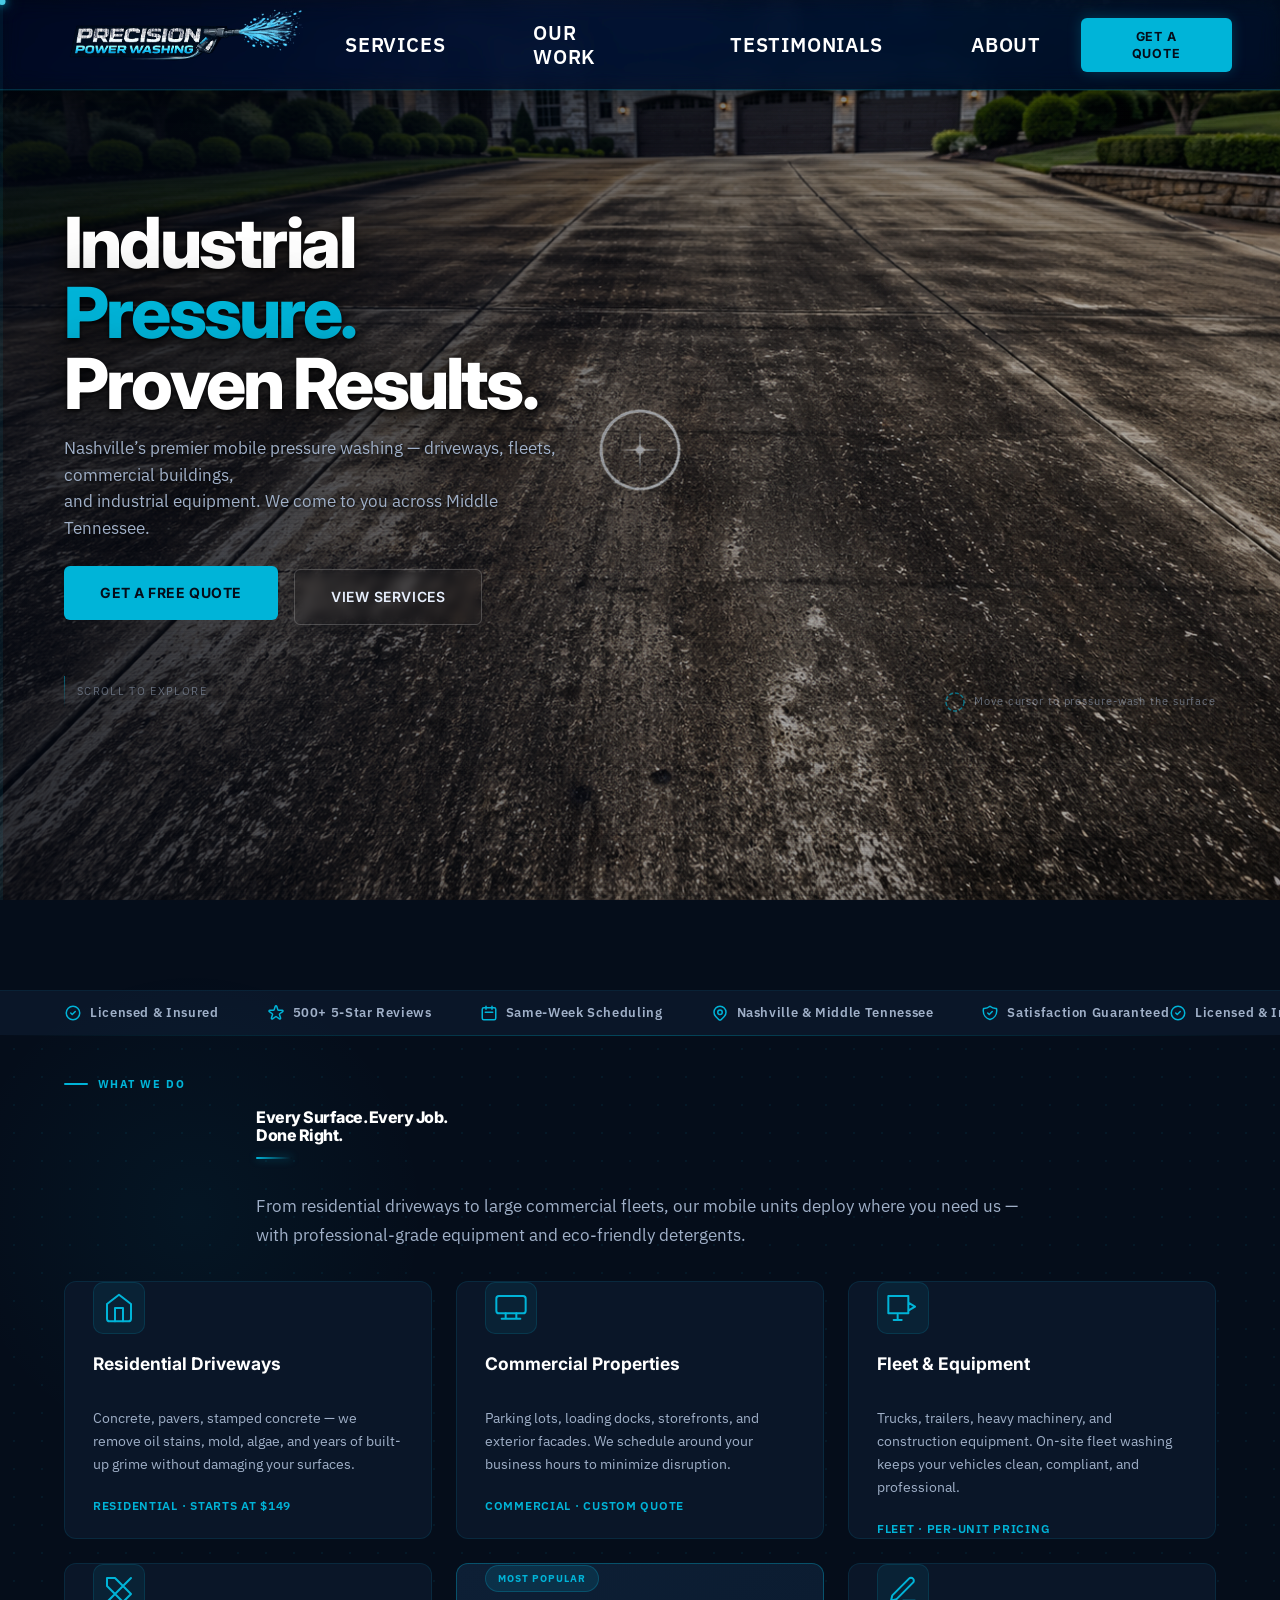
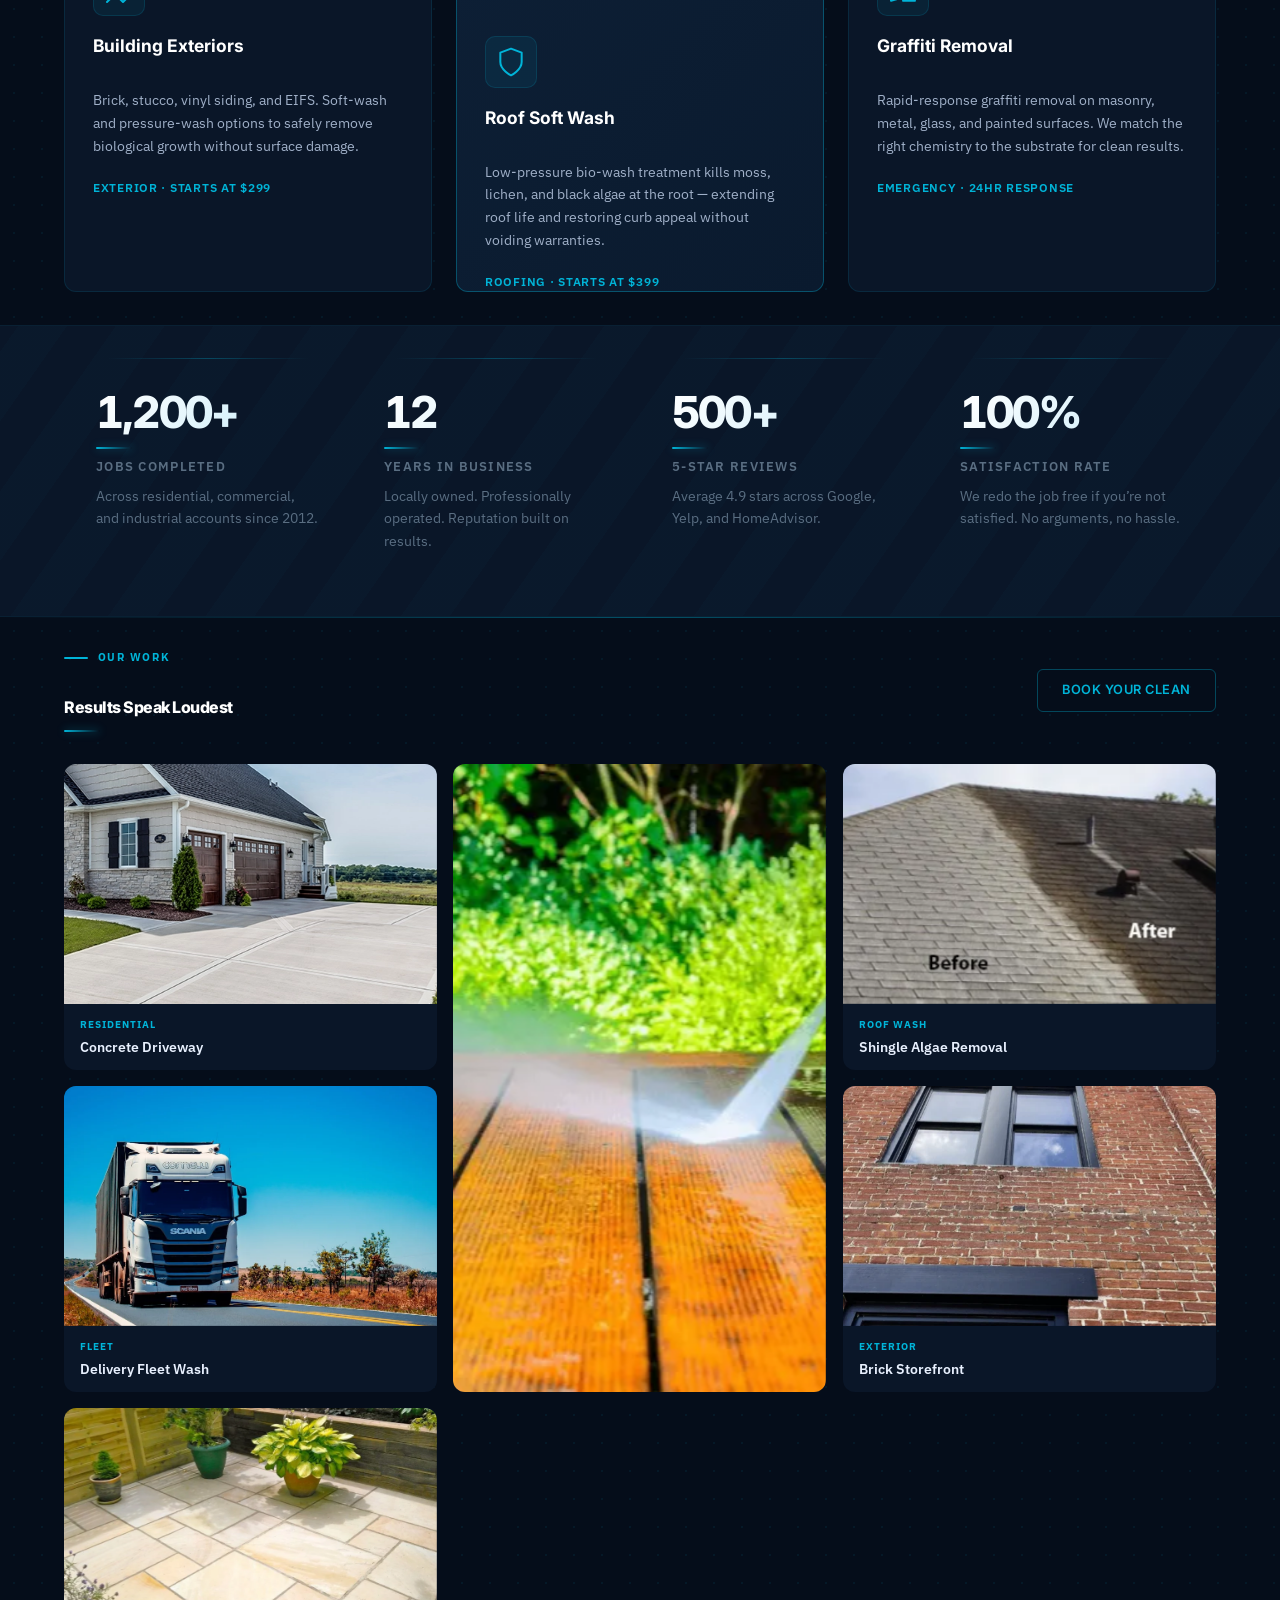
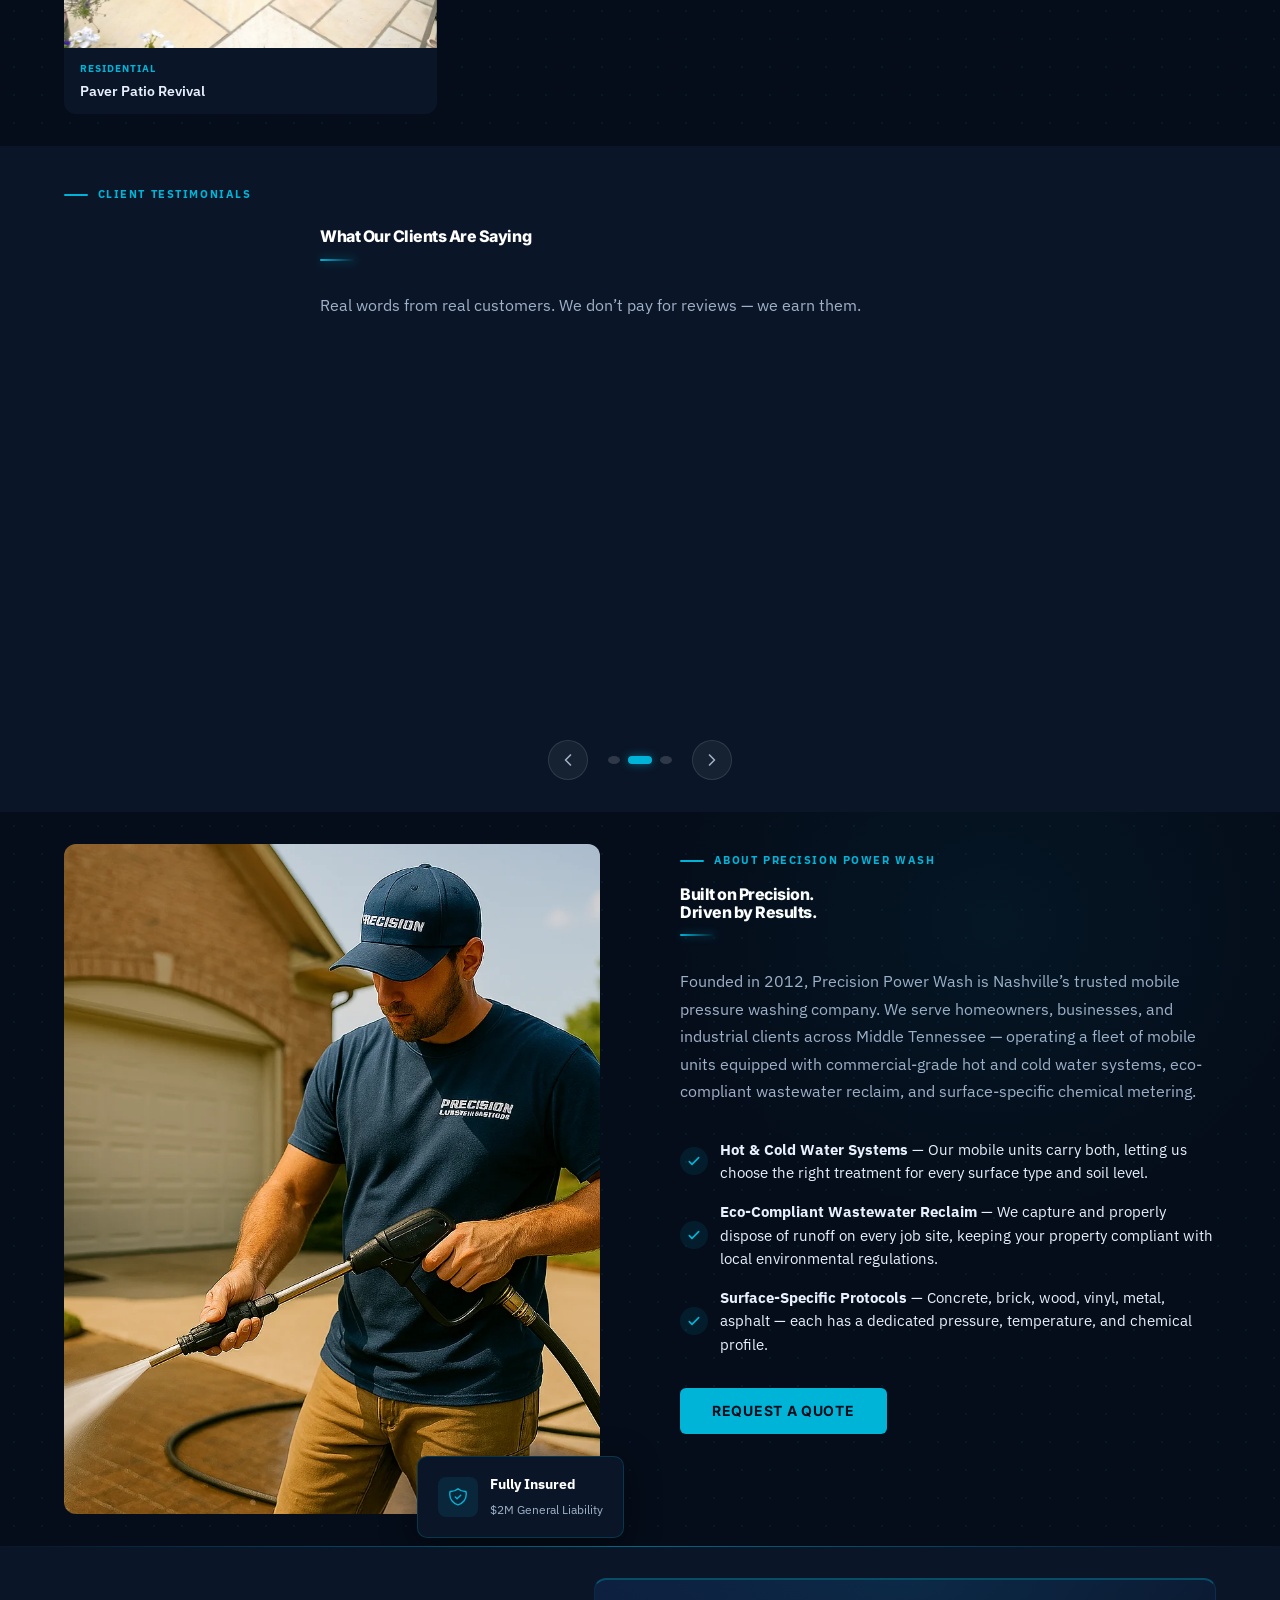
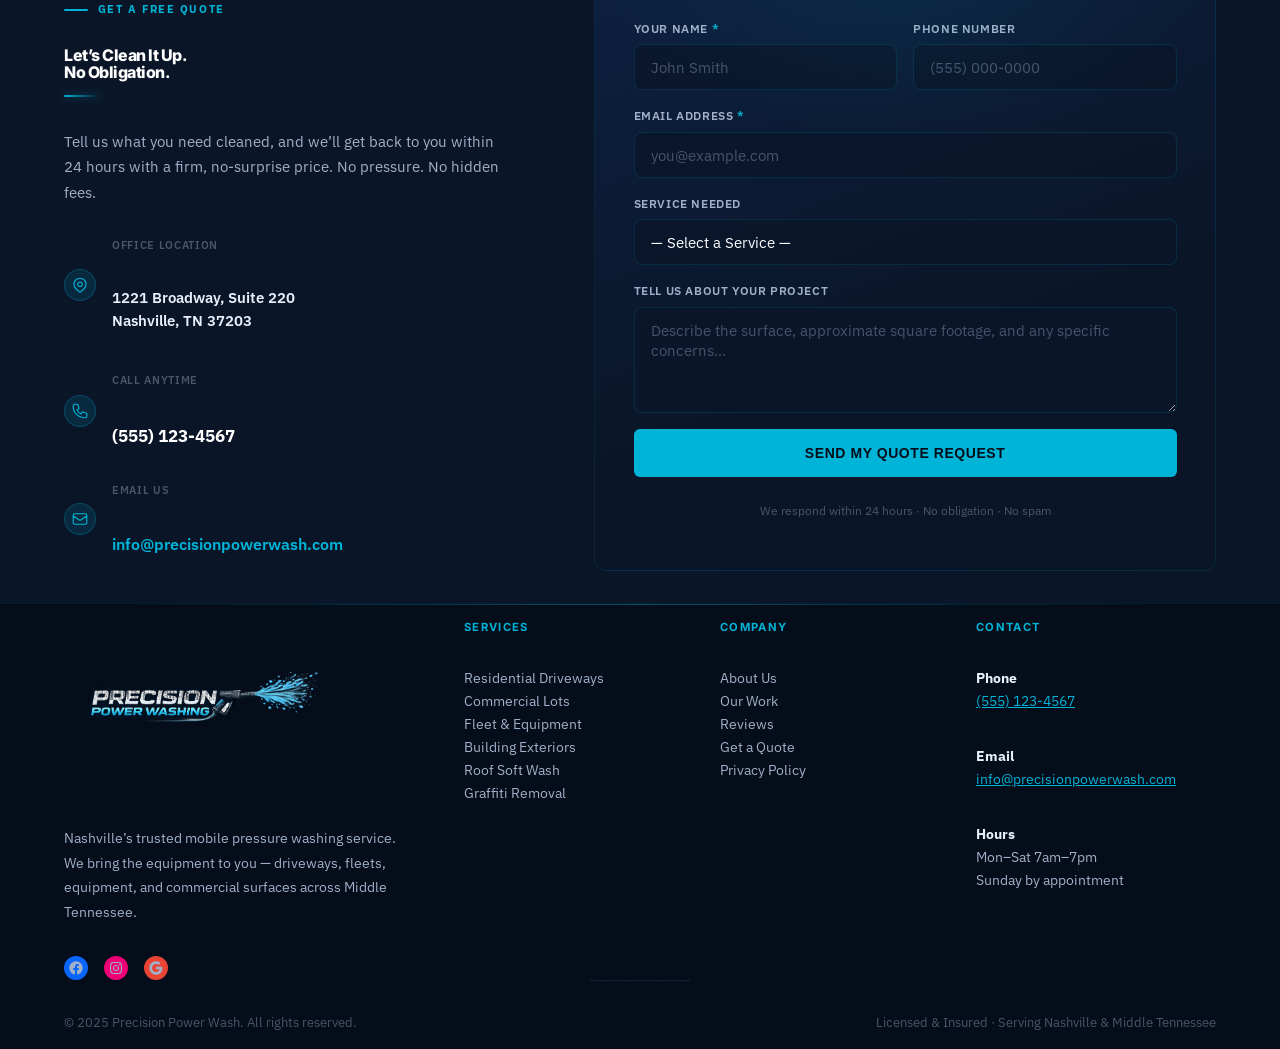
<file: unnamed-file.C/Program-Files/Git/hello-world/index.html>
<!DOCTYPE html>
<html>
	<head>
		<title>Redirecting...</title>
		<meta http-equiv="refresh" content="0;url=/">
	</head>
	<body>
		<script type="text/javascript">
			window.location = "/";
		</script>

		<p>You are being redirected to <a href="/">/</a></p>
	</body>
</html>
</file>
<file: wp-content/themes/precision-power-wash/assets/css/theme.css>
/* ==========================================================================
   Precision Power Wash — Theme CSS
   ========================================================================== */

/* ── Reset / Base ─────────────────────────────────────────────────────────── */
*, *::before, *::after { box-sizing: border-box; }

:root {
  --ppw-ink:        #050d1a;
  --ppw-navy:       #0a1628;
  --ppw-steel:      #132238;
  --ppw-blue-deep:  #1a3a5c;
  --ppw-blue-mid:   #1e4976;
  --ppw-cyan:       #00b4d8;
  --ppw-cyan-light: #48cae4;
  --ppw-slate:      #4a5568;
  --ppw-mist:       #a0b0c8;
  --ppw-text:       #e8f0fe;
  --ppw-white:      #ffffff;
  --ppw-header-h:   90px;
  --ppw-radius:     0.75rem;
  --ppw-trans:      all 0.25s cubic-bezier(0.4, 0, 0.2, 1);
}

html { scroll-behavior: smooth; }

body {
  background-color: var(--ppw-ink);
  color: var(--ppw-text);
  font-family: 'IBM Plex Sans', 'Inter', 'Segoe UI', system-ui, sans-serif;
  -webkit-font-smoothing: antialiased;
  -moz-osx-font-smoothing: grayscale;
  overflow-x: hidden;
}

/* Hero headlines keep Inter for weight/impact */
.ppw-hero__headline,
.ppw-hero h1 {
  font-family: 'Inter', system-ui, sans-serif;
}

/* Compress hero vertical rhythm so CTA stays above the fold */
.ppw-hero__headline { margin-top: 1rem !important; }
.ppw-hero__sub      { margin-top: 1rem !important; font-size: clamp(0.9rem, 1.3vw, 1.05rem) !important; }
.ppw-hero__ctas     { margin-top: 1.5rem !important; }

img { max-width: 100%; height: auto; display: block; }
a { transition: color 0.2s; }
button { cursor: pointer; border: none; background: none; }
ul { list-style: none; margin: 0; padding: 0; }

/* ── Header ───────────────────────────────────────────────────────────────── */
.ppw-header {
  position: sticky;
  top: 0;
  z-index: 100;
  width: 100%;
  background: linear-gradient(135deg,
    rgba(2, 8, 24, 0.95) 0%,
    rgba(8, 18, 38, 0.92) 40%,
    rgba(4, 16, 34, 0.94) 70%,
    rgba(0, 12, 28, 0.95) 100%
  );
  /* backdrop-filter lives on ::before so it doesn't trap fixed children */
  border-bottom: 1px solid rgba(0, 180, 216, 0.22);
  box-shadow: 0 1px 0 rgba(0, 180, 216, 0.1), 0 4px 24px rgba(0, 0, 0, 0.45);
  transition: background 0.3s ease, box-shadow 0.3s ease, transform 0.3s ease;
}
.ppw-header::before {
  content: '';
  position: absolute;
  inset: 0;
  backdrop-filter: blur(10px) saturate(1.6);
  -webkit-backdrop-filter: blur(10px) saturate(1.6);
  z-index: -1;
  pointer-events: none;
}

.ppw-header__inner {
  display: flex;
  align-items: center;
  justify-content: space-between;
  gap: 2rem;
  padding: 0 clamp(1.5rem, 4vw, 3rem);
  height: var(--ppw-header-h);
  max-width: 90rem;
  margin: 0 auto;
}

.ppw-header--scrolled {
  background: linear-gradient(135deg,
    rgba(2, 6, 18, 0.98) 0%,
    rgba(6, 14, 32, 0.97) 50%,
    rgba(2, 10, 24, 0.98) 100%
  );
  box-shadow: 0 1px 0 rgba(0,180,216,0.18), 0 8px 40px rgba(0,0,0,0.7);
}

.ppw-header--hidden { transform: translateY(-100%); }

/* Logo — spray extends right into gap between brand and first nav link */
.ppw-header__brand { gap: 0; overflow: visible; flex-shrink: 0; }
.ppw-header__brand a { text-decoration: none; display: block; line-height: 0; }

/* Tighten inner gap so spray reaches nav naturally */
.ppw-header__inner { gap: 0.75rem; }

.ppw-logo,
figure.wp-block-image.ppw-logo { overflow: visible !important; }

.ppw-logo,
figure.wp-block-image.ppw-logo {
  margin: 0 !important;
  padding: 0 !important;
  line-height: 0 !important;
  transition: filter 0.3s ease, transform 0.3s ease;
}
.ppw-logo img {
  display: block !important;
  width: auto !important;
  height: 174px !important;
  max-height: 174px !important;
  object-fit: contain;
  filter: brightness(1.1) contrast(1.05);
}
.ppw-logo:hover,
figure.wp-block-image.ppw-logo:hover {
  transform: scale(1.03);
  filter:
    brightness(1.1)
    drop-shadow(0 0 8px rgba(0,180,216,0.75))
    drop-shadow(0 0 22px rgba(0,180,216,0.4));
}

/* Nav links — premium redesign */
.ppw-nav .wp-block-navigation__container { gap: 0; }

.ppw-nav .wp-block-navigation-item__content,
.ppw-nav a {
  font-family: 'IBM Plex Sans', system-ui, sans-serif !important;
  font-size: 0.72rem !important;
  font-weight: 500 !important;
  letter-spacing: 0.05em !important;
  text-transform: uppercase !important;
  color: rgba(160,176,200,0.85) !important;
  text-decoration: none !important;
  padding: 0 1.75rem !important;
  position: relative;
  transition: color 0.2s ease !important;
  display: flex !important;
  align-items: center !important;
  height: var(--ppw-header-h) !important;
}

/* Animated underline indicator */
.ppw-nav .wp-block-navigation-item__content::after,
.ppw-nav a::after {
  content: '' !important;
  position: absolute !important;
  bottom: 0 !important;
  left: 1.75rem !important;
  right: 1.75rem !important;
  height: 2px !important;
  background: var(--ppw-cyan) !important;
  border-radius: 2px 2px 0 0 !important;
  transform: scaleX(0) !important;
  transform-origin: center !important;
  transition: transform 0.22s cubic-bezier(0.4,0,0.2,1) !important;
}

.ppw-nav .wp-block-navigation-item__content:hover,
.ppw-nav a:hover {
  color: var(--ppw-white) !important;
}
.ppw-nav .wp-block-navigation-item__content:hover::after,
.ppw-nav a:hover::after {
  transform: scaleX(1) !important;
}

/* Quote button — explicit overrides to survive the nav reset */
.ppw-btn-quote .wp-block-button__link {
  background: var(--ppw-cyan) !important;
  color: var(--ppw-ink) !important;
  font-size: 0.78rem !important;
  font-weight: 700 !important;
  letter-spacing: 0.07em !important;
  text-transform: uppercase !important;
  padding: 0.6rem 1.8rem !important;
  border-radius: 0.375rem !important;
  text-decoration: none !important;
  display: inline-block !important;
  line-height: 1.4 !important;
  min-height: unset !important;
  box-shadow: 0 0 14px rgba(0,180,216,0.25) !important;
  transition: background 0.3s ease, box-shadow 0.3s ease, transform 0.3s ease !important;
}
.ppw-btn-quote .wp-block-button__link:hover {
  background: var(--ppw-cyan-light) !important;
  box-shadow: 0 0 18px rgba(0, 180, 216, 0.55), 0 0 40px rgba(0, 180, 216, 0.2) !important;
  transform: translateY(-1px);
}

/* ── Hero ─────────────────────────────────────────────────────────────────── */
.ppw-hero {
  position: relative;
  min-height: 100svh;
  display: flex;
  flex-direction: column;
  overflow: hidden;
}

#ppw-webgl-container {
  position: absolute;
  inset: 0;
  z-index: 0;
  width: 100%;
  height: 100%;
}

/* Ensure the FSE block wrapper doesn't clip the hero */
.ppw-hero,
.wp-block-group.ppw-hero {
  min-height: 100svh !important;
  position: relative !important;
  overflow: hidden !important;
  padding: 0 !important;
}

#ppw-webgl-canvas {
  width: 100% !important;
  height: 100% !important;
  display: block;
}

/* Scan lines overlay for CRT depth */
.ppw-hero__scan-lines {
  position: absolute;
  inset: 0;
  background: repeating-linear-gradient(
    to bottom,
    transparent 0px,
    transparent 3px,
    rgba(0, 0, 0, 0.06) 3px,
    rgba(0, 0, 0, 0.06) 4px
  );
  pointer-events: none;
  z-index: 1;
}

.ppw-hero__content {
  position: relative;
  z-index: 3;
  padding-top: calc(var(--ppw-header-h) + 0.75rem);
  padding-bottom: clamp(1.5rem, 4vh, 3rem);
  padding-left: clamp(1.25rem, 5vw, 4rem);
  padding-right: clamp(1.25rem, 5vw, 4rem);
  max-width: 90rem;
  margin: 0 auto;
  width: 100%;
  display: flex !important;
  flex-direction: column !important;
  align-items: flex-start !important;
}

/* Override FSE constrained layout auto-centering on hero children */
.ppw-hero__content > *,
.ppw-hero__content.is-layout-constrained > *,
.wp-block-group.ppw-hero__content > * {
  margin-left: 0 !important;
  margin-right: 0 !important;
}

.ppw-hero__badge {
  display: inline-flex;
  align-items: center;
  gap: 0.5rem;
  background: rgba(2, 8, 20, 0.65);
  border: 1px solid rgba(0, 180, 216, 0.35);
  border-radius: 100px;
  padding: 0.4rem 1rem;
  margin-bottom: 1.75rem;
  backdrop-filter: blur(8px);
  -webkit-backdrop-filter: blur(8px);
}

.ppw-status-dot {
  width: 7px;
  height: 7px;
  border-radius: 50%;
  background: var(--ppw-cyan);
  box-shadow: 0 0 8px var(--ppw-cyan);
  animation: ppw-pulse 2s ease-in-out infinite;
  flex-shrink: 0;
}

@keyframes ppw-pulse {
  0%, 100% { opacity: 1; transform: scale(1);    }
  50%       { opacity: 0.6; transform: scale(1.3); }
}

.ppw-hero__headline {
  font-size: clamp(2.75rem, 5.5vw, 5rem);
  font-weight: 800;
  line-height: 1.0;
  letter-spacing: -0.04em;
  color: var(--ppw-white);
  max-width: 14ch;
  text-shadow:
    0 2px 4px rgba(0,0,0,0.9),
    0 4px 24px rgba(0,0,0,0.7),
    0 0 60px rgba(0,0,0,0.5);
}

.ppw-text-cyan {
  color: #00b4d8;
  animation: ppw-pressure-shine 4.5s ease-in-out infinite;
}

.ppw-hero__sub {
  max-width: 52ch;
  font-size: clamp(1rem, 1.5vw, 1.2rem);
  line-height: 1.65;
  color: #d8e8f8;
  text-shadow: 0 1px 3px rgba(0,0,0,0.85), 0 2px 16px rgba(0,0,0,0.6);
  margin-left: 0 !important;
  text-align: left !important;
}

.ppw-hero__ctas {
  gap: 1rem;
  flex-wrap: wrap;
  justify-content: flex-start !important;
  margin-left: 0 !important;
}

/* Primary CTA */
.ppw-btn-primary .wp-block-button__link {
  background: var(--ppw-cyan);
  color: var(--ppw-ink);
  font-weight: 700;
  font-size: 0.875rem;
  letter-spacing: 0.04em;
  text-transform: uppercase;
  padding: 1rem 2.25rem;
  border-radius: 0.375rem;
  text-decoration: none;
  display: inline-block;
  transition: var(--ppw-trans);
}
.ppw-btn-primary .wp-block-button__link:hover {
  background: var(--ppw-cyan-light);
  transform: translateY(-2px);
  box-shadow: 0 6px 30px rgba(0, 180, 216, 0.45);
}

/* Outline CTA */
.ppw-btn-outline .wp-block-button__link {
  background: transparent;
  color: var(--ppw-text);
  font-weight: 600;
  font-size: 0.875rem;
  letter-spacing: 0.04em;
  text-transform: uppercase;
  padding: 1rem 2.25rem;
  border: 1px solid rgba(255, 255, 255, 0.2);
  border-radius: 0.375rem;
  text-decoration: none;
  display: inline-block;
  transition: var(--ppw-trans);
  backdrop-filter: blur(4px);
}
.ppw-btn-outline .wp-block-button__link:hover {
  border-color: var(--ppw-cyan);
  color: var(--ppw-cyan);
  background: rgba(0, 180, 216, 0.06);
}

/* Scroll hint */
.ppw-hero__scroll-hint {
  display: flex;
  align-items: center;
  gap: 0.75rem;
  margin-top: 3rem;
  opacity: 0.5;
  font-size: 0.7rem;
  letter-spacing: 0.12em;
  text-transform: uppercase;
  color: var(--ppw-mist);
  animation: ppw-scroll-hint 2.5s ease-in-out infinite;
}

.ppw-scroll-line {
  width: 1px;
  height: 32px;
  background: linear-gradient(to bottom, var(--ppw-cyan), transparent);
  flex-shrink: 0;
}

@keyframes ppw-scroll-hint {
  0%, 100% { transform: translateY(0);  opacity: 0.5; }
  50%       { transform: translateY(6px); opacity: 0.8; }
}

/* Cursor hint */
.ppw-hero__cursor-hint {
  position: absolute;
  bottom: 2rem;
  right: clamp(1.25rem, 5vw, 4rem);
  display: flex;
  align-items: center;
  gap: 0.6rem;
  font-size: 0.7rem;
  letter-spacing: 0.08em;
  color: var(--ppw-mist);
  opacity: 0.55;
  transition: opacity 0.6s ease;
  pointer-events: none;
}
.ppw-hero__cursor-hint svg { animation: ppw-spin 6s linear infinite; flex-shrink: 0; }
@keyframes ppw-spin { to { transform: rotate(360deg); } }

/* ── Trust Bar ─────────────────────────────────────────────────────────────── */
.ppw-trust-bar { border-top: 1px solid rgba(0, 180, 216, 0.08); }

.ppw-trust-item { gap: 0.5rem; }

.ppw-trust-divider {
  width: 1px;
  height: 1.5rem;
  background: rgba(255, 255, 255, 0.08);
  flex-shrink: 0;
}

@media (max-width: 640px) {
  .ppw-trust-divider { display: none; }
}

/* ── Section Labels ─────────────────────────────────────────────────────────── */
.ppw-label {
  display: inline-block;
  font-size: 0.7rem !important;
  letter-spacing: 0.14em;
  font-weight: 700;
  text-transform: uppercase;
  color: var(--ppw-cyan) !important;
}

/* ── Service Cards ──────────────────────────────────────────────────────────── */
.ppw-service-card {
  background: var(--ppw-navy);
  border: 1px solid rgba(0, 180, 216, 0.1);
  border-radius: var(--ppw-radius);
  padding: 2rem 1.75rem;
  transition: var(--ppw-trans);
  height: 100%;
  will-change: transform;
}

.ppw-service-card:hover {
  border-color: rgba(0, 180, 216, 0.35);
  box-shadow: 0 8px 40px rgba(0, 0, 0, 0.5), 0 0 30px rgba(0, 180, 216, 0.15);
}

.ppw-service-card--featured {
  background: linear-gradient(135deg, #0d1f35 0%, #0a1a2e 100%);
  border-color: rgba(0, 180, 216, 0.3);
  position: relative;
  overflow: hidden;
}

.ppw-service-card--featured::before {
  content: '';
  position: absolute;
  inset: 0;
  background: radial-gradient(ellipse at 30% -20%, rgba(0, 180, 216, 0.12) 0%, transparent 60%);
  pointer-events: none;
}

.ppw-service-badge {
  display: inline-flex;
  align-items: center;
  background: rgba(0, 180, 216, 0.12);
  border: 1px solid rgba(0, 180, 216, 0.25);
  color: var(--ppw-cyan);
  font-size: 0.65rem;
  font-weight: 700;
  letter-spacing: 0.1em;
  text-transform: uppercase;
  padding: 0.25rem 0.75rem;
  border-radius: 100px;
  margin-bottom: 0.75rem;
}

.ppw-service-icon {
  width: 52px;
  height: 52px;
  background: rgba(0, 180, 216, 0.08);
  border: 1px solid rgba(0, 180, 216, 0.15);
  border-radius: 0.625rem;
  display: flex;
  align-items: center;
  justify-content: center;
  transition: var(--ppw-trans);
}

.ppw-service-card:hover .ppw-service-icon {
  background: rgba(0, 180, 216, 0.14);
  border-color: rgba(0, 180, 216, 0.3);
  box-shadow: 0 0 16px rgba(0, 180, 216, 0.2);
}

/* ── Stats Section ─────────────────────────────────────────────────────────── */
.ppw-stats { border-top: 1px solid rgba(0, 180, 216, 0.06); border-bottom: 1px solid rgba(0, 180, 216, 0.06); }

.ppw-stat-col {
  padding: 2.5rem 3rem;
  position: relative;
}

@media (min-width: 769px) {
  .ppw-stat-col + .ppw-stat-col { border-left: 1px solid rgba(255, 255, 255, 0.06); }
}

.ppw-stat-divider {
  display: none;
}

.ppw-stat-number {
  font-variant-numeric: tabular-nums;
  background: linear-gradient(135deg, #ffffff 0%, #a0d8ef 100%);
  -webkit-background-clip: text;
  -webkit-text-fill-color: transparent;
  background-clip: text;
}

/* ── Gallery ────────────────────────────────────────────────────────────────── */
.ppw-gallery__grid {
  display: grid;
  grid-template-columns: repeat(auto-fill, minmax(min(100%, 18rem), 1fr));
  gap: 1rem;
}

.ppw-gallery-item {
  position: relative;
  border-radius: var(--ppw-radius);
  overflow: hidden;
  background: var(--ppw-navy);
}

.ppw-gallery-item--tall { grid-row: span 2; }

.ppw-gallery-item__img-wrap {
  position: relative;
  overflow: hidden;
  height: 240px;
}

.ppw-gallery-item--tall .ppw-gallery-item__img-wrap {
  height: 100%;
  min-height: 496px;
}

.ppw-gallery-item__img {
  width: 100%;
  height: 100%;
  object-fit: cover;
  display: block;
  transition: transform 0.5s ease;
}

.ppw-gallery-item:hover .ppw-gallery-item__img { transform: scale(1.06); }

.ppw-gallery-overlay {
  position: absolute;
  inset: 0;
  background: rgba(0, 180, 216, 0.0);
  display: flex;
  align-items: center;
  justify-content: center;
  transition: background 0.3s ease;
}

.ppw-gallery-overlay span {
  color: white;
  font-size: 0.8rem;
  font-weight: 700;
  letter-spacing: 0.1em;
  text-transform: uppercase;
  opacity: 0;
  transform: translateY(8px);
  transition: opacity 0.3s ease, transform 0.3s ease;
  border: 1px solid rgba(255,255,255,0.6);
  padding: 0.5rem 1.25rem;
  border-radius: 0.25rem;
}

.ppw-gallery-item:hover .ppw-gallery-overlay {
  background: rgba(0, 10, 30, 0.45);
}

.ppw-gallery-item:hover .ppw-gallery-overlay span {
  opacity: 1;
  transform: translateY(0);
}

.ppw-gallery-item__meta {
  padding: 0.75rem 1rem;
  display: flex;
  flex-direction: column;
  gap: 0.2rem;
}

.ppw-gallery-item__tag {
  font-size: 0.65rem;
  font-weight: 700;
  letter-spacing: 0.1em;
  text-transform: uppercase;
  color: var(--ppw-cyan);
}

.ppw-gallery-item__title {
  font-size: 0.875rem;
  font-weight: 600;
  color: var(--ppw-text);
}

/* Image placeholder */
.ppw-img-placeholder {
  background: var(--ppw-steel);
  border: 1px dashed rgba(0, 180, 216, 0.2);
  display: flex;
  align-items: center;
  justify-content: center;
  aspect-ratio: 4/3;
  height: auto !important;
  min-height: unset !important;
}

.ppw-gallery-item--tall .ppw-img-placeholder { aspect-ratio: 3/4; }

.ppw-placeholder-inner {
  display: flex;
  flex-direction: column;
  align-items: center;
  gap: 0.75rem;
  color: rgba(255,255,255,0.35);
  font-size: 0.75rem;
  text-align: center;
  line-height: 1.5;
  padding: 1rem;
}

/* ── Testimonials Slider ─────────────────────────────────────────────────────── */
.ppw-testi-slider { overflow: hidden; position: relative; }

.ppw-testi-track {
  display: flex;
  transition: transform 0.55s cubic-bezier(0.4, 0, 0.2, 1);
}

.ppw-testi-slide {
  flex: 0 0 100%;
  padding: 0.25rem;
}

.ppw-testi-card {
  background: var(--ppw-steel);
  border: 1px solid rgba(0, 180, 216, 0.1);
  border-radius: var(--ppw-radius);
  padding: clamp(2rem, 4vw, 3rem);
  max-width: 56rem;
  margin: 0 auto;
  position: relative;
}

.ppw-testi-card::before {
  content: '\201C';
  position: absolute;
  top: 1.5rem;
  right: 2rem;
  font-size: 8rem;
  line-height: 1;
  color: rgba(0, 180, 216, 0.07);
  font-family: Georgia, serif;
  pointer-events: none;
}

.ppw-testi-stars { display: flex; gap: 0.25rem; margin-bottom: 1.5rem; }

.ppw-testi-quote {
  font-size: clamp(1rem, 1.5vw, 1.2rem);
  line-height: 1.7;
  color: var(--ppw-text);
  margin: 0 0 2rem;
  font-style: normal;
  border: none;
}

.ppw-testi-author {
  display: flex;
  align-items: center;
  gap: 1rem;
}

.ppw-testi-avatar {
  width: 44px;
  height: 44px;
  border-radius: 50%;
  background: linear-gradient(135deg, var(--ppw-blue-deep), var(--ppw-blue-mid));
  display: flex;
  align-items: center;
  justify-content: center;
  font-size: 0.8rem;
  font-weight: 700;
  color: var(--ppw-text);
  flex-shrink: 0;
  border: 1px solid rgba(0, 180, 216, 0.2);
}

.ppw-testi-avatar::after {
  content: attr(data-initials);
}

.ppw-testi-info strong {
  display: block;
  font-size: 0.95rem;
  color: var(--ppw-white);
}

.ppw-testi-info span {
  font-size: 0.8rem;
  color: var(--ppw-mist);
}

/* Slider controls */
.ppw-testi-controls {
  display: flex;
  align-items: center;
  justify-content: center;
  gap: 1.25rem;
  margin-top: 2rem;
}

.ppw-testi-btn {
  width: 40px;
  height: 40px;
  border-radius: 50%;
  background: rgba(255,255,255,0.05);
  border: 1px solid rgba(255,255,255,0.1);
  color: var(--ppw-mist);
  display: flex;
  align-items: center;
  justify-content: center;
  transition: var(--ppw-trans);
}
.ppw-testi-btn:hover {
  background: rgba(0, 180, 216, 0.12);
  border-color: rgba(0, 180, 216, 0.3);
  color: var(--ppw-cyan);
}

.ppw-testi-dots { display: flex; gap: 0.5rem; }

.ppw-testi-dot {
  width: 8px;
  height: 8px;
  border-radius: 50%;
  background: rgba(255,255,255,0.15);
  transition: var(--ppw-trans);
}

.ppw-testi-dot--active {
  background: var(--ppw-cyan);
  box-shadow: 0 0 8px rgba(0, 180, 216, 0.5);
  width: 24px;
  border-radius: 4px;
}

/* ── About Section ──────────────────────────────────────────────────────────── */
.ppw-about__visual {
  position: relative;
  border-radius: var(--ppw-radius);
  overflow: visible;
}

.ppw-about__img {
  border-radius: var(--ppw-radius);
  width: 100%;
  aspect-ratio: 4/5;
  object-fit: cover;
}

.ppw-about__badge-card {
  position: absolute;
  bottom: -1.5rem;
  right: -1.5rem;
  background: var(--ppw-navy);
  border: 1px solid rgba(0, 180, 216, 0.2);
  border-radius: 0.625rem;
  padding: 1rem 1.25rem;
  display: flex;
  align-items: center;
  gap: 0.75rem;
  box-shadow: 0 8px 32px rgba(0, 0, 0, 0.5);
}

.ppw-about__badge-icon {
  width: 40px;
  height: 40px;
  border-radius: 0.5rem;
  background: rgba(0, 180, 216, 0.1);
  display: flex;
  align-items: center;
  justify-content: center;
  flex-shrink: 0;
}

.ppw-about__badge-card strong {
  display: block;
  font-size: 0.875rem;
  font-weight: 700;
  color: var(--ppw-white);
}

.ppw-about__badge-card span {
  font-size: 0.75rem;
  color: var(--ppw-mist);
}

.ppw-about__check {
  width: 28px;
  height: 28px;
  border-radius: 50%;
  background: rgba(0, 180, 216, 0.1);
  display: flex;
  align-items: center;
  justify-content: center;
  flex-shrink: 0;
  margin-top: 0.1rem;
}

/* ── Quote Form ─────────────────────────────────────────────────────────────── */
.ppw-contact-icon {
  width: 40px;
  height: 40px;
  border-radius: 0.5rem;
  background: rgba(0, 180, 216, 0.08);
  border: 1px solid rgba(0, 180, 216, 0.15);
  display: flex;
  align-items: center;
  justify-content: center;
  flex-shrink: 0;
}

.ppw-quote-form {
  background: var(--ppw-steel);
  border: 1px solid rgba(0, 180, 216, 0.1);
  border-radius: var(--ppw-radius);
  padding: clamp(1.5rem, 3vw, 2.5rem);
}

.ppw-form-row--2col {
  display: grid;
  grid-template-columns: 1fr 1fr;
  gap: 1rem;
}

@media (max-width: 540px) {
  .ppw-form-row--2col { grid-template-columns: 1fr; }
}

.ppw-form-group {
  display: flex;
  flex-direction: column;
  gap: 0.4rem;
  margin-bottom: 1rem;
}

.ppw-form-group label {
  font-size: 0.75rem;
  font-weight: 600;
  letter-spacing: 0.05em;
  text-transform: uppercase;
  color: var(--ppw-mist);
}

.ppw-form-group label span { color: var(--ppw-cyan); }

.ppw-form-group input,
.ppw-form-group select,
.ppw-form-group textarea {
  background: rgba(255, 255, 255, 0.04);
  border: 1px solid rgba(255, 255, 255, 0.1);
  border-radius: 0.5rem;
  padding: 0.75rem 1rem;
  color: var(--ppw-white);
  font-family: inherit;
  font-size: 0.95rem;
  transition: border-color 0.2s, box-shadow 0.2s;
  width: 100%;
  outline: none;
}

.ppw-form-group input::placeholder,
.ppw-form-group textarea::placeholder {
  color: rgba(160, 176, 200, 0.4);
}

.ppw-form-group select { appearance: none; cursor: pointer; }
.ppw-form-group select option { background: var(--ppw-navy); color: var(--ppw-white); }

.ppw-form-group input:focus,
.ppw-form-group select:focus,
.ppw-form-group textarea:focus {
  border-color: rgba(0, 180, 216, 0.5);
  box-shadow: 0 0 0 3px rgba(0, 180, 216, 0.12);
}

.ppw-form-footer { display: flex; flex-direction: column; gap: 0.75rem; margin-top: 0.5rem; }

.ppw-form-submit {
  background: var(--ppw-cyan);
  color: var(--ppw-ink);
  font-weight: 700;
  font-size: 0.875rem;
  letter-spacing: 0.04em;
  text-transform: uppercase;
  padding: 1rem 2rem;
  border-radius: 0.375rem;
  transition: var(--ppw-trans);
  display: flex;
  align-items: center;
  justify-content: center;
  gap: 0.5rem;
  border: none;
  width: 100%;
}

.ppw-form-submit:hover {
  background: var(--ppw-cyan-light);
  box-shadow: 0 4px 20px rgba(0, 180, 216, 0.4);
  transform: translateY(-1px);
}

.ppw-form-submit:disabled {
  opacity: 0.7;
  cursor: not-allowed;
  transform: none;
}

.ppw-form-submit__loading { display: none; animation: ppw-spin 0.8s linear infinite; }
.ppw-form-submit--loading .ppw-form-submit__text { display: none; }
.ppw-form-submit--loading .ppw-form-submit__loading { display: block; }

.ppw-form-note {
  font-size: 0.75rem;
  color: var(--ppw-slate);
  text-align: center;
}

.ppw-form-success,
.ppw-form-error {
  display: flex;
  align-items: center;
  gap: 0.75rem;
  padding: 1rem 1.25rem;
  border-radius: 0.5rem;
  font-size: 0.9rem;
  font-weight: 500;
  margin-top: 0.75rem;
}

.ppw-form-success { background: rgba(0, 180, 216, 0.1); border: 1px solid rgba(0, 180, 216, 0.25); color: var(--ppw-cyan-light); }
.ppw-form-error   { background: rgba(220, 53, 69, 0.1);  border: 1px solid rgba(220, 53, 69, 0.25); color: #f8a0a8; }

/* ── Footer ─────────────────────────────────────────────────────────────────── */
.ppw-footer { border-top: 1px solid rgba(0, 180, 216, 0.08); }

.ppw-footer-logo,
figure.wp-block-image.ppw-footer-logo {
  margin: 0 0 1rem !important;
  padding: 0 !important;
  line-height: 0 !important;
}
.ppw-footer-logo img {
  display: block !important;
  width: auto !important;
  height: 174px !important;
  max-height: 174px !important;
  object-fit: contain;
  filter: brightness(1.05);
}

.ppw-footer__list a {
  color: var(--ppw-mist);
  text-decoration: none;
  font-size: 0.875rem;
  transition: color 0.2s;
}
.ppw-footer__list a:hover { color: var(--ppw-cyan); }

.ppw-footer__divider { border: none; border-top: 1px solid var(--ppw-steel); margin: 0; }

/* ── Scroll Reveal ──────────────────────────────────────────────────────────── */
.ppw-reveal {
  opacity: 0;
  transform: translateY(24px);
  transition: opacity 0.55s ease, transform 0.55s ease;
}

.ppw-revealed {
  opacity: 1;
  transform: translateY(0);
}

/* Stagger cards */
.ppw-service-card:nth-child(2) { transition-delay: 0.08s; }
.ppw-service-card:nth-child(3) { transition-delay: 0.16s; }
.ppw-service-card:nth-child(4) { transition-delay: 0.04s; }
.ppw-service-card:nth-child(5) { transition-delay: 0.12s; }
.ppw-service-card:nth-child(6) { transition-delay: 0.20s; }

.ppw-gallery-item:nth-child(2) { transition-delay: 0.05s; }
.ppw-gallery-item:nth-child(3) { transition-delay: 0.10s; }
.ppw-gallery-item:nth-child(4) { transition-delay: 0.15s; }
.ppw-gallery-item:nth-child(5) { transition-delay: 0.20s; }
.ppw-gallery-item:nth-child(6) { transition-delay: 0.25s; }

/* ── Ghost Button ───────────────────────────────────────────────────────────── */
.ppw-btn-ghost .wp-block-button__link {
  background: transparent;
  color: var(--ppw-cyan);
  font-weight: 600;
  font-size: 0.8rem;
  letter-spacing: 0.04em;
  text-transform: uppercase;
  padding: 0.65rem 1.5rem;
  border: 1px solid rgba(0, 180, 216, 0.3);
  border-radius: 0.375rem;
  text-decoration: none;
  display: inline-block;
  transition: var(--ppw-trans);
}
.ppw-btn-ghost .wp-block-button__link:hover {
  background: rgba(0, 180, 216, 0.08);
  border-color: var(--ppw-cyan);
}

/* ── Responsive ─────────────────────────────────────────────────────────────── */
@media (max-width: 900px) {
  .ppw-about__badge-card { display: none; }
  .ppw-about__img { aspect-ratio: 16/9; }
}

@media (max-width: 781px) {
  /* ── Header: slim down, logo smaller, hide nav text — hamburger only ───── */
  .ppw-header__inner {
    padding: 0 1rem;
    gap: 0.5rem;
  }

  /* Logo: scale down so it fits mobile header */
  .ppw-logo img,
  figure.wp-block-image.ppw-logo ~ * .ppw-logo img {
    height: 60px !important;
    max-height: 60px !important;
  }
  .ppw-logo img { height: 60px !important; max-height: 60px !important; }

  /* Hide the Get a Quote button in header — too crowded on mobile */
  .ppw-header .ppw-btn-quote { display: none !important; }

  /* Hide nav links inline — show only via hamburger overlay */
  .ppw-nav .wp-block-navigation__responsive-container:not(.is-menu-open) {
    display: none !important;
  }

  /* ── Hero ───────────────────────────────────────────────────────────────── */
  .ppw-hero__headline { font-size: clamp(2.2rem, 9vw, 3.5rem); }
  .ppw-hero__content  { padding-left: 1.25rem; padding-right: 1.25rem; padding-top: calc(var(--ppw-header-h) + 1rem); }
  .ppw-hero__sub      { font-size: 0.95rem; }
  .ppw-hero__cursor-hint { display: none; }
  .ppw-hero__scroll-hint { margin-top: 1.5rem; }

  /* ── Sections ───────────────────────────────────────────────────────────── */
  .ppw-services,
  .ppw-stats,
  .ppw-testimonials,
  .ppw-about,
  .ppw-quote,
  .ppw-gallery {
    padding-top: 1.5rem !important;
    padding-bottom: 1.5rem !important;
    padding-left: 1.25rem !important;
    padding-right: 1.25rem !important;
  }
  .ppw-trust-bar {
    padding-top: 0.5rem !important;
    padding-bottom: 0.5rem !important;
    padding-left: 1.25rem !important;
    padding-right: 1.25rem !important;
  }

  /* Trust bar — marquee keeps nowrap on mobile too */
  .ppw-trust-bar__track > .wp-block-group {
    gap: 2rem !important;
  }

  /* Stats: stack vertically */
  .ppw-stat-col {
    padding: 1rem 1.25rem;
    border-bottom: 1px solid rgba(255,255,255,0.06);
  }
  .ppw-stat-col:last-child { border-bottom: none; }
  .ppw-stat-number { font-size: 2.25rem !important; }

  /* Gallery: single column */
  .ppw-gallery__grid {
    grid-template-columns: 1fr !important;
  }
  .ppw-gallery-item--tall { grid-row: span 1; }
  .ppw-gallery-item--tall .ppw-gallery-item__img-wrap {
    height: 240px;
    min-height: unset;
  }

  /* Quote form: single column */
  .ppw-form-row--2col { grid-template-columns: 1fr !important; }
  .ppw-quote-form { padding: 1.25rem 1rem; }

  /* About: stack image above text */
  .ppw-about__img { aspect-ratio: 16/9; }

  /* Footer logo: larger on mobile for readability */
  .ppw-footer-logo img { height: 110px !important; max-height: 110px !important; }

  /* Section heading size */
  .ppw-services h2, .ppw-stats h2,
  .ppw-testimonials h2, .ppw-about h2,
  .ppw-quote h2, .ppw-gallery h2 {
    font-size: clamp(1.75rem, 6vw, 2.5rem) !important;
  }

  /* Testimonial card: tighten */
  .ppw-testi-card { padding: 1.5rem; }
}

/* ── WordPress Navigation Block Fixes ───────────────────────────────────────── */

/* Hide the mobile hamburger toggle on desktop entirely */
@media (min-width: 782px) {
  .wp-block-navigation__responsive-container-open,
  .wp-block-navigation__responsive-container-close,
  .ppw-header button[aria-label],
  .ppw-header .wp-block-navigation > button {
    display: none !important;
    visibility: hidden !important;
    width: 0 !important;
    height: 0 !important;
    overflow: hidden !important;
    pointer-events: none !important;
  }
}

/* Kill every source of height inflation in the WP nav block */
.wp-block-navigation,
.wp-block-navigation .wp-block-navigation__container,
.wp-block-navigation .wp-block-navigation-item,
.wp-block-navigation .wp-block-navigation-item__content,
.wp-block-navigation-item__content,
.ppw-nav,
.ppw-nav * {
  padding-top: 0 !important;
  padding-bottom: 0 !important;
  margin-top: 0 !important;
  margin-bottom: 0 !important;
  line-height: 1.2 !important;
  min-height: unset !important;
}

/* Restore only vertical padding reset on nav links — horizontal set per-link above */
.wp-block-navigation-item__content,
.ppw-nav .wp-block-navigation-item__content {
  padding-top: 0 !important;
  padding-bottom: 0 !important;
}

/* Header block itself — strict fixed height, no FSE padding */
.wp-block-group.ppw-header {
  padding-top: 0 !important;
  padding-bottom: 0 !important;
  height: var(--ppw-header-h) !important;
  overflow: visible !important;
}
.wp-block-group.ppw-header__inner,
.wp-block-group.ppw-header > .wp-block-group {
  padding-top: 0 !important;
  padding-bottom: 0 !important;
  height: var(--ppw-header-h) !important;
}

/* Nav item vertical padding — the main culprit inflating height */
.ppw-header .wp-block-navigation-item__content {
  padding-top: 0 !important;
  padding-bottom: 0 !important;
}

/* Logo figure: no extra margin */
.ppw-logo,
.ppw-logo figure,
figure.wp-block-image.ppw-logo {
  margin: 0 !important;
  padding: 0 !important;
  line-height: 0 !important;
}
.ppw-logo img {
  display: block !important;
  width: auto !important;
  height: 174px !important;
  max-height: 174px !important;
  object-fit: contain;
}

/* Style the hamburger toggle on mobile only */
@media (max-width: 781px) {
  .wp-block-navigation__responsive-container-open {
    width: 36px !important;
    height: 36px !important;
    min-width: unset !important;
    padding: 0.4rem !important;
    background: rgba(255,255,255,0.06) !important;
    border: 1px solid rgba(255,255,255,0.15) !important;
    border-radius: 0.375rem !important;
    color: var(--ppw-white) !important;
    display: flex !important;
    align-items: center !important;
    justify-content: center !important;
  }

  .wp-block-navigation__responsive-container-open svg {
    width: 18px !important;
    height: 18px !important;
  }
}

/* Mobile overlay panel */
.wp-block-navigation__responsive-container.is-menu-open {
  background: rgba(5, 13, 26, 0.97) !important;
  backdrop-filter: blur(20px) !important;
}

/* Nav links inside the overlay */
.wp-block-navigation__responsive-container .wp-block-navigation-item__content {
  color: var(--ppw-white) !important;
  font-size: 1.25rem !important;
  font-weight: 600 !important;
  letter-spacing: 0.04em !important;
}

/* Force nav links to display inline on desktop */
@media (min-width: 782px) {
  .ppw-nav .wp-block-navigation__container {
    display: flex !important;
    flex-direction: row !important;
    flex-wrap: nowrap !important;
    align-items: center !important;
    gap: 2rem !important;
  }
  .ppw-nav .wp-block-navigation__responsive-container {
    display: contents !important;
  }
}

/* ── Hero Badge Width Fix ─────────────────────────────────────────────────────── */
.ppw-hero__badge,
.wp-block-group.ppw-hero__badge {
  display: inline-flex !important;
  width: fit-content !important;
  max-width: 100% !important;
  align-items: center !important;
  gap: 0.5rem !important;
}

/* ═══════════════════════════════════════════════════════════════════════════
   SECTION REDESIGN — tighter spacing, richer backgrounds, visual interest
   ═══════════════════════════════════════════════════════════════════════════ */

/* Compact all sections */
.ppw-trust-bar { padding-top: 0.75rem !important; padding-bottom: 0.75rem !important; }
.ppw-services,
.ppw-stats,
.ppw-testimonials,
.ppw-about,
.ppw-quote,
.ppw-gallery {
  padding-top: 2rem !important;
  padding-bottom: 2rem !important;
}

/* Kill default group padding inside sections so inner groups don't balloon */
.ppw-trust-bar .wp-block-group,
.ppw-services .wp-block-group,
.ppw-stats .wp-block-group,
.ppw-testimonials .wp-block-group,
.ppw-about .wp-block-group,
.ppw-quote .wp-block-group,
.ppw-gallery .wp-block-group,
.ppw-footer .wp-block-group {
  padding-top: 0 !important;
  padding-bottom: 0 !important;
}
.ppw-section-header,
.wp-block-group.ppw-section-header {
  margin-bottom: 2.5rem !important;
}

/* ── Cyan dot-grid background — services, gallery, about, footer ─────────── */
.ppw-services,
.ppw-gallery,
.ppw-about,
.ppw-footer {
  background-image: radial-gradient(rgba(0,180,216,0.07) 1px, transparent 1px) !important;
  background-size: 28px 28px !important;
}

/* Service card: animated top-edge glow on hover */
.ppw-service-card {
  position: relative;
  overflow: hidden;
  transition: border-color 0.3s, box-shadow 0.3s, transform 0.25s;
}
.ppw-service-card::after {
  content: '';
  position: absolute;
  top: 0; left: 0; right: 0;
  height: 2px;
  background: linear-gradient(90deg, transparent, var(--ppw-cyan), transparent);
  opacity: 0;
  transition: opacity 0.3s;
}
.ppw-service-card:hover::after { opacity: 1; }
.ppw-service-card:hover { transform: translateY(-3px); }

/* ── Stats: diagonal stripe texture ────────────────────────────────────── */
.ppw-stats { position: relative; overflow: hidden; }
.ppw-stats::before {
  content: '';
  position: absolute;
  inset: 0;
  background: repeating-linear-gradient(
    -55deg,
    transparent,
    transparent 40px,
    rgba(0,180,216,0.018) 40px,
    rgba(0,180,216,0.018) 80px
  );
  pointer-events: none;
  z-index: 0;
}
.ppw-stats .wp-block-columns { position: relative; z-index: 1; }

/* Reduced stat padding */
.ppw-stat-col { padding: 2rem 2rem; }

/* Stat number gradient */
.ppw-stat-number {
  background: linear-gradient(135deg, #ffffff 0%, #7fd4f4 100%);
  -webkit-background-clip: text;
  -webkit-text-fill-color: transparent;
  background-clip: text;
  font-size: 3rem !important;
}

/* Muted stat description */
.ppw-stat-col p { color: #5a6e82 !important; }

/* ── Testimonials: left accent bar + radial card bg ─────────────────────── */
.ppw-testi-card {
  background: linear-gradient(135deg, #0f1e33 0%, #0a1525 100%) !important;
  border-left: 3px solid var(--ppw-cyan) !important;
  border-radius: 0 var(--ppw-radius) var(--ppw-radius) var(--ppw-radius) !important;
}
/* Remove old ::before from existing rule — override it */
.ppw-testi-card::before {
  font-size: 7rem;
  top: -0.25rem;
  right: 1.5rem;
  color: rgba(0,180,216,0.07);
}

/* ── About: radial glow top-right ───────────────────────────────────────── */
.ppw-about { position: relative; overflow: hidden; }
.ppw-about::before {
  content: '';
  position: absolute;
  top: -30%; right: -5%;
  width: 55%; height: 90%;
  background: radial-gradient(ellipse, rgba(0,180,216,0.055) 0%, transparent 65%);
  pointer-events: none;
}

/* About placeholder: styled grid */
.ppw-about__img.ppw-img-placeholder {
  background: linear-gradient(135deg, #0d1f35, #091524);
  background-image:
    linear-gradient(rgba(0,180,216,0.06) 1px, transparent 1px),
    linear-gradient(90deg, rgba(0,180,216,0.06) 1px, transparent 1px);
  background-size: 40px 40px;
  border: 1px solid rgba(0,180,216,0.12);
}

/* ── Quote form section ──────────────────────────────────────────────────── */
.ppw-quote { position: relative; }
.ppw-quote::before {
  content: '';
  position: absolute;
  top: 0; left: 0; right: 0;
  height: 1px;
  background: linear-gradient(90deg, transparent, rgba(0,180,216,0.5) 50%, transparent);
  pointer-events: none;
}

.ppw-quote-form {
  background: linear-gradient(160deg, #0d2040 0%, #0a1628 60%) !important;
  border-top: 2px solid rgba(0,180,216,0.35) !important;
  position: relative;
  overflow: hidden;
}
.ppw-quote-form::after {
  content: '';
  position: absolute;
  top: 0; left: 0; right: 0;
  height: 160px;
  background: radial-gradient(ellipse at top center, rgba(0,180,216,0.08), transparent 70%);
  pointer-events: none;
}

/* Input fields: glow border on focus */
.ppw-form-group input,
.ppw-form-group select,
.ppw-form-group textarea {
  background: rgba(10, 22, 42, 0.8) !important;
  border-color: rgba(0,180,216,0.14) !important;
}
.ppw-form-group input:focus,
.ppw-form-group select:focus,
.ppw-form-group textarea:focus {
  border-color: rgba(0,180,216,0.6) !important;
  box-shadow: 0 0 0 3px rgba(0,180,216,0.1), 0 0 20px rgba(0,180,216,0.08) !important;
}

/* ── Gallery: top accent line ───────────────────────────────────────────── */
.ppw-gallery { position: relative; }
.ppw-gallery::before {
  content: '';
  position: absolute;
  top: 0; left: 0; right: 0;
  height: 1px;
  background: linear-gradient(90deg, transparent, rgba(0,180,216,0.4) 50%, transparent);
  pointer-events: none;
}

/* ── Trust bar: marquee inner group layout ────────────────────────────────── */
.ppw-trust-bar__track > .wp-block-group {
  display: flex !important;
  flex-wrap: nowrap !important;
  align-items: center !important;
  gap: 3rem !important;
  flex-shrink: 0;
  padding: 0 !important;
}
.ppw-trust-item {
  position: relative;
  flex-shrink: 0;
}
.ppw-trust-divider { display: none !important; }

/* ── Section header: decorative label underline ─────────────────────────── */
.ppw-label {
  display: inline-flex !important;
  align-items: center;
  gap: 0.6rem;
}
.ppw-label::before {
  content: '';
  display: inline-block;
  width: 1.5rem;
  height: 2px;
  background: var(--ppw-cyan);
  border-radius: 2px;
  flex-shrink: 0;
}

/* Logo fits header — sizing handled in .ppw-logo block above */
.ppw-header__brand img { display: block !important; }

/* ── Hidden attribute must always win over display:flex overrides ───────────── */
[hidden] { display: none !important; }

/* ── Quote form left-column: remove default block padding, honour inline margins ── */
.ppw-quote .wp-block-column:first-child .wp-block-group {
  padding-top: 0 !important;
  padding-bottom: 0 !important;
}
/* Collapse only paragraphs that have no explicit inline margin */
.ppw-quote .wp-block-column:first-child .wp-block-paragraph {
  margin-top: 0 !important;
}

/* Vertically center both columns on desktop */
@media (min-width: 782px) {
  .ppw-quote .wp-block-columns {
    align-items: center !important;
  }
}

/* ── Polish & ambient effects ────────────────────────────────────────────────── */

/* IBM Plex Sans for all body text below hero */
.ppw-trust-bar,
.ppw-services,
.ppw-stats,
.ppw-gallery,
.ppw-testimonials,
.ppw-about,
.ppw-quote,
.ppw-footer {
  font-family: 'IBM Plex Sans', system-ui, sans-serif;
}

/* Section headings — keep Inter weight */
.ppw-services h2, .ppw-stats h2,
.ppw-testimonials h2, .ppw-about h2, .ppw-quote h2, .ppw-gallery h2 {
  font-family: 'Inter', system-ui, sans-serif;
}

/* 60fps: use transform/opacity only, no layout-triggering props */
.ppw-service-card,
.ppw-gallery-item,
.ppw-testi-card,
.ppw-logo,
.ppw-nav .wp-block-navigation-item__content {
  will-change: transform;
}
.ppw-gallery-item__img { will-change: transform; }

/* Services section: ambient cyan radial top-left */
.ppw-services {
  position: relative;
}
.ppw-services::after {
  content: '';
  position: absolute;
  top: -10%; left: -5%;
  width: 40%; height: 60%;
  background: radial-gradient(ellipse, rgba(0,180,216,0.05) 0%, transparent 65%);
  pointer-events: none;
  z-index: 0;
}
.ppw-services > * { position: relative; z-index: 1; }

/* Service cards: GPU-accelerated hover lift */
.ppw-service-card {
  transition: transform 0.22s cubic-bezier(0.4,0,0.2,1),
              border-color 0.22s ease,
              box-shadow 0.22s ease;
}
.ppw-service-card:hover {
  transform: translateY(-4px) translateZ(0);
  box-shadow: 0 12px 40px rgba(0,0,0,0.55), 0 0 24px rgba(0,180,216,0.12);
}

/* Stats: count numbers larger gradient text */
.ppw-stat-number {
  font-family: 'Inter', system-ui, sans-serif !important;
  font-size: 2.75rem !important;
  background: linear-gradient(135deg, #fff 0%, #90d8f4 100%);
  -webkit-background-clip: text !important;
  -webkit-text-fill-color: transparent !important;
  background-clip: text !important;
}

/* Gallery items: smoother scale */
.ppw-gallery-item {
  transition: box-shadow 0.22s ease;
}
.ppw-gallery-item__img {
  transition: transform 0.4s cubic-bezier(0.4,0,0.2,1);
}
.ppw-gallery-item:hover .ppw-gallery-item__img {
  transform: scale(1.055) translateZ(0);
}
.ppw-gallery-item:hover {
  box-shadow: 0 8px 32px rgba(0,0,0,0.5), 0 0 0 1px rgba(0,180,216,0.25);
}

/* Testimonial card: left-border pulse on hover */
.ppw-testi-card {
  transition: border-color 0.25s ease, box-shadow 0.25s ease;
}
.ppw-testi-card:hover {
  border-color: rgba(0,180,216,0.6) !important;
  box-shadow: 0 0 24px rgba(0,180,216,0.08);
}

/* Quote form: input hover micro-interaction */
.ppw-form-group input,
.ppw-form-group select,
.ppw-form-group textarea {
  transition: border-color 0.18s ease, box-shadow 0.18s ease;
}

/* Footer: subtle top gradient rule */
.ppw-footer {
  border-top: 1px solid rgba(0,180,216,0.1) !important;
  position: relative;
}
.ppw-footer::before {
  content: '';
  position: absolute;
  top: 0; left: 10%; right: 10%;
  height: 1px;
  background: linear-gradient(90deg, transparent, rgba(0,180,216,0.4), transparent);
  pointer-events: none;
}

/* ── Block margin / spacing overrides ───────────────────────────────────────── */

/* Kill top margin on the first inner group of every section */
.ppw-gallery > .wp-block-group:first-child,
.ppw-gallery > .wp-block-group:first-of-type,
.ppw-testimonials > .wp-block-group:first-child,
.ppw-testimonials > .wp-block-group:first-of-type,
.ppw-services > .wp-block-group:first-child,
.ppw-quote > .wp-block-group:first-child {
  margin-top: 0 !important;
  padding-top: 0 !important;
}

/* Section header bottom margin — tighten from 3rem/4rem */
.ppw-gallery    > .wp-block-group,
.ppw-testimonials > .wp-block-group:first-child,
.ppw-services   > .wp-block-group.ppw-section-header {
  margin-bottom: 1.75rem !important;
}

/* Testimonials label/heading/sub spacing */
.ppw-testimonials .wp-block-heading,
.ppw-testimonials .wp-block-paragraph {
  margin-top: 0.5rem !important;
  margin-bottom: 0.5rem !important;
}

/* About bullet points: collapse the huge inter-item gaps */
.ppw-about__points > .wp-block-group {
  margin-top: 0 !important;
  margin-bottom: 0 !important;
  padding-top: 0 !important;
  padding-bottom: 0 !important;
  row-gap: 0 !important;
  gap: 0.75rem !important;
}
.ppw-about__point {
  margin-top: 0 !important;
  margin-bottom: 0 !important;
}
.ppw-about__point p,
.ppw-about__point .wp-block-paragraph {
  margin-top: 0 !important;
  margin-bottom: 0 !important;
}
/* The flex row-gap on the points container */
.wp-block-group.ppw-about__points {
  gap: 1rem !important;
  row-gap: 1rem !important;
}

/* Gallery "Book Your Clean" ghost outline button — fix wrong colors */
.ppw-gallery .wp-block-button.is-style-outline .wp-block-button__link,
.ppw-gallery .ppw-btn-ghost .wp-block-button__link,
.ppw-btn-ghost.is-style-outline .wp-block-button__link {
  color: #00b4d8 !important;
  border-color: rgba(0,180,216,0.35) !important;
  background: transparent !important;
  box-shadow: none !important;
}
.ppw-gallery .wp-block-button.is-style-outline .wp-block-button__link:hover,
.ppw-btn-ghost.is-style-outline .wp-block-button__link:hover {
  background: rgba(0,180,216,0.08) !important;
  border-color: #00b4d8 !important;
}

/* ── Utilities ──────────────────────────────────────────────────────────────── */
.ppw-br-desktop { display: none; }
@media (min-width: 768px) { .ppw-br-desktop { display: inline; } }

/* WordPress Block Editor overrides */
.wp-site-blocks > * + * { margin-top: 0; }
.wp-block-group.ppw-hero { padding-top: 0 !important; padding-bottom: 0 !important; }

/* Accessibility */
:focus-visible {
  outline: 2px solid var(--ppw-cyan);
  outline-offset: 3px;
}

/* Selection color */
::selection { background: rgba(0, 180, 216, 0.3); color: var(--ppw-white); }

/* ── Left Scroll Progress Bar ────────────────────────────────────────────── */
#ppw-scrollbar {
  position: fixed;
  left: 0;
  top: 0;
  width: 3px;
  height: 100vh;
  z-index: 500;
  pointer-events: none;
  background: rgba(0, 180, 216, 0.07);
}
#ppw-scrollbar__fill {
  width: 100%;
  height: 0%;
  background: linear-gradient(to bottom, #00b4d8, #48cae4);
  border-radius: 0 0 2px 2px;
  box-shadow: 0 0 10px rgba(0, 180, 216, 0.55), 0 0 24px rgba(0, 180, 216, 0.18);
  position: relative;
  will-change: height;
}
#ppw-scrollbar__fill::after {
  content: '';
  position: absolute;
  bottom: -5px;
  left: 50%;
  transform: translateX(-50%);
  width: 7px;
  height: 7px;
  border-radius: 50%;
  background: #48cae4;
  box-shadow: 0 0 8px rgba(0, 180, 216, 1), 0 0 18px rgba(0, 180, 216, 0.6);
}

/* ── Native Scrollbar ─────────────────────────────────────────────────────── */
::-webkit-scrollbar {
  width: 6px;
}
::-webkit-scrollbar-track {
  background: #050d1a;
  border-left: 1px solid rgba(0, 180, 216, 0.06);
}
::-webkit-scrollbar-thumb {
  background: linear-gradient(to bottom, #00b4d8, #0077a8);
  border-radius: 3px;
  box-shadow: 0 0 8px rgba(0, 180, 216, 0.5);
  transition: background 0.2s;
}
::-webkit-scrollbar-thumb:hover {
  background: linear-gradient(to bottom, #00f2ff, #00b4d8);
  box-shadow: 0 0 14px rgba(0, 242, 255, 0.7);
}
::-webkit-scrollbar-button {
  display: none;
}
* {
  scrollbar-width: thin;
  scrollbar-color: #00b4d8 #050d1a;
}

/* ── Trust Bar Marquee ────────────────────────────────────────────────────── */
.ppw-trust-bar { overflow: hidden; }
.ppw-trust-bar__track {
  display: flex;
  width: max-content;
  animation: ppw-marquee 28s linear infinite;
}
.ppw-trust-bar__track:hover { animation-play-state: paused; }
@keyframes ppw-marquee {
  0%   { transform: translateX(0); }
  100% { transform: translateX(-50%); }
}

/* ═══════════════════════════════════════════════════════════════════════════
   MOBILE NAV OVERLAY
   ═══════════════════════════════════════════════════════════════════════════ */

@media (max-width: 781px) {
  /* Full-screen centred overlay */
  .wp-block-navigation__responsive-container.is-menu-open {
    display: flex !important;
    flex-direction: column !important;
    align-items: center !important;
    justify-content: center !important;
    position: fixed !important;
    inset: 0 !important;
    z-index: 9999 !important;
    background: rgba(5, 13, 26, 0.97) !important;
    backdrop-filter: blur(20px) !important;
    -webkit-backdrop-filter: blur(20px) !important;
    padding: 0 !important;
  }

  /* Inner container: centred column */
  .wp-block-navigation__responsive-container.is-menu-open
  .wp-block-navigation__responsive-container-content {
    display: flex !important;
    flex-direction: column !important;
    align-items: center !important;
    justify-content: center !important;
    width: 100% !important;
    height: 100% !important;
    padding: 5rem 2rem 3rem !important;
  }

  /* Nav list: centred column */
  .wp-block-navigation__responsive-container.is-menu-open
  .wp-block-navigation__container {
    display: flex !important;
    flex-direction: column !important;
    align-items: center !important;
    gap: 0.25rem !important;
    width: 100% !important;
  }

  /* Individual nav items */
  .wp-block-navigation__responsive-container.is-menu-open
  .wp-block-navigation-item {
    width: 100% !important;
    text-align: center !important;
  }

  /* Nav links in overlay */
  .wp-block-navigation__responsive-container.is-menu-open
  .wp-block-navigation-item__content {
    display: flex !important;
    align-items: center !important;
    justify-content: center !important;
    width: 100% !important;
    height: auto !important;
    min-height: unset !important;
    padding: 0.9rem 2rem !important;
    font-size: 1.35rem !important;
    font-weight: 700 !important;
    letter-spacing: 0.08em !important;
    text-transform: uppercase !important;
    color: rgba(255, 255, 255, 0.85) !important;
    text-decoration: none !important;
    border-bottom: 1px solid rgba(255, 255, 255, 0.05) !important;
    transition: color 0.2s !important;
    line-height: 1.3 !important;
  }

  .wp-block-navigation__responsive-container.is-menu-open
  .wp-block-navigation-item__content:hover {
    color: var(--ppw-cyan) !important;
  }

  /* Underline hover indicator — disable inside overlay */
  .wp-block-navigation__responsive-container.is-menu-open
  .wp-block-navigation-item__content::after {
    display: none !important;
  }

  /* Close button: top-right */
  .wp-block-navigation__responsive-container-close {
    position: absolute !important;
    top: 1.25rem !important;
    right: 1.25rem !important;
    left: auto !important;
    width: 38px !important;
    height: 38px !important;
    min-width: unset !important;
    padding: 0 !important;
    background: rgba(255, 255, 255, 0.07) !important;
    border: 1px solid rgba(255, 255, 255, 0.15) !important;
    border-radius: 0.375rem !important;
    color: var(--ppw-white) !important;
    display: flex !important;
    align-items: center !important;
    justify-content: center !important;
  }
  .wp-block-navigation__responsive-container-close svg {
    width: 18px !important;
    height: 18px !important;
  }

  /* Cyan accent above the nav list */
  .wp-block-navigation__responsive-container.is-menu-open
  .wp-block-navigation__container::before {
    content: '';
    display: block;
    width: 2.5rem;
    height: 2px;
    background: var(--ppw-cyan);
    border-radius: 2px;
    box-shadow: 0 0 10px rgba(0, 180, 216, 0.7);
    margin-bottom: 1.5rem;
  }
}

/* ═══════════════════════════════════════════════════════════════════════════
   FOOTER MOBILE — COMPACT HORIZONTAL LAYOUT
   ═══════════════════════════════════════════════════════════════════════════ */

@media (max-width: 781px) {
  .ppw-footer {
    padding-left: 1.25rem !important;
    padding-right: 1.25rem !important;
  }

  /* Brand column: centered */
  .ppw-footer__grid > .wp-block-column:first-child {
    text-align: center !important;
    align-items: center !important;
  }
  .ppw-footer__grid > .wp-block-column:first-child figure {
    margin: 0 auto 0.5rem !important;
  }
  .ppw-footer__grid > .wp-block-column:first-child .wp-block-social-links {
    justify-content: center !important;
  }

  /* Grid: brand full-width top, then 2-col links, contact full-width */
  .ppw-footer__grid {
    display: grid !important;
    grid-template-columns: 1fr 1fr !important;
    gap: 1.5rem 1.5rem !important;
  }
  .ppw-footer__grid > .wp-block-column {
    flex-basis: auto !important;
    width: auto !important;
  }
  .ppw-footer__grid > .wp-block-column:first-child,
  .ppw-footer__grid > .wp-block-column:last-child {
    grid-column: 1 / -1 !important;
  }

  /* Contact column: center to match brand column */
  .ppw-footer__grid > .wp-block-column:last-child {
    text-align: center !important;
  }
  .ppw-footer__contact {
    display: flex !important;
    flex-direction: row !important;
    flex-wrap: wrap !important;
    gap: 1rem 2rem !important;
    align-items: flex-start !important;
    justify-content: center !important;
  }
  .ppw-footer__contact p {
    text-align: center !important;
  }

  /* Footer bottom: wrap gracefully */
  .ppw-footer__bottom {
    flex-direction: column !important;
    gap: 0.25rem !important;
    text-align: center !important;
    align-items: center !important;
  }
}

/* ═══════════════════════════════════════════════════════════════════════════
   VISUAL POLISH — SHINE, GLOW, ACCENT LINES
   ═══════════════════════════════════════════════════════════════════════════ */

/* Card shine sweep on hover */
.ppw-service-card::before {
  content: '';
  position: absolute;
  top: 0; left: -80%;
  width: 50%;
  height: 100%;
  background: linear-gradient(
    105deg,
    transparent 20%,
    rgba(255, 255, 255, 0.03) 50%,
    transparent 80%
  );
  transform: skewX(-15deg);
  transition: left 0.65s cubic-bezier(0.4, 0, 0.2, 1);
  pointer-events: none;
  z-index: 2;
}
.ppw-service-card:hover::before { left: 145%; }

/* Section h2 cyan accent underline */
.ppw-services h2::after,
.ppw-stats h2::after,
.ppw-testimonials h2::after,
.ppw-about h2::after,
.ppw-quote h2::after,
.ppw-gallery h2::after {
  content: '';
  display: block;
  width: 2.25rem;
  height: 2px;
  margin-top: 0.8rem;
  background: linear-gradient(to right, var(--ppw-cyan), transparent);
  border-radius: 2px;
  box-shadow: 0 0 8px rgba(0, 180, 216, 0.45);
}

/* Hero "Pressure." word — pressure-wash beam sweep */
@keyframes ppw-pressure-shine {
  0% {
    color: #00b4d8;
    text-shadow: 0 0 6px rgba(0,180,216,0.5), 0 0 18px rgba(0,180,216,0.2);
  }
  35% {
    color: #b8f4ff;
    text-shadow:
      0 0 4px #fff,
      0 0 18px rgba(0,229,255,1),
      0 0 50px rgba(0,220,255,0.85),
      0 0 90px rgba(0,180,216,0.5);
  }
  65% {
    color: #00c8e8;
    text-shadow: 0 0 8px rgba(0,180,216,0.6), 0 0 24px rgba(0,180,216,0.28);
  }
  98%, 100% {
    color: #00b4d8;
    text-shadow: 0 0 6px rgba(0,180,216,0.5), 0 0 18px rgba(0,180,216,0.2);
  }
}

/* Primary CTA button shine */
.ppw-btn-primary .wp-block-button__link {
  position: relative;
  overflow: hidden;
}
.ppw-btn-primary .wp-block-button__link::before {
  content: '';
  position: absolute;
  top: 0; left: -90%;
  width: 55%;
  height: 100%;
  background: linear-gradient(to right, transparent, rgba(255,255,255,0.18), transparent);
  transform: skewX(-20deg);
  transition: left 0.5s ease;
}
.ppw-btn-primary .wp-block-button__link:hover::before { left: 140%; }

/* Stat number shimmer */
@keyframes ppw-stat-shimmer {
  0%   { background-position: -200% center; }
  100% { background-position:  200% center; }
}
.ppw-stat-number {
  background-size: 200% auto !important;
  animation: ppw-stat-shimmer 5s linear infinite;
}

/* Stat columns: glowing top rule */
.ppw-stat-col::before {
  content: '';
  position: absolute;
  top: 0; left: 15%; right: 15%;
  height: 1px;
  background: linear-gradient(90deg, transparent, rgba(0, 180, 216, 0.3), transparent);
  pointer-events: none;
}

/* Services + stats top accent line */
.ppw-services::before {
  content: '';
  position: absolute;
  top: 0; left: 0; right: 0;
  height: 1px;
  background: linear-gradient(90deg, transparent, rgba(0, 180, 216, 0.35) 50%, transparent);
  pointer-events: none;
  z-index: 0;
}

/* Testimonial quote mark: brighter */
.ppw-testi-card::before { color: rgba(0, 180, 216, 0.09); }

/* Gallery items: cyan corner accent on hover */
.ppw-gallery-item::before {
  content: '';
  position: absolute;
  top: 0; left: 0;
  width: 0; height: 0;
  border-top: 3px solid transparent;
  border-left: 3px solid transparent;
  transition: border-color 0.25s ease, width 0.25s ease, height 0.25s ease;
  z-index: 2;
  pointer-events: none;
  border-radius: var(--ppw-radius) 0 0 0;
}
.ppw-gallery-item:hover::before {
  width: 1.75rem; height: 1.75rem;
  border-top-color: var(--ppw-cyan);
  border-left-color: var(--ppw-cyan);
}

/* ── Quote CTA: contact icon rows always flex-aligned ───────────────────────── */
/* Target any group that directly contains a .ppw-contact-icon */
.ppw-quote .wp-block-group:has(> .ppw-contact-icon) {
  display: flex !important;
  align-items: center !important;
  flex-wrap: nowrap !important;
  gap: 1rem !important;
}

/* ── Footer contact-info alignment ─────────────────────────────────────────── */
.ppw-footer__contact-info {
  display: flex;
  flex-direction: column;
  gap: 0.65rem;
}

.ppw-footer__contact-item {
  display: flex;
  align-items: center;
  gap: 0.6rem;
  justify-content: flex-start;
}

.ppw-contact-icon {
  display: inline-flex;
  align-items: center;
  justify-content: center;
  flex-shrink: 0;
  width: 2rem;
  height: 2rem;
  border-radius: 50%;
  background: rgba(0, 180, 216, 0.12);
  border: 1px solid rgba(0, 180, 216, 0.25);
  color: var(--ppw-cyan);
  font-size: 0.85rem;
}

/* Quote CTA section contact block alignment */
.ppw-quote__contact {
  display: flex;
  flex-direction: column;
  gap: 1rem;
}

.ppw-quote__contact-item {
  display: flex;
  align-items: center;
  gap: 0.75rem;
}

.ppw-quote__contact-icon {
  display: inline-flex;
  align-items: center;
  justify-content: center;
  flex-shrink: 0;
  width: 2.5rem;
  height: 2.5rem;
  border-radius: 50%;
  background: rgba(0, 180, 216, 0.15);
  border: 1px solid rgba(0, 180, 216, 0.3);
  color: var(--ppw-cyan);
  font-size: 1rem;
}

@media (max-width: 781px) {
  .ppw-quote__contact {
    align-items: flex-start;
  }

  .ppw-quote__contact-item {
    width: 100%;
  }

  /* Footer mobile: add left padding so content clears scrollbar */
  .ppw-footer {
    padding-left: 1.25rem !important;
    padding-right: 1.25rem !important;
  }
}
</file>
<file: wp-includes/blocks/navigation/style.min.css>
.wp-block-navigation{position:relative}.wp-block-navigation ul{margin-bottom:0;margin-left:0;margin-top:0;padding-left:0}.wp-block-navigation ul,.wp-block-navigation ul li{list-style:none;padding:0}.wp-block-navigation .wp-block-navigation-item{align-items:center;background-color:inherit;display:flex;position:relative}.wp-block-navigation .wp-block-navigation-item .wp-block-navigation__submenu-container:empty{display:none}.wp-block-navigation .wp-block-navigation-item__content{display:block;z-index:1}.wp-block-navigation .wp-block-navigation-item__content.wp-block-navigation-item__content{color:inherit}.wp-block-navigation.has-text-decoration-underline .wp-block-navigation-item__content,.wp-block-navigation.has-text-decoration-underline .wp-block-navigation-item__content:active,.wp-block-navigation.has-text-decoration-underline .wp-block-navigation-item__content:focus{text-decoration:underline}.wp-block-navigation.has-text-decoration-line-through .wp-block-navigation-item__content,.wp-block-navigation.has-text-decoration-line-through .wp-block-navigation-item__content:active,.wp-block-navigation.has-text-decoration-line-through .wp-block-navigation-item__content:focus{text-decoration:line-through}.wp-block-navigation :where(a),.wp-block-navigation :where(a:active),.wp-block-navigation :where(a:focus){text-decoration:none}.wp-block-navigation .wp-block-navigation__submenu-icon{align-self:center;background-color:inherit;border:none;color:currentColor;display:inline-block;font-size:inherit;height:.6em;line-height:0;margin-left:.25em;padding:0;width:.6em}.wp-block-navigation .wp-block-navigation__submenu-icon svg{display:inline-block;stroke:currentColor;height:inherit;margin-top:.075em;width:inherit}.wp-block-navigation{--navigation-layout-justification-setting:flex-start;--navigation-layout-direction:row;--navigation-layout-wrap:wrap;--navigation-layout-justify:flex-start;--navigation-layout-align:center}.wp-block-navigation.is-vertical{--navigation-layout-direction:column;--navigation-layout-justify:initial;--navigation-layout-align:flex-start}.wp-block-navigation.no-wrap{--navigation-layout-wrap:nowrap}.wp-block-navigation.items-justified-center{--navigation-layout-justification-setting:center;--navigation-layout-justify:center}.wp-block-navigation.items-justified-center.is-vertical{--navigation-layout-align:center}.wp-block-navigation.items-justified-right{--navigation-layout-justification-setting:flex-end;--navigation-layout-justify:flex-end}.wp-block-navigation.items-justified-right.is-vertical{--navigation-layout-align:flex-end}.wp-block-navigation.items-justified-space-between{--navigation-layout-justification-setting:space-between;--navigation-layout-justify:space-between}.wp-block-navigation .has-child .wp-block-navigation__submenu-container{align-items:normal;background-color:inherit;color:inherit;display:flex;flex-direction:column;opacity:0;position:absolute;z-index:2}@media not (prefers-reduced-motion){.wp-block-navigation .has-child .wp-block-navigation__submenu-container{transition:opacity .1s linear}}.wp-block-navigation .has-child .wp-block-navigation__submenu-container{height:0;overflow:hidden;visibility:hidden;width:0}.wp-block-navigation .has-child .wp-block-navigation__submenu-container>.wp-block-navigation-item>.wp-block-navigation-item__content{display:flex;flex-grow:1;padding:.5em 1em}.wp-block-navigation .has-child .wp-block-navigation__submenu-container>.wp-block-navigation-item>.wp-block-navigation-item__content .wp-block-navigation__submenu-icon{margin-left:auto;margin-right:0}.wp-block-navigation .has-child .wp-block-navigation__submenu-container .wp-block-navigation-item__content{margin:0}.wp-block-navigation .has-child .wp-block-navigation__submenu-container{left:-1px;top:100%}@media (min-width:782px){.wp-block-navigation .has-child .wp-block-navigation__submenu-container .wp-block-navigation__submenu-container{left:100%;top:-1px}.wp-block-navigation .has-child .wp-block-navigation__submenu-container .wp-block-navigation__submenu-container:before{background:#0000;content:"";display:block;height:100%;position:absolute;right:100%;width:.5em}.wp-block-navigation .has-child .wp-block-navigation__submenu-container .wp-block-navigation__submenu-icon{margin-right:.25em}.wp-block-navigation .has-child .wp-block-navigation__submenu-container .wp-block-navigation__submenu-icon svg{transform:rotate(-90deg)}}.wp-block-navigation .has-child .wp-block-navigation-submenu__toggle[aria-expanded=true]~.wp-block-navigation__submenu-container,.wp-block-navigation .has-child:not(.open-on-click):hover>.wp-block-navigation__submenu-container,.wp-block-navigation .has-child:not(.open-on-click):not(.open-on-hover-click):focus-within>.wp-block-navigation__submenu-container{height:auto;min-width:200px;opacity:1;overflow:visible;visibility:visible;width:auto}.wp-block-navigation.has-background .has-child .wp-block-navigation__submenu-container{left:0;top:100%}@media (min-width:782px){.wp-block-navigation.has-background .has-child .wp-block-navigation__submenu-container .wp-block-navigation__submenu-container{left:100%;top:0}}.wp-block-navigation-submenu{display:flex;position:relative}.wp-block-navigation-submenu .wp-block-navigation__submenu-icon svg{stroke:currentColor}button.wp-block-navigation-item__content{background-color:initial;border:none;color:currentColor;font-family:inherit;font-size:inherit;font-style:inherit;font-weight:inherit;letter-spacing:inherit;line-height:inherit;text-align:left;text-transform:inherit}.wp-block-navigation-submenu__toggle{cursor:pointer}.wp-block-navigation-submenu__toggle[aria-expanded=true]+.wp-block-navigation__submenu-icon>svg,.wp-block-navigation-submenu__toggle[aria-expanded=true]>svg{transform:rotate(180deg)}.wp-block-navigation-item.open-on-click .wp-block-navigation-submenu__toggle{padding-left:0;padding-right:.85em}.wp-block-navigation-item.open-on-click .wp-block-navigation-submenu__toggle+.wp-block-navigation__submenu-icon{margin-left:-.6em;pointer-events:none}.wp-block-navigation-item.open-on-click button.wp-block-navigation-item__content:not(.wp-block-navigation-submenu__toggle){padding:0}.wp-block-navigation .wp-block-page-list,.wp-block-navigation__container,.wp-block-navigation__responsive-close,.wp-block-navigation__responsive-container,.wp-block-navigation__responsive-container-content,.wp-block-navigation__responsive-dialog{gap:inherit}:where(.wp-block-navigation.has-background .wp-block-navigation-item a:not(.wp-element-button)),:where(.wp-block-navigation.has-background .wp-block-navigation-submenu a:not(.wp-element-button)){padding:.5em 1em}:where(.wp-block-navigation .wp-block-navigation__submenu-container .wp-block-navigation-item a:not(.wp-element-button)),:where(.wp-block-navigation .wp-block-navigation__submenu-container .wp-block-navigation-submenu a:not(.wp-element-button)),:where(.wp-block-navigation .wp-block-navigation__submenu-container .wp-block-navigation-submenu button.wp-block-navigation-item__content),:where(.wp-block-navigation .wp-block-navigation__submenu-container .wp-block-pages-list__item button.wp-block-navigation-item__content){padding:.5em 1em}.wp-block-navigation.items-justified-right .wp-block-navigation__container .has-child .wp-block-navigation__submenu-container,.wp-block-navigation.items-justified-right .wp-block-page-list>.has-child .wp-block-navigation__submenu-container,.wp-block-navigation.items-justified-space-between .wp-block-page-list>.has-child:last-child .wp-block-navigation__submenu-container,.wp-block-navigation.items-justified-space-between>.wp-block-navigation__container>.has-child:last-child .wp-block-navigation__submenu-container{left:auto;right:0}.wp-block-navigation.items-justified-right .wp-block-navigation__container .has-child .wp-block-navigation__submenu-container .wp-block-navigation__submenu-container,.wp-block-navigation.items-justified-right .wp-block-page-list>.has-child .wp-block-navigation__submenu-container .wp-block-navigation__submenu-container,.wp-block-navigation.items-justified-space-between .wp-block-page-list>.has-child:last-child .wp-block-navigation__submenu-container .wp-block-navigation__submenu-container,.wp-block-navigation.items-justified-space-between>.wp-block-navigation__container>.has-child:last-child .wp-block-navigation__submenu-container .wp-block-navigation__submenu-container{left:-1px;right:-1px}@media (min-width:782px){.wp-block-navigation.items-justified-right .wp-block-navigation__container .has-child .wp-block-navigation__submenu-container .wp-block-navigation__submenu-container,.wp-block-navigation.items-justified-right .wp-block-page-list>.has-child .wp-block-navigation__submenu-container .wp-block-navigation__submenu-container,.wp-block-navigation.items-justified-space-between .wp-block-page-list>.has-child:last-child .wp-block-navigation__submenu-container .wp-block-navigation__submenu-container,.wp-block-navigation.items-justified-space-between>.wp-block-navigation__container>.has-child:last-child .wp-block-navigation__submenu-container .wp-block-navigation__submenu-container{left:auto;right:100%}}.wp-block-navigation:not(.has-background) .wp-block-navigation__submenu-container{background-color:#fff;border:1px solid #00000026}.wp-block-navigation.has-background .wp-block-navigation__submenu-container{background-color:inherit}.wp-block-navigation:not(.has-text-color) .wp-block-navigation__submenu-container{color:#000}.wp-block-navigation__container{align-items:var(--navigation-layout-align,initial);display:flex;flex-direction:var(--navigation-layout-direction,initial);flex-wrap:var(--navigation-layout-wrap,wrap);justify-content:var(--navigation-layout-justify,initial);list-style:none;margin:0;padding-left:0}.wp-block-navigation__container .is-responsive{display:none}.wp-block-navigation__container:only-child,.wp-block-page-list:only-child{flex-grow:1}@keyframes overlay-menu__fade-in-animation{0%{opacity:0;transform:translateY(.5em)}to{opacity:1;transform:translateY(0)}}.wp-block-navigation__responsive-container{bottom:0;display:none;left:0;position:fixed;right:0;top:0}.wp-block-navigation__responsive-container :where(.wp-block-navigation-item a){color:inherit}.wp-block-navigation__responsive-container .wp-block-navigation__responsive-container-content{align-items:var(--navigation-layout-align,initial);display:flex;flex-direction:var(--navigation-layout-direction,initial);flex-wrap:var(--navigation-layout-wrap,wrap);justify-content:var(--navigation-layout-justify,initial)}.wp-block-navigation__responsive-container:not(.is-menu-open.is-menu-open){background-color:inherit!important;color:inherit!important}.wp-block-navigation__responsive-container.is-menu-open{background-color:inherit;display:flex;flex-direction:column}@media not (prefers-reduced-motion){.wp-block-navigation__responsive-container.is-menu-open{animation:overlay-menu__fade-in-animation .1s ease-out;animation-fill-mode:forwards}}.wp-block-navigation__responsive-container.is-menu-open{overflow:auto;padding:clamp(1rem,var(--wp--style--root--padding-top),20rem) clamp(1rem,var(--wp--style--root--padding-right),20rem) clamp(1rem,var(--wp--style--root--padding-bottom),20rem) clamp(1rem,var(--wp--style--root--padding-left),20rem);z-index:100000}.wp-block-navigation__responsive-container.is-menu-open .wp-block-navigation__responsive-container-content{align-items:var(--navigation-layout-justification-setting,inherit);display:flex;flex-direction:column;flex-wrap:nowrap;overflow:visible;padding-top:calc(2rem + 24px)}.wp-block-navigation__responsive-container.is-menu-open .wp-block-navigation__responsive-container-content,.wp-block-navigation__responsive-container.is-menu-open .wp-block-navigation__responsive-container-content .wp-block-navigation__container,.wp-block-navigation__responsive-container.is-menu-open .wp-block-navigation__responsive-container-content .wp-block-page-list{justify-content:flex-start}.wp-block-navigation__responsive-container.is-menu-open .wp-block-navigation__responsive-container-content .wp-block-navigation__submenu-icon{display:none}.wp-block-navigation__responsive-container.is-menu-open .wp-block-navigation__responsive-container-content .has-child .wp-block-navigation__submenu-container{border:none;height:auto;min-width:200px;opacity:1;overflow:initial;padding-left:2rem;padding-right:2rem;position:static;visibility:visible;width:auto}.wp-block-navigation__responsive-container.is-menu-open .wp-block-navigation__responsive-container-content .wp-block-navigation__container,.wp-block-navigation__responsive-container.is-menu-open .wp-block-navigation__responsive-container-content .wp-block-navigation__submenu-container{gap:inherit}.wp-block-navigation__responsive-container.is-menu-open .wp-block-navigation__responsive-container-content .wp-block-navigation__submenu-container{padding-top:var(--wp--style--block-gap,2em)}.wp-block-navigation__responsive-container.is-menu-open .wp-block-navigation__responsive-container-content .wp-block-navigation-item__content{padding:0}.wp-block-navigation__responsive-container.is-menu-open .wp-block-navigation__responsive-container-content .wp-block-navigation-item,.wp-block-navigation__responsive-container.is-menu-open .wp-block-navigation__responsive-container-content .wp-block-navigation__container,.wp-block-navigation__responsive-container.is-menu-open .wp-block-navigation__responsive-container-content .wp-block-page-list{align-items:var(--navigation-layout-justification-setting,initial);display:flex;flex-direction:column}.wp-block-navigation__responsive-container.is-menu-open .wp-block-navigation-item,.wp-block-navigation__responsive-container.is-menu-open .wp-block-navigation-item .wp-block-navigation__submenu-container,.wp-block-navigation__responsive-container.is-menu-open .wp-block-navigation__container,.wp-block-navigation__responsive-container.is-menu-open .wp-block-page-list{background:#0000!important;color:inherit!important}.wp-block-navigation__responsive-container.is-menu-open .wp-block-navigation__submenu-container.wp-block-navigation__submenu-container.wp-block-navigation__submenu-container.wp-block-navigation__submenu-container{left:auto;right:auto}@media (min-width:600px){.wp-block-navigation__responsive-container:not(.hidden-by-default):not(.is-menu-open){background-color:inherit;display:block;position:relative;width:100%;z-index:auto}.wp-block-navigation__responsive-container:not(.hidden-by-default):not(.is-menu-open) .wp-block-navigation__responsive-container-close{display:none}.wp-block-navigation__responsive-container.is-menu-open .wp-block-navigation__submenu-container.wp-block-navigation__submenu-container.wp-block-navigation__submenu-container.wp-block-navigation__submenu-container{left:0}}.wp-block-navigation:not(.has-background) .wp-block-navigation__responsive-container.is-menu-open{background-color:#fff}.wp-block-navigation:not(.has-text-color) .wp-block-navigation__responsive-container.is-menu-open{color:#000}.wp-block-navigation__toggle_button_label{font-size:1rem;font-weight:700}.wp-block-navigation__responsive-container-close,.wp-block-navigation__responsive-container-open{background:#0000;border:none;color:currentColor;cursor:pointer;margin:0;padding:0;text-transform:inherit;vertical-align:middle}.wp-block-navigation__responsive-container-close svg,.wp-block-navigation__responsive-container-open svg{fill:currentColor;display:block;height:24px;pointer-events:none;width:24px}.wp-block-navigation__responsive-container-open{display:flex}.wp-block-navigation__responsive-container-open.wp-block-navigation__responsive-container-open.wp-block-navigation__responsive-container-open{font-family:inherit;font-size:inherit;font-weight:inherit}@media (min-width:600px){.wp-block-navigation__responsive-container-open:not(.always-shown){display:none}}.wp-block-navigation__responsive-container-close{position:absolute;right:0;top:0;z-index:2}.wp-block-navigation__responsive-container-close.wp-block-navigation__responsive-container-close.wp-block-navigation__responsive-container-close{font-family:inherit;font-size:inherit;font-weight:inherit}.wp-block-navigation__responsive-close{width:100%}.has-modal-open .wp-block-navigation__responsive-close{margin-left:auto;margin-right:auto;max-width:var(--wp--style--global--wide-size,100%)}.wp-block-navigation__responsive-close:focus{outline:none}.is-menu-open .wp-block-navigation__responsive-close,.is-menu-open .wp-block-navigation__responsive-container-content,.is-menu-open .wp-block-navigation__responsive-dialog{box-sizing:border-box}.wp-block-navigation__responsive-dialog{position:relative}.has-modal-open .admin-bar .is-menu-open .wp-block-navigation__responsive-dialog{margin-top:46px}@media (min-width:782px){.has-modal-open .admin-bar .is-menu-open .wp-block-navigation__responsive-dialog{margin-top:32px}}html.has-modal-open{overflow:hidden}
</file>
